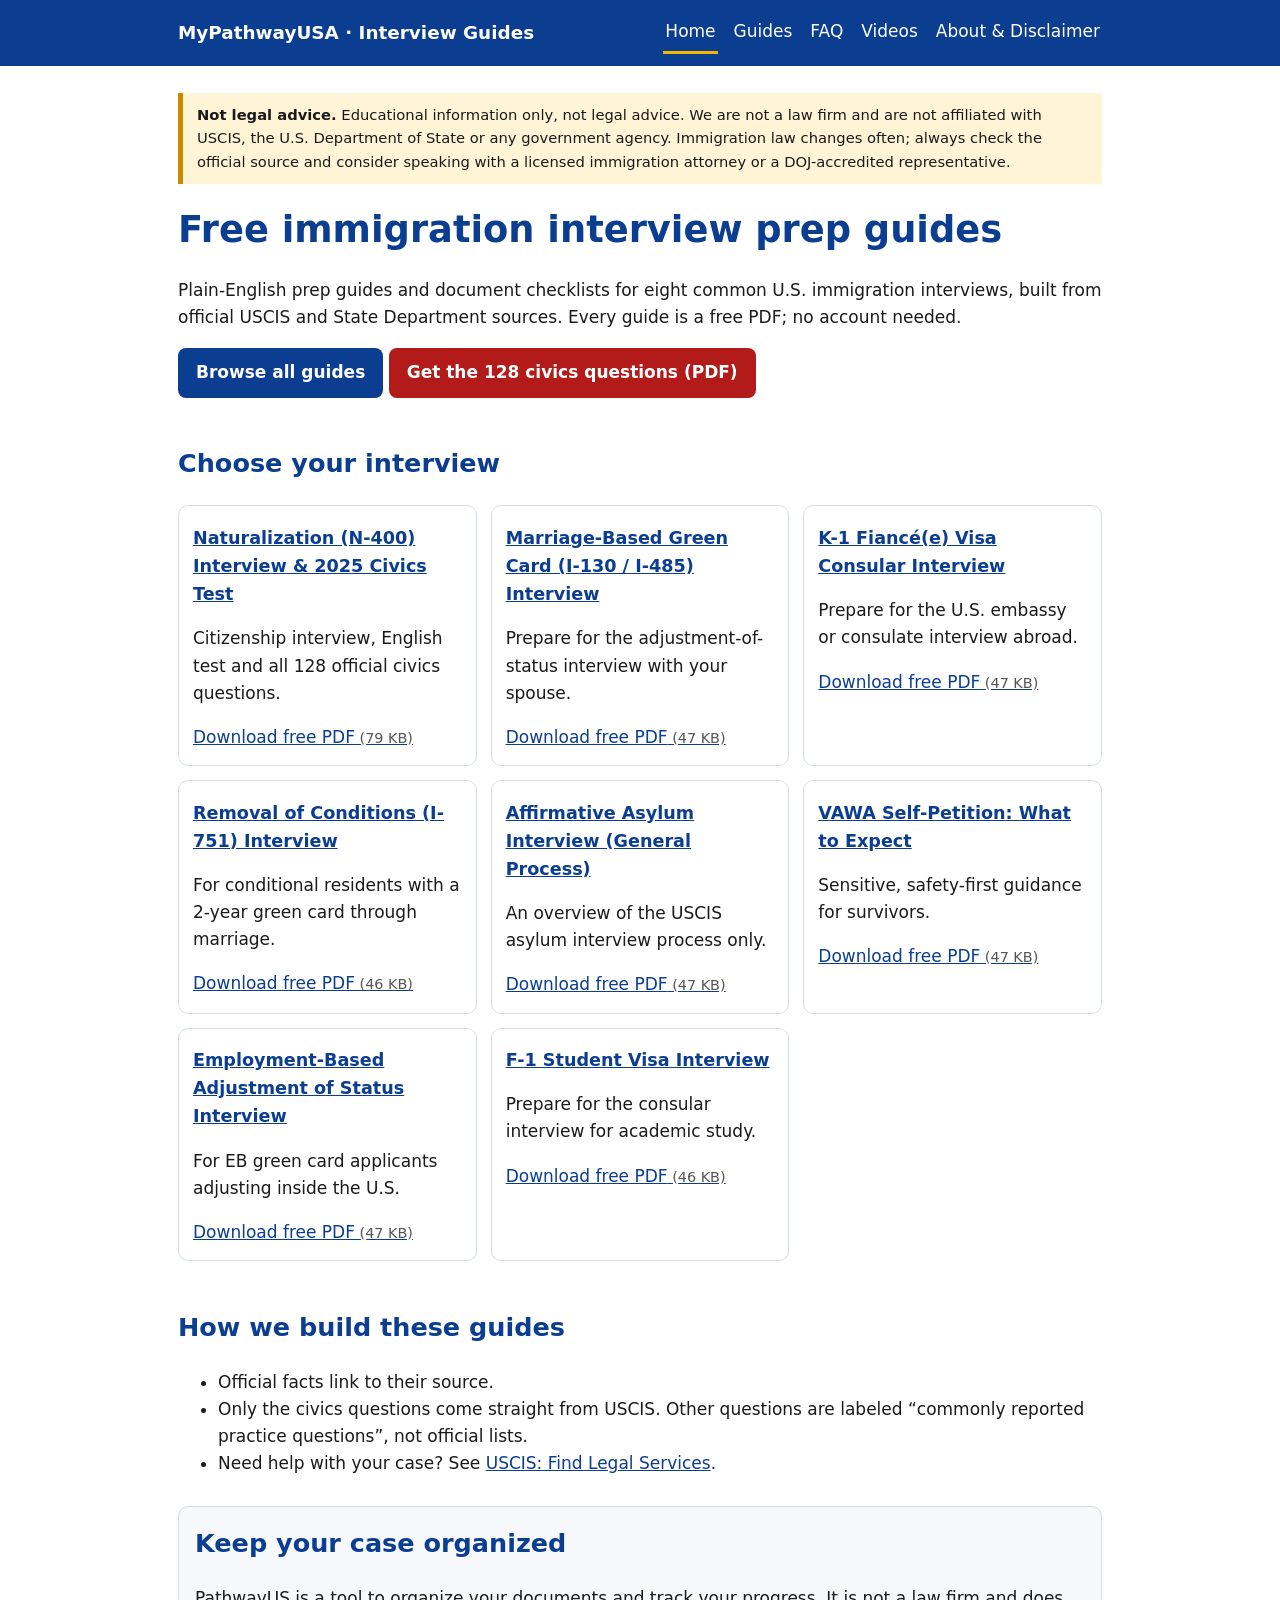
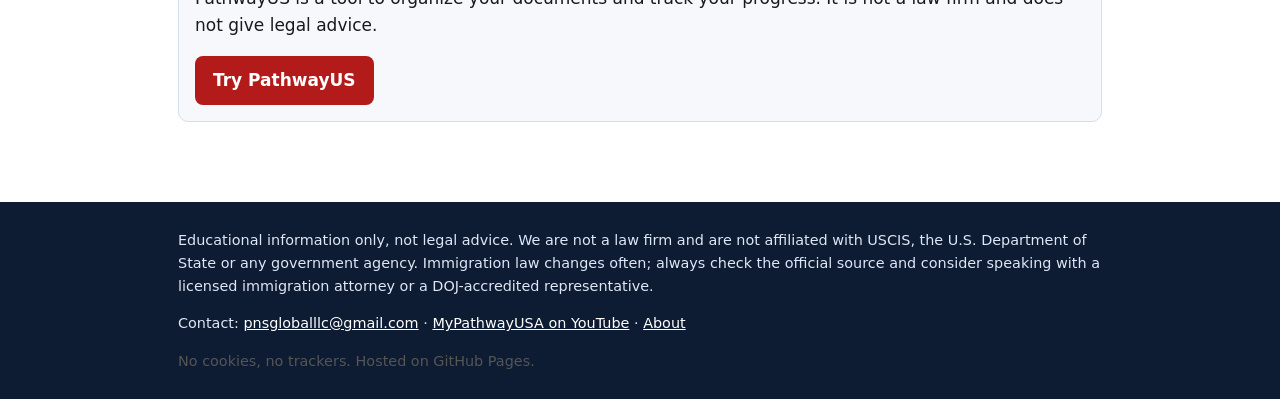
<file: index.html>
<!doctype html><html lang="en"><head><meta charset="utf-8"><meta name="viewport" content="width=device-width,initial-scale=1">
<title>Free Immigration Interview Prep Guides | Free Immigration Interview Guides</title><meta name="description" content="Free, source-cited PDF prep guides for U.S. immigration interviews: citizenship (128 civics questions), marriage green card, K-1, I-751, asylum, VAWA, employment and F-1."><link rel="canonical" href="https://yarosim.github.io/immigration-interview-guides/">
<meta property="og:type" content="website"><meta property="og:title" content="Free Immigration Interview Prep Guides"><meta property="og:description" content="Free, source-cited PDF prep guides for U.S. immigration interviews: citizenship (128 civics questions), marriage green card, K-1, I-751, asylum, VAWA, employment and F-1."><meta property="og:url" content="https://yarosim.github.io/immigration-interview-guides/"><meta name="twitter:card" content="summary">
<meta name="theme-color" content="#0b3d91"><link rel="stylesheet" href="assets/style.css"><script type="application/ld+json">{"@context": "https://schema.org", "@type": "WebPage", "name": "Free Immigration Interview Prep Guides", "description": "Free, source-cited PDF prep guides for U.S. immigration interviews: citizenship (128 civics questions), marriage green card, K-1, I-751, asylum, VAWA, employment and F-1.", "url": "https://yarosim.github.io/immigration-interview-guides/", "inLanguage": "en-US"}</script></head>
<body><a class="skip" href="#main">Skip to content</a><header><div class="w"><a class="logo" href="index.html">MyPathwayUSA · Interview Guides</a><nav aria-label="Main"><ul><li><a href="index.html" aria-current="page">Home</a></li><li><a href="guides/">Guides</a></li><li><a href="faq.html">FAQ</a></li><li><a href="videos.html">Videos</a></li><li><a href="about.html">About & Disclaimer</a></li></ul></nav></div></header>
<main id="main"><div class="w"><p class="disc" role="note"><strong>Not legal advice.</strong> Educational information only, not legal advice. We are not a law firm and are not affiliated with USCIS, the U.S. Department of State or any government agency. Immigration law changes often; always check the official source and consider speaking with a licensed immigration attorney or a DOJ-accredited representative.</p><h1>Free immigration interview prep guides</h1><p>Plain-English prep guides and document checklists for eight common U.S. immigration interviews, built from official USCIS and State Department sources. Every guide is a free PDF; no account needed.</p>
<p><a class="btn alt" href="guides/">Browse all guides</a> <a class="btn" href="downloads/naturalization-n400-guide.pdf" download>Get the 128 civics questions (PDF)</a></p><h2>Choose your interview</h2><ul class="grid"><li class="card"><h3><a href="guides/naturalization-n400.html">Naturalization (N-400) Interview &amp; 2025 Civics Test</a></h3><p>Citizenship interview, English test and all 128 official civics questions.</p><a href="downloads/naturalization-n400-guide.pdf" download>Download free PDF<span class="note"> (79 KB)</span></a></li><li class="card"><h3><a href="guides/marriage-green-card-i485.html">Marriage-Based Green Card (I-130 / I-485) Interview</a></h3><p>Prepare for the adjustment-of-status interview with your spouse.</p><a href="downloads/marriage-green-card-i485-guide.pdf" download>Download free PDF<span class="note"> (47 KB)</span></a></li><li class="card"><h3><a href="guides/k1-fiance-visa.html">K-1 Fiancé(e) Visa Consular Interview</a></h3><p>Prepare for the U.S. embassy or consulate interview abroad.</p><a href="downloads/k1-fiance-visa-guide.pdf" download>Download free PDF<span class="note"> (47 KB)</span></a></li><li class="card"><h3><a href="guides/removal-of-conditions-i751.html">Removal of Conditions (I-751) Interview</a></h3><p>For conditional residents with a 2-year green card through marriage.</p><a href="downloads/removal-of-conditions-i751-guide.pdf" download>Download free PDF<span class="note"> (46 KB)</span></a></li><li class="card"><h3><a href="guides/asylum-interview.html">Affirmative Asylum Interview (General Process)</a></h3><p>An overview of the USCIS asylum interview process only.</p><a href="downloads/asylum-interview-guide.pdf" download>Download free PDF<span class="note"> (47 KB)</span></a></li><li class="card"><h3><a href="guides/vawa-self-petition.html">VAWA Self-Petition: What to Expect</a></h3><p>Sensitive, safety-first guidance for survivors.</p><a href="downloads/vawa-self-petition-guide.pdf" download>Download free PDF<span class="note"> (47 KB)</span></a></li><li class="card"><h3><a href="guides/employment-based-adjustment.html">Employment-Based Adjustment of Status Interview</a></h3><p>For EB green card applicants adjusting inside the U.S.</p><a href="downloads/employment-based-adjustment-guide.pdf" download>Download free PDF<span class="note"> (47 KB)</span></a></li><li class="card"><h3><a href="guides/f1-student-visa.html">F-1 Student Visa Interview</a></h3><p>Prepare for the consular interview for academic study.</p><a href="downloads/f1-student-visa-guide.pdf" download>Download free PDF<span class="note"> (46 KB)</span></a></li></ul>
<h2>How we build these guides</h2><ul><li>Official facts link to their source.</li><li>Only the civics questions come straight from USCIS. Other questions are labeled “commonly reported practice questions”, not official lists.</li><li>Need help with your case? See <a href="https://www.uscis.gov/scams-fraud-and-misconduct/avoid-scams/find-legal-services">USCIS: Find Legal Services</a>.</li></ul>
<aside class="cta" aria-label="Organizing tool"><h2 style="margin-top:0">Keep your case organized</h2><p>PathwayUS is a tool to organize your documents and track your progress. It is not a law firm and does not give legal advice.</p><a class="btn" href="https://mypathwayusa.com/landing?utm_source=github&utm_medium=site&utm_campaign=interview-guides" rel="noopener">Try PathwayUS</a></aside></div></main>
<footer><div class="w"><p>Educational information only, not legal advice. We are not a law firm and are not affiliated with USCIS, the U.S. Department of State or any government agency. Immigration law changes often; always check the official source and consider speaking with a licensed immigration attorney or a DOJ-accredited representative.</p><p>Contact: <a href="mailto:pnsgloballlc@gmail.com">pnsgloballlc@gmail.com</a> · <a href="https://www.youtube.com/watch?v=2NgMzco5aYo">MyPathwayUSA on YouTube</a> · <a href="about.html">About</a></p><p class="note">No cookies, no trackers. Hosted on GitHub Pages.</p></div></footer></body></html>
</file>
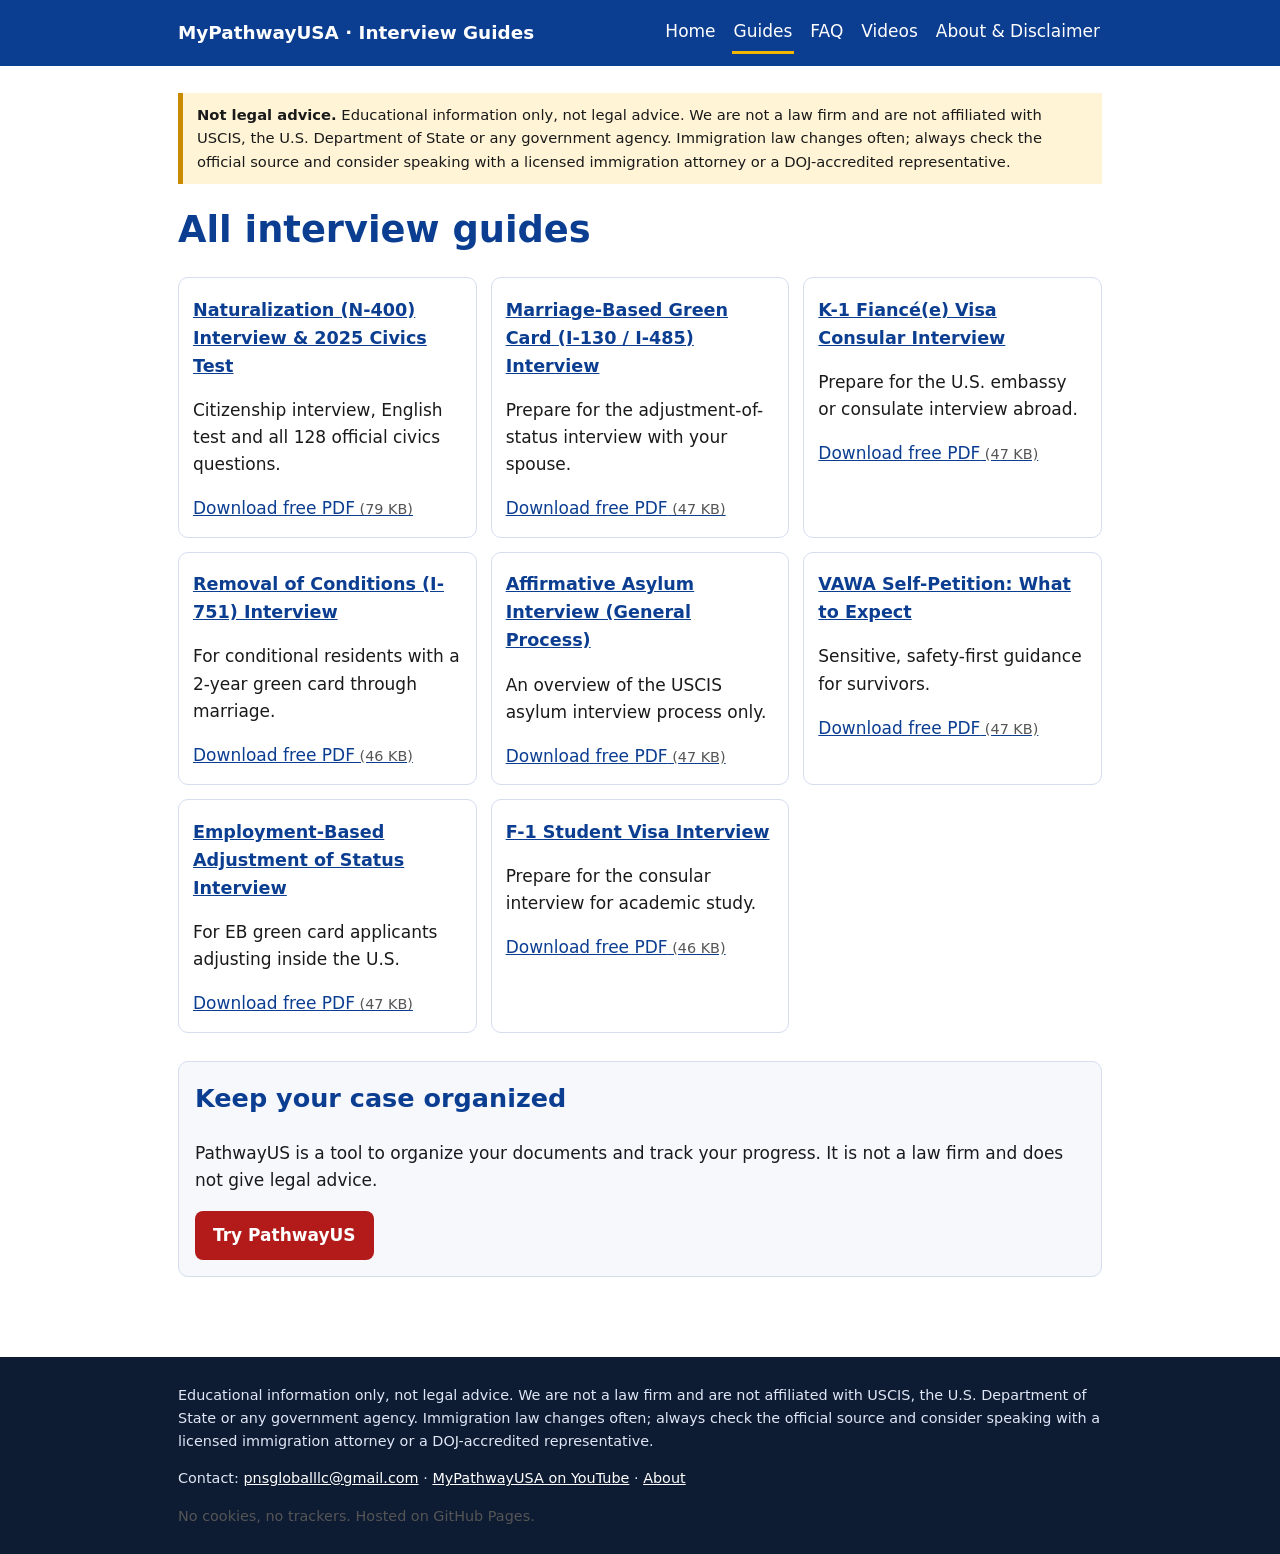
<file: guides/index.html>
<!doctype html><html lang="en"><head><meta charset="utf-8"><meta name="viewport" content="width=device-width,initial-scale=1">
<title>All Interview Guides | Free Immigration Interview Guides</title><meta name="description" content="Index of free immigration interview prep guides with downloadable PDFs."><link rel="canonical" href="https://yarosim.github.io/immigration-interview-guides/guides/">
<meta property="og:type" content="website"><meta property="og:title" content="All Interview Guides"><meta property="og:description" content="Index of free immigration interview prep guides with downloadable PDFs."><meta property="og:url" content="https://yarosim.github.io/immigration-interview-guides/guides/"><meta name="twitter:card" content="summary">
<meta name="theme-color" content="#0b3d91"><link rel="stylesheet" href="../assets/style.css"><script type="application/ld+json">{"@context": "https://schema.org", "@type": "WebPage", "name": "All Interview Guides", "description": "Index of free immigration interview prep guides with downloadable PDFs.", "url": "https://yarosim.github.io/immigration-interview-guides/guides/", "inLanguage": "en-US"}</script></head>
<body><a class="skip" href="#main">Skip to content</a><header><div class="w"><a class="logo" href="../index.html">MyPathwayUSA · Interview Guides</a><nav aria-label="Main"><ul><li><a href="../index.html">Home</a></li><li><a href="../guides/" aria-current="page">Guides</a></li><li><a href="../faq.html">FAQ</a></li><li><a href="../videos.html">Videos</a></li><li><a href="../about.html">About & Disclaimer</a></li></ul></nav></div></header>
<main id="main"><div class="w"><p class="disc" role="note"><strong>Not legal advice.</strong> Educational information only, not legal advice. We are not a law firm and are not affiliated with USCIS, the U.S. Department of State or any government agency. Immigration law changes often; always check the official source and consider speaking with a licensed immigration attorney or a DOJ-accredited representative.</p><h1>All interview guides</h1><ul class="grid"><li class="card"><h3><a href="../guides/naturalization-n400.html">Naturalization (N-400) Interview &amp; 2025 Civics Test</a></h3><p>Citizenship interview, English test and all 128 official civics questions.</p><a href="../downloads/naturalization-n400-guide.pdf" download>Download free PDF<span class="note"> (79 KB)</span></a></li><li class="card"><h3><a href="../guides/marriage-green-card-i485.html">Marriage-Based Green Card (I-130 / I-485) Interview</a></h3><p>Prepare for the adjustment-of-status interview with your spouse.</p><a href="../downloads/marriage-green-card-i485-guide.pdf" download>Download free PDF<span class="note"> (47 KB)</span></a></li><li class="card"><h3><a href="../guides/k1-fiance-visa.html">K-1 Fiancé(e) Visa Consular Interview</a></h3><p>Prepare for the U.S. embassy or consulate interview abroad.</p><a href="../downloads/k1-fiance-visa-guide.pdf" download>Download free PDF<span class="note"> (47 KB)</span></a></li><li class="card"><h3><a href="../guides/removal-of-conditions-i751.html">Removal of Conditions (I-751) Interview</a></h3><p>For conditional residents with a 2-year green card through marriage.</p><a href="../downloads/removal-of-conditions-i751-guide.pdf" download>Download free PDF<span class="note"> (46 KB)</span></a></li><li class="card"><h3><a href="../guides/asylum-interview.html">Affirmative Asylum Interview (General Process)</a></h3><p>An overview of the USCIS asylum interview process only.</p><a href="../downloads/asylum-interview-guide.pdf" download>Download free PDF<span class="note"> (47 KB)</span></a></li><li class="card"><h3><a href="../guides/vawa-self-petition.html">VAWA Self-Petition: What to Expect</a></h3><p>Sensitive, safety-first guidance for survivors.</p><a href="../downloads/vawa-self-petition-guide.pdf" download>Download free PDF<span class="note"> (47 KB)</span></a></li><li class="card"><h3><a href="../guides/employment-based-adjustment.html">Employment-Based Adjustment of Status Interview</a></h3><p>For EB green card applicants adjusting inside the U.S.</p><a href="../downloads/employment-based-adjustment-guide.pdf" download>Download free PDF<span class="note"> (47 KB)</span></a></li><li class="card"><h3><a href="../guides/f1-student-visa.html">F-1 Student Visa Interview</a></h3><p>Prepare for the consular interview for academic study.</p><a href="../downloads/f1-student-visa-guide.pdf" download>Download free PDF<span class="note"> (46 KB)</span></a></li></ul>
<aside class="cta" aria-label="Organizing tool"><h2 style="margin-top:0">Keep your case organized</h2><p>PathwayUS is a tool to organize your documents and track your progress. It is not a law firm and does not give legal advice.</p><a class="btn" href="https://mypathwayusa.com/landing?utm_source=github&utm_medium=site&utm_campaign=interview-guides" rel="noopener">Try PathwayUS</a></aside></div></main>
<footer><div class="w"><p>Educational information only, not legal advice. We are not a law firm and are not affiliated with USCIS, the U.S. Department of State or any government agency. Immigration law changes often; always check the official source and consider speaking with a licensed immigration attorney or a DOJ-accredited representative.</p><p>Contact: <a href="mailto:pnsgloballlc@gmail.com">pnsgloballlc@gmail.com</a> · <a href="https://www.youtube.com/watch?v=2NgMzco5aYo">MyPathwayUSA on YouTube</a> · <a href="../about.html">About</a></p><p class="note">No cookies, no trackers. Hosted on GitHub Pages.</p></div></footer></body></html>
</file>
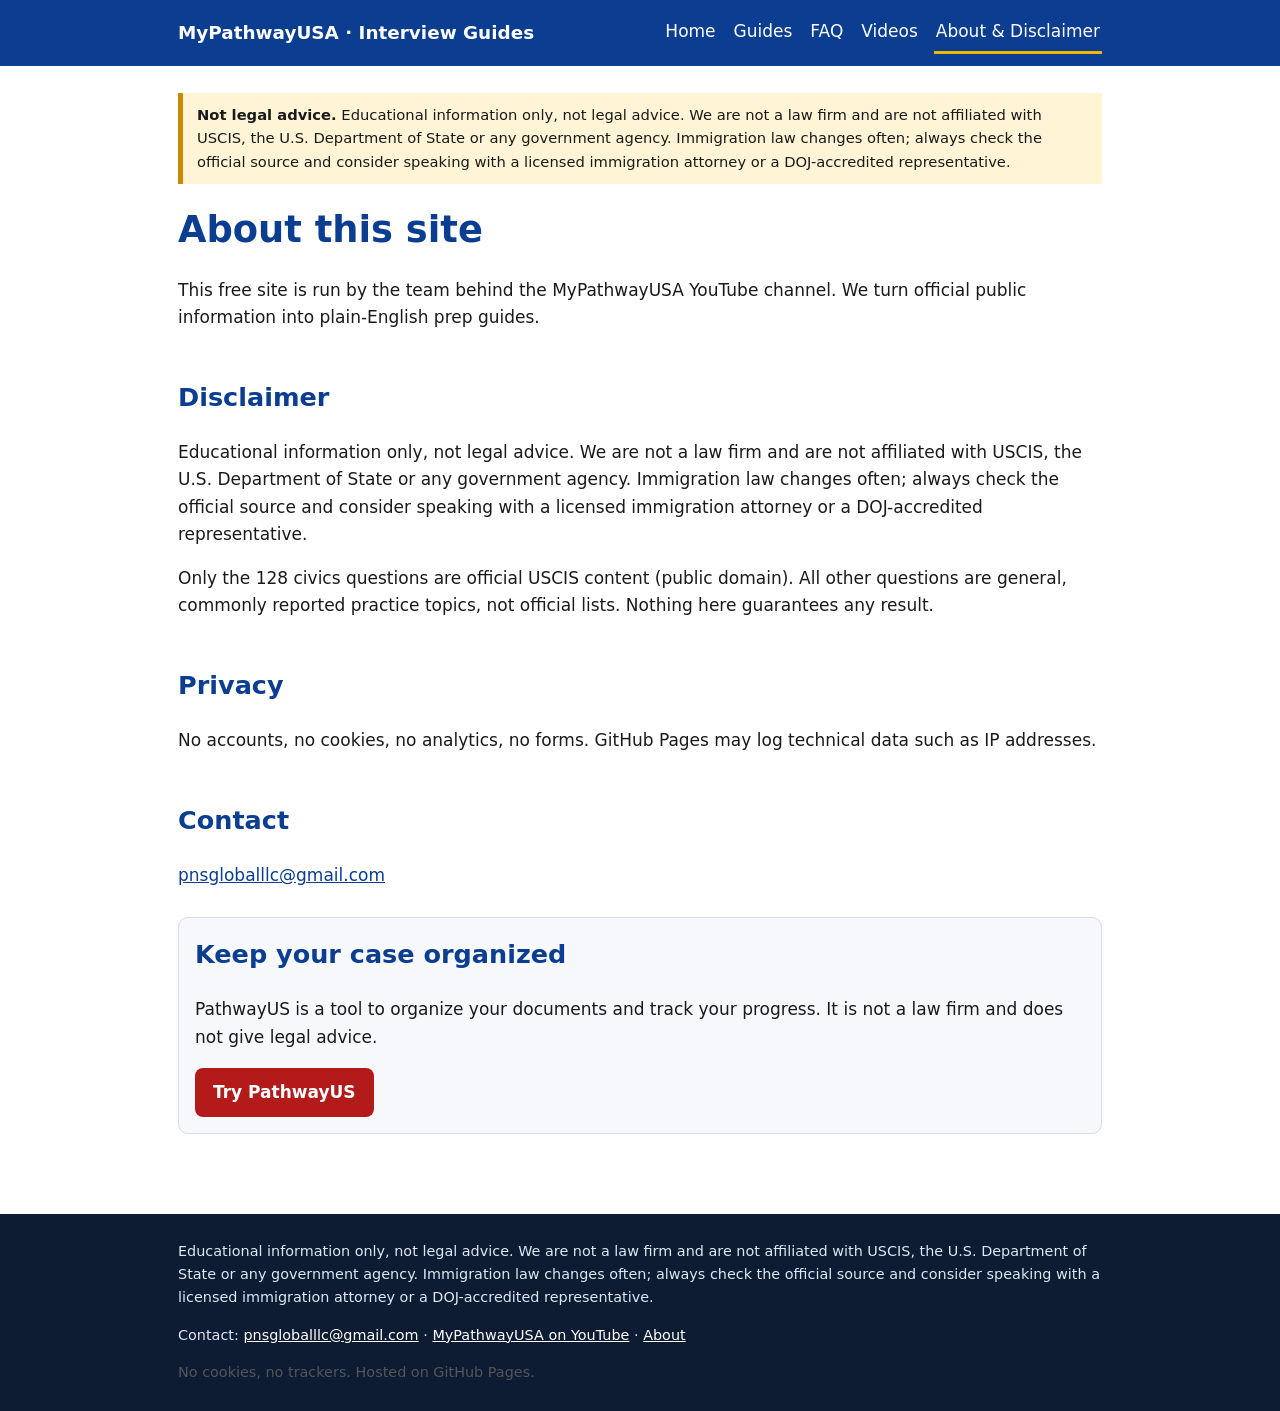
<file: about.html>
<!doctype html><html lang="en"><head><meta charset="utf-8"><meta name="viewport" content="width=device-width,initial-scale=1">
<title>About &amp; Disclaimer | Free Immigration Interview Guides</title><meta name="description" content="About this free educational site and full disclaimer."><link rel="canonical" href="https://yarosim.github.io/immigration-interview-guides/about.html">
<meta property="og:type" content="website"><meta property="og:title" content="About &amp; Disclaimer"><meta property="og:description" content="About this free educational site and full disclaimer."><meta property="og:url" content="https://yarosim.github.io/immigration-interview-guides/about.html"><meta name="twitter:card" content="summary">
<meta name="theme-color" content="#0b3d91"><link rel="stylesheet" href="assets/style.css"><script type="application/ld+json">{"@context": "https://schema.org", "@type": "WebPage", "name": "About & Disclaimer", "description": "About this free educational site and full disclaimer.", "url": "https://yarosim.github.io/immigration-interview-guides/about.html", "inLanguage": "en-US"}</script></head>
<body><a class="skip" href="#main">Skip to content</a><header><div class="w"><a class="logo" href="index.html">MyPathwayUSA · Interview Guides</a><nav aria-label="Main"><ul><li><a href="index.html">Home</a></li><li><a href="guides/">Guides</a></li><li><a href="faq.html">FAQ</a></li><li><a href="videos.html">Videos</a></li><li><a href="about.html" aria-current="page">About & Disclaimer</a></li></ul></nav></div></header>
<main id="main"><div class="w"><p class="disc" role="note"><strong>Not legal advice.</strong> Educational information only, not legal advice. We are not a law firm and are not affiliated with USCIS, the U.S. Department of State or any government agency. Immigration law changes often; always check the official source and consider speaking with a licensed immigration attorney or a DOJ-accredited representative.</p><h1>About this site</h1><p>This free site is run by the team behind the MyPathwayUSA YouTube channel. We turn official public information into plain-English prep guides.</p>
<h2>Disclaimer</h2><p>Educational information only, not legal advice. We are not a law firm and are not affiliated with USCIS, the U.S. Department of State or any government agency. Immigration law changes often; always check the official source and consider speaking with a licensed immigration attorney or a DOJ-accredited representative.</p><p>Only the 128 civics questions are official USCIS content (public domain). All other questions are general, commonly reported practice topics, not official lists. Nothing here guarantees any result.</p>
<h2>Privacy</h2><p>No accounts, no cookies, no analytics, no forms. GitHub Pages may log technical data such as IP addresses.</p><h2>Contact</h2><p><a href="mailto:pnsgloballlc@gmail.com">pnsgloballlc@gmail.com</a></p>
<aside class="cta" aria-label="Organizing tool"><h2 style="margin-top:0">Keep your case organized</h2><p>PathwayUS is a tool to organize your documents and track your progress. It is not a law firm and does not give legal advice.</p><a class="btn" href="https://mypathwayusa.com/landing?utm_source=github&utm_medium=site&utm_campaign=interview-guides" rel="noopener">Try PathwayUS</a></aside></div></main>
<footer><div class="w"><p>Educational information only, not legal advice. We are not a law firm and are not affiliated with USCIS, the U.S. Department of State or any government agency. Immigration law changes often; always check the official source and consider speaking with a licensed immigration attorney or a DOJ-accredited representative.</p><p>Contact: <a href="mailto:pnsgloballlc@gmail.com">pnsgloballlc@gmail.com</a> · <a href="https://www.youtube.com/watch?v=2NgMzco5aYo">MyPathwayUSA on YouTube</a> · <a href="about.html">About</a></p><p class="note">No cookies, no trackers. Hosted on GitHub Pages.</p></div></footer></body></html>
</file>
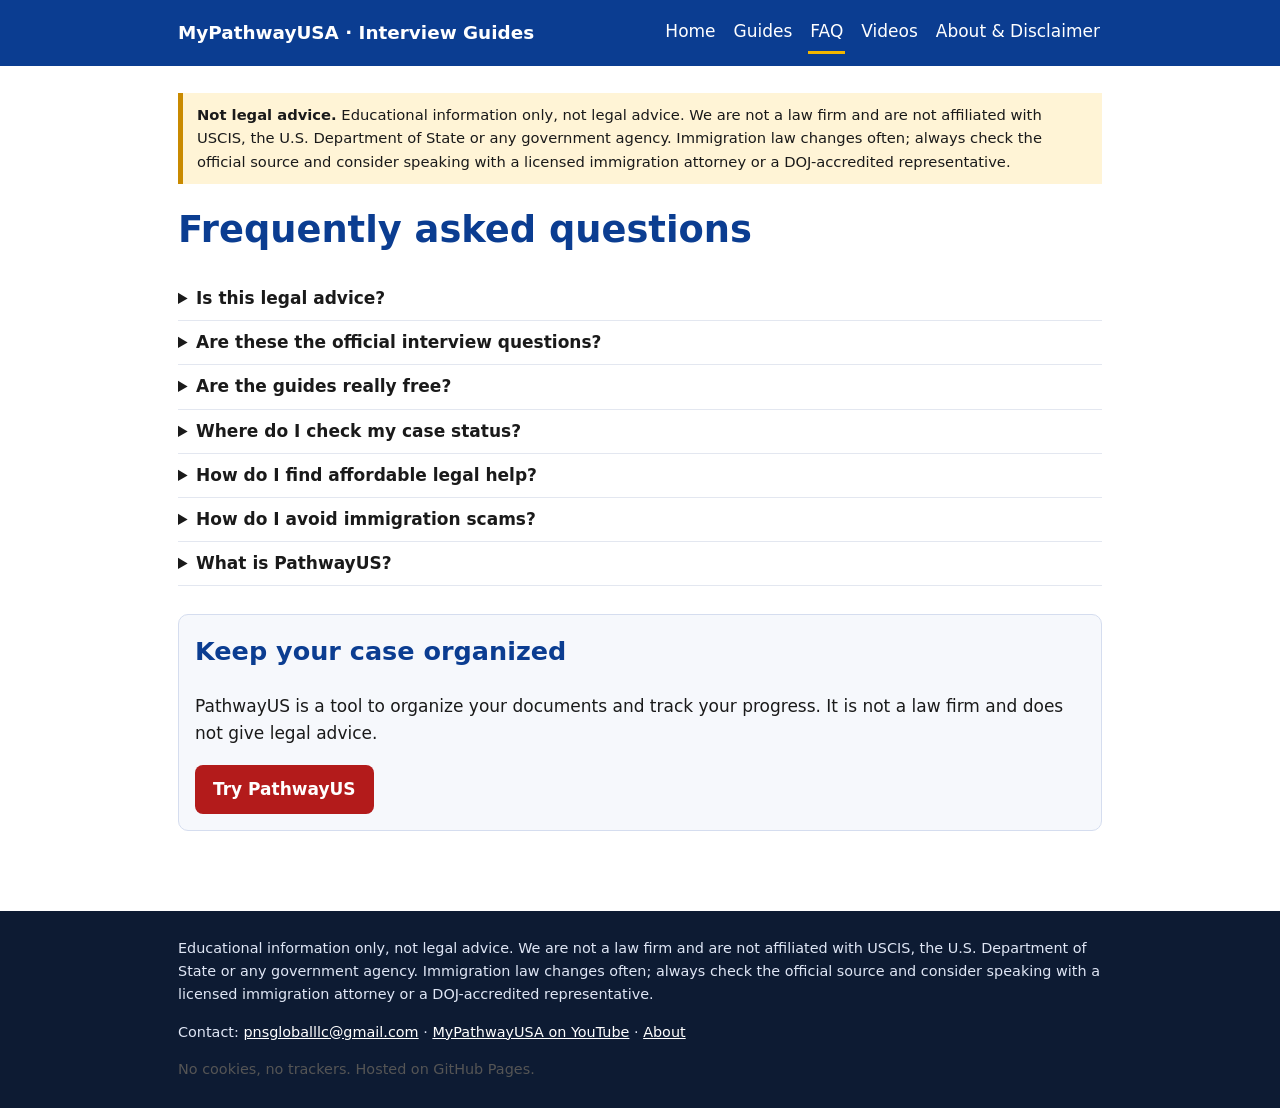
<file: faq.html>
<!doctype html><html lang="en"><head><meta charset="utf-8"><meta name="viewport" content="width=device-width,initial-scale=1">
<title>Frequently Asked Questions | Free Immigration Interview Guides</title><meta name="description" content="Common questions about our free immigration interview guides."><link rel="canonical" href="https://yarosim.github.io/immigration-interview-guides/faq.html">
<meta property="og:type" content="website"><meta property="og:title" content="Frequently Asked Questions"><meta property="og:description" content="Common questions about our free immigration interview guides."><meta property="og:url" content="https://yarosim.github.io/immigration-interview-guides/faq.html"><meta name="twitter:card" content="summary">
<meta name="theme-color" content="#0b3d91"><link rel="stylesheet" href="assets/style.css"><script type="application/ld+json">{"@context": "https://schema.org", "@type": "WebPage", "name": "Frequently Asked Questions", "description": "Common questions about our free immigration interview guides.", "url": "https://yarosim.github.io/immigration-interview-guides/faq.html", "inLanguage": "en-US"}</script></head>
<body><a class="skip" href="#main">Skip to content</a><header><div class="w"><a class="logo" href="index.html">MyPathwayUSA · Interview Guides</a><nav aria-label="Main"><ul><li><a href="index.html">Home</a></li><li><a href="guides/">Guides</a></li><li><a href="faq.html" aria-current="page">FAQ</a></li><li><a href="videos.html">Videos</a></li><li><a href="about.html">About & Disclaimer</a></li></ul></nav></div></header>
<main id="main"><div class="w"><p class="disc" role="note"><strong>Not legal advice.</strong> Educational information only, not legal advice. We are not a law firm and are not affiliated with USCIS, the U.S. Department of State or any government agency. Immigration law changes often; always check the official source and consider speaking with a licensed immigration attorney or a DOJ-accredited representative.</p><h1>Frequently asked questions</h1><details><summary>Is this legal advice?</summary><p>No. This site is educational only. For advice about your case, talk to a licensed immigration attorney or a DOJ-accredited representative.</p></details><details><summary>Are these the official interview questions?</summary><p>Only the 128 civics questions in the naturalization guide come directly from USCIS. Everything labeled &#x27;commonly reported practice questions&#x27; is general preparation and not an official list.</p></details><details><summary>Are the guides really free?</summary><p>Yes. All PDF guides on this site are free to download, with no account required.</p></details><details><summary>Where do I check my case status?</summary><p>Use the official USCIS case status tools at uscis.gov or my.uscis.gov.</p></details><details><summary>How do I find affordable legal help?</summary><p>USCIS keeps a page on finding legal services, including DOJ-accredited representatives at recognized nonprofits.</p></details><details><summary>How do I avoid immigration scams?</summary><p>Never pay anyone who promises guaranteed results. USCIS forms are free to download from uscis.gov. Report suspected fraud at uscis.gov/report-fraud.</p></details><details><summary>What is PathwayUS?</summary><p>PathwayUS is a tool you can use to organize your documents and track your progress. It is not a law firm and does not provide legal advice.</p></details><script type="application/ld+json">{"@context": "https://schema.org", "@type": "FAQPage", "mainEntity": [{"@type": "Question", "name": "Is this legal advice?", "acceptedAnswer": {"@type": "Answer", "text": "No. This site is educational only. For advice about your case, talk to a licensed immigration attorney or a DOJ-accredited representative."}}, {"@type": "Question", "name": "Are these the official interview questions?", "acceptedAnswer": {"@type": "Answer", "text": "Only the 128 civics questions in the naturalization guide come directly from USCIS. Everything labeled 'commonly reported practice questions' is general preparation and not an official list."}}, {"@type": "Question", "name": "Are the guides really free?", "acceptedAnswer": {"@type": "Answer", "text": "Yes. All PDF guides on this site are free to download, with no account required."}}, {"@type": "Question", "name": "Where do I check my case status?", "acceptedAnswer": {"@type": "Answer", "text": "Use the official USCIS case status tools at uscis.gov or my.uscis.gov."}}, {"@type": "Question", "name": "How do I find affordable legal help?", "acceptedAnswer": {"@type": "Answer", "text": "USCIS keeps a page on finding legal services, including DOJ-accredited representatives at recognized nonprofits."}}, {"@type": "Question", "name": "How do I avoid immigration scams?", "acceptedAnswer": {"@type": "Answer", "text": "Never pay anyone who promises guaranteed results. USCIS forms are free to download from uscis.gov. Report suspected fraud at uscis.gov/report-fraud."}}, {"@type": "Question", "name": "What is PathwayUS?", "acceptedAnswer": {"@type": "Answer", "text": "PathwayUS is a tool you can use to organize your documents and track your progress. It is not a law firm and does not provide legal advice."}}]}</script>
<aside class="cta" aria-label="Organizing tool"><h2 style="margin-top:0">Keep your case organized</h2><p>PathwayUS is a tool to organize your documents and track your progress. It is not a law firm and does not give legal advice.</p><a class="btn" href="https://mypathwayusa.com/landing?utm_source=github&utm_medium=site&utm_campaign=interview-guides" rel="noopener">Try PathwayUS</a></aside></div></main>
<footer><div class="w"><p>Educational information only, not legal advice. We are not a law firm and are not affiliated with USCIS, the U.S. Department of State or any government agency. Immigration law changes often; always check the official source and consider speaking with a licensed immigration attorney or a DOJ-accredited representative.</p><p>Contact: <a href="mailto:pnsgloballlc@gmail.com">pnsgloballlc@gmail.com</a> · <a href="https://www.youtube.com/watch?v=2NgMzco5aYo">MyPathwayUSA on YouTube</a> · <a href="about.html">About</a></p><p class="note">No cookies, no trackers. Hosted on GitHub Pages.</p></div></footer></body></html>
</file>
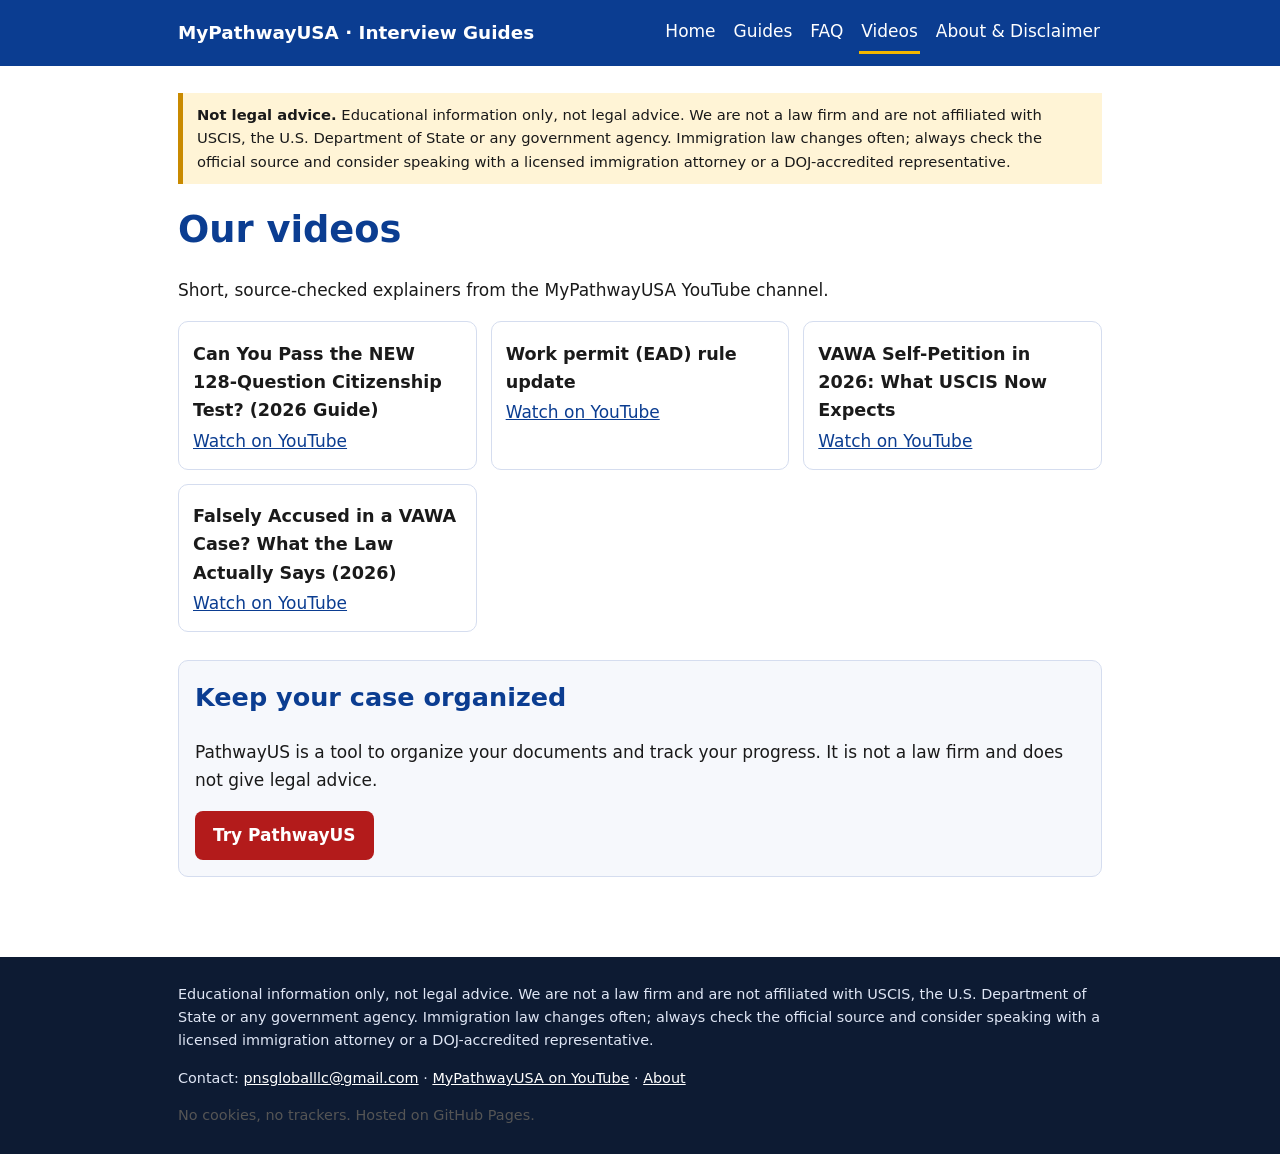
<file: videos.html>
<!doctype html><html lang="en"><head><meta charset="utf-8"><meta name="viewport" content="width=device-width,initial-scale=1">
<title>MyPathwayUSA Videos | Free Immigration Interview Guides</title><meta name="description" content="Watch MyPathwayUSA explainer videos on citizenship, work permits and VAWA."><link rel="canonical" href="https://yarosim.github.io/immigration-interview-guides/videos.html">
<meta property="og:type" content="website"><meta property="og:title" content="MyPathwayUSA Videos"><meta property="og:description" content="Watch MyPathwayUSA explainer videos on citizenship, work permits and VAWA."><meta property="og:url" content="https://yarosim.github.io/immigration-interview-guides/videos.html"><meta name="twitter:card" content="summary">
<meta name="theme-color" content="#0b3d91"><link rel="stylesheet" href="assets/style.css"><script type="application/ld+json">{"@context": "https://schema.org", "@type": "WebPage", "name": "MyPathwayUSA Videos", "description": "Watch MyPathwayUSA explainer videos on citizenship, work permits and VAWA.", "url": "https://yarosim.github.io/immigration-interview-guides/videos.html", "inLanguage": "en-US"}</script></head>
<body><a class="skip" href="#main">Skip to content</a><header><div class="w"><a class="logo" href="index.html">MyPathwayUSA · Interview Guides</a><nav aria-label="Main"><ul><li><a href="index.html">Home</a></li><li><a href="guides/">Guides</a></li><li><a href="faq.html">FAQ</a></li><li><a href="videos.html" aria-current="page">Videos</a></li><li><a href="about.html">About & Disclaimer</a></li></ul></nav></div></header>
<main id="main"><div class="w"><p class="disc" role="note"><strong>Not legal advice.</strong> Educational information only, not legal advice. We are not a law firm and are not affiliated with USCIS, the U.S. Department of State or any government agency. Immigration law changes often; always check the official source and consider speaking with a licensed immigration attorney or a DOJ-accredited representative.</p><h1>Our videos</h1><p>Short, source-checked explainers from the MyPathwayUSA YouTube channel.</p><ul class="grid"><li class="card"><h3>Can You Pass the NEW 128-Question Citizenship Test? (2026 Guide)</h3><a href="https://youtu.be/2NgMzco5aYo">Watch on YouTube</a></li><li class="card"><h3>Work permit (EAD) rule update</h3><a href="https://youtu.be/CjM-8kGTFx4">Watch on YouTube</a></li><li class="card"><h3>VAWA Self-Petition in 2026: What USCIS Now Expects</h3><a href="https://youtu.be/CGN6CAPIPos">Watch on YouTube</a></li><li class="card"><h3>Falsely Accused in a VAWA Case? What the Law Actually Says (2026)</h3><a href="https://youtu.be/BLdE0H_Ee_s">Watch on YouTube</a></li></ul>
<aside class="cta" aria-label="Organizing tool"><h2 style="margin-top:0">Keep your case organized</h2><p>PathwayUS is a tool to organize your documents and track your progress. It is not a law firm and does not give legal advice.</p><a class="btn" href="https://mypathwayusa.com/landing?utm_source=github&utm_medium=site&utm_campaign=interview-guides" rel="noopener">Try PathwayUS</a></aside></div></main>
<footer><div class="w"><p>Educational information only, not legal advice. We are not a law firm and are not affiliated with USCIS, the U.S. Department of State or any government agency. Immigration law changes often; always check the official source and consider speaking with a licensed immigration attorney or a DOJ-accredited representative.</p><p>Contact: <a href="mailto:pnsgloballlc@gmail.com">pnsgloballlc@gmail.com</a> · <a href="https://www.youtube.com/watch?v=2NgMzco5aYo">MyPathwayUSA on YouTube</a> · <a href="about.html">About</a></p><p class="note">No cookies, no trackers. Hosted on GitHub Pages.</p></div></footer></body></html>
</file>
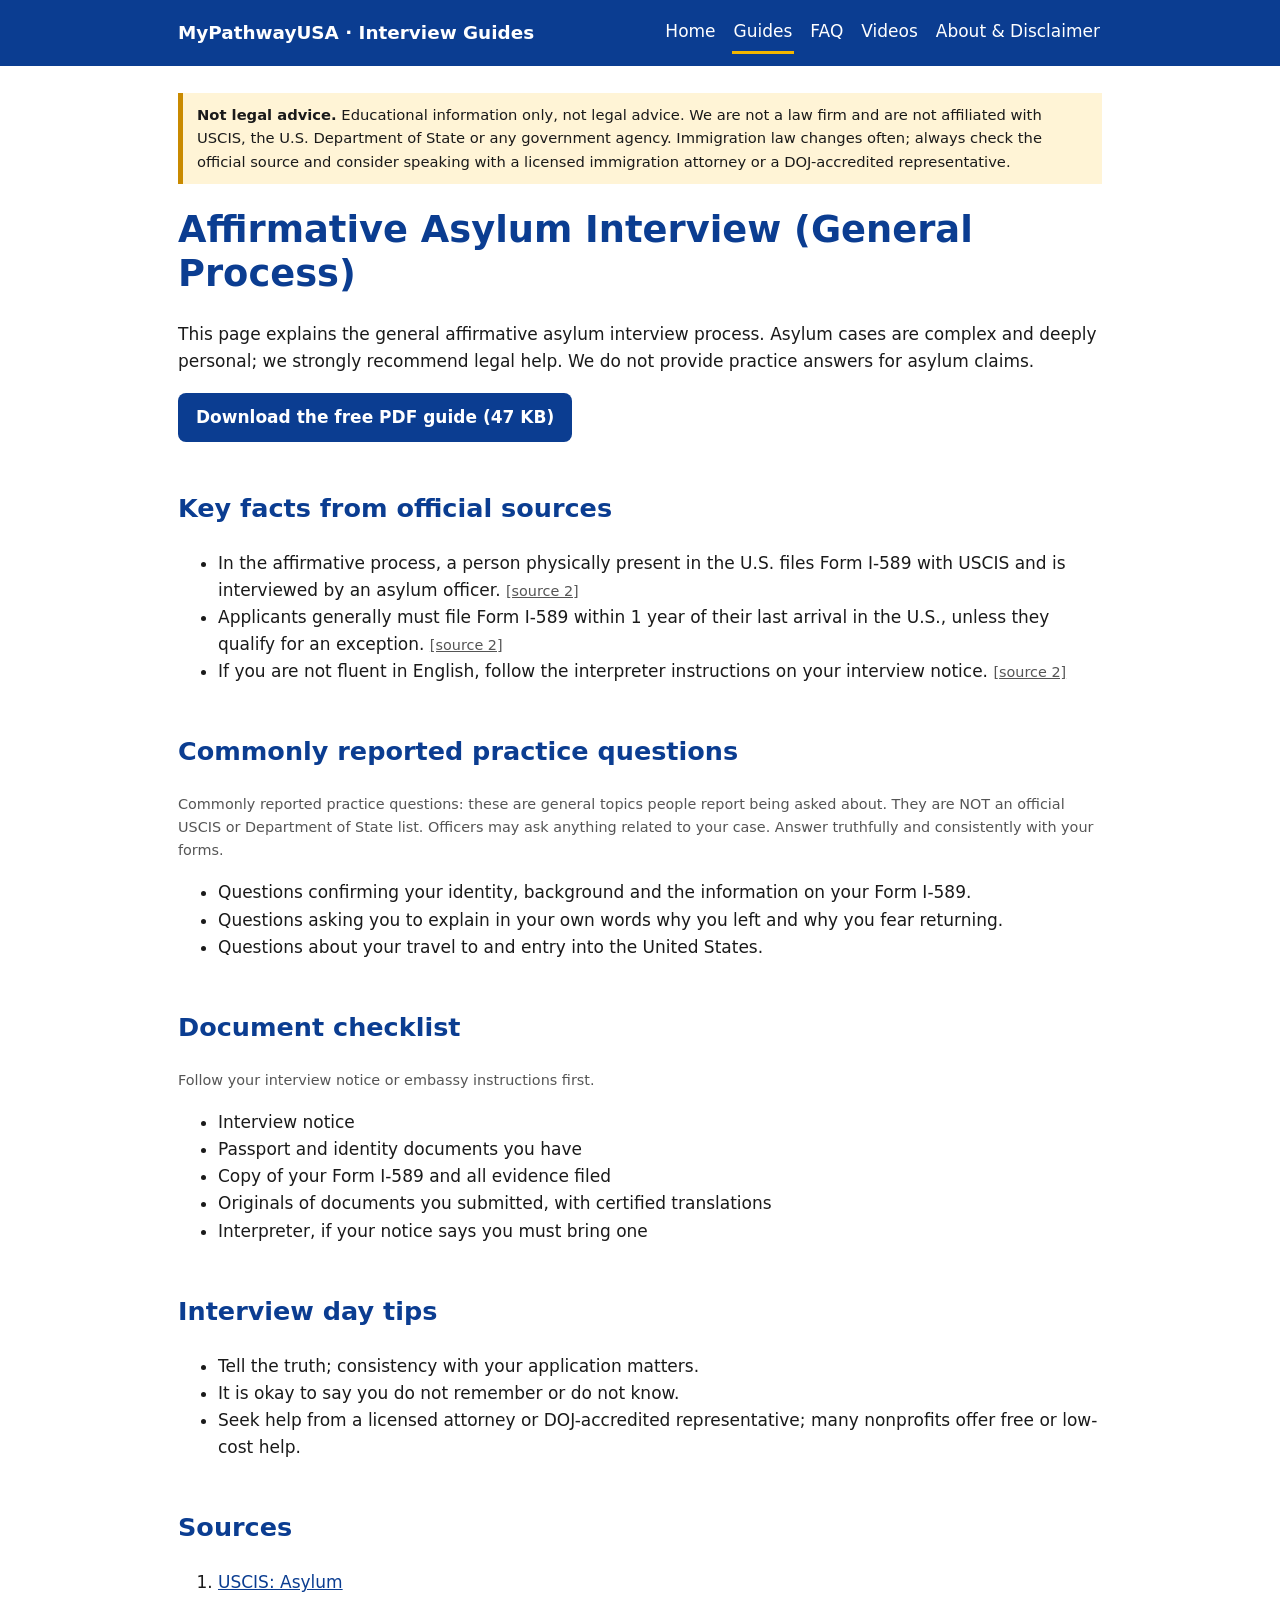
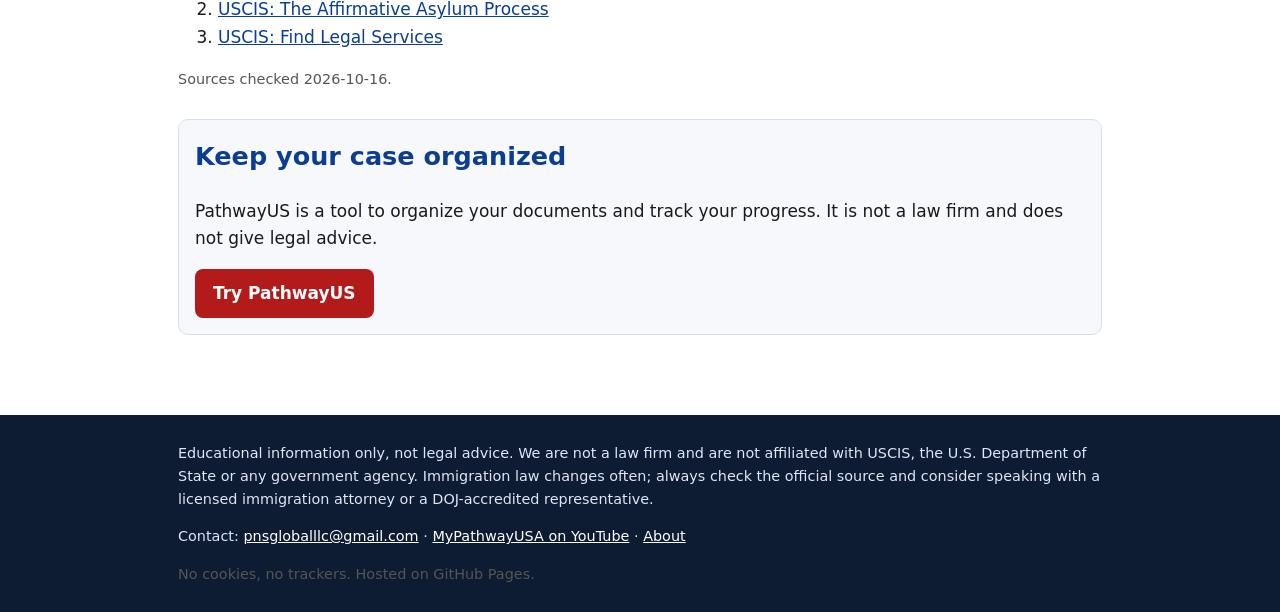
<file: guides/asylum-interview.html>
<!doctype html><html lang="en"><head><meta charset="utf-8"><meta name="viewport" content="width=device-width,initial-scale=1">
<title>Affirmative Asylum Interview (General Process) | Free Immigration Interview Guides</title><meta name="description" content="Free prep guide and PDF: An overview of the USCIS asylum interview process only. Source-cited, not legal advice."><link rel="canonical" href="https://yarosim.github.io/immigration-interview-guides/guides/asylum-interview.html">
<meta property="og:type" content="website"><meta property="og:title" content="Affirmative Asylum Interview (General Process)"><meta property="og:description" content="Free prep guide and PDF: An overview of the USCIS asylum interview process only. Source-cited, not legal advice."><meta property="og:url" content="https://yarosim.github.io/immigration-interview-guides/guides/asylum-interview.html"><meta name="twitter:card" content="summary">
<meta name="theme-color" content="#0b3d91"><link rel="stylesheet" href="../assets/style.css"><script type="application/ld+json">{"@context": "https://schema.org", "@type": "WebPage", "name": "Affirmative Asylum Interview (General Process)", "description": "Free prep guide and PDF: An overview of the USCIS asylum interview process only. Source-cited, not legal advice.", "url": "https://yarosim.github.io/immigration-interview-guides/guides/asylum-interview.html", "inLanguage": "en-US"}</script></head>
<body><a class="skip" href="#main">Skip to content</a><header><div class="w"><a class="logo" href="../index.html">MyPathwayUSA · Interview Guides</a><nav aria-label="Main"><ul><li><a href="../index.html">Home</a></li><li><a href="../guides/" aria-current="page">Guides</a></li><li><a href="../faq.html">FAQ</a></li><li><a href="../videos.html">Videos</a></li><li><a href="../about.html">About & Disclaimer</a></li></ul></nav></div></header>
<main id="main"><div class="w"><p class="disc" role="note"><strong>Not legal advice.</strong> Educational information only, not legal advice. We are not a law firm and are not affiliated with USCIS, the U.S. Department of State or any government agency. Immigration law changes often; always check the official source and consider speaking with a licensed immigration attorney or a DOJ-accredited representative.</p><h1>Affirmative Asylum Interview (General Process)</h1><p>This page explains the general affirmative asylum interview process. Asylum cases are complex and deeply personal; we strongly recommend legal help. We do not provide practice answers for asylum claims.</p><p><a class="btn alt" href="../downloads/asylum-interview-guide.pdf" download>Download the free PDF guide (47 KB)</a></p>
<h2>Key facts from official sources</h2><ul><li>In the affirmative process, a person physically present in the U.S. files Form I-589 with USCIS and is interviewed by an asylum officer. <a href="#src2" class="note">[source 2]</a></li><li>Applicants generally must file Form I-589 within 1 year of their last arrival in the U.S., unless they qualify for an exception. <a href="#src2" class="note">[source 2]</a></li><li>If you are not fluent in English, follow the interpreter instructions on your interview notice. <a href="#src2" class="note">[source 2]</a></li></ul>
<h2>Commonly reported practice questions</h2><p class="note">Commonly reported practice questions: these are general topics people report being asked about. They are NOT an official USCIS or Department of State list. Officers may ask anything related to your case. Answer truthfully and consistently with your forms.</p><ul><li>Questions confirming your identity, background and the information on your Form I-589.</li><li>Questions asking you to explain in your own words why you left and why you fear returning.</li><li>Questions about your travel to and entry into the United States.</li></ul>
<h2>Document checklist</h2><p class="note">Follow your interview notice or embassy instructions first.</p><ul><li>Interview notice</li><li>Passport and identity documents you have</li><li>Copy of your Form I-589 and all evidence filed</li><li>Originals of documents you submitted, with certified translations</li><li>Interpreter, if your notice says you must bring one</li></ul>
<h2>Interview day tips</h2><ul><li>Tell the truth; consistency with your application matters.</li><li>It is okay to say you do not remember or do not know.</li><li>Seek help from a licensed attorney or DOJ-accredited representative; many nonprofits offer free or low-cost help.</li></ul>
<h2>Sources</h2><ol><li id="src1"><a href="https://www.uscis.gov/humanitarian/refugees-and-asylum/asylum">USCIS: Asylum</a></li><li id="src2"><a href="https://www.uscis.gov/humanitarian/refugees-and-asylum/asylum/the-affirmative-asylum-process">USCIS: The Affirmative Asylum Process</a></li><li id="src3"><a href="https://www.uscis.gov/scams-fraud-and-misconduct/avoid-scams/find-legal-services">USCIS: Find Legal Services</a></li></ol><p class="note">Sources checked 2026-10-16.</p>
<aside class="cta" aria-label="Organizing tool"><h2 style="margin-top:0">Keep your case organized</h2><p>PathwayUS is a tool to organize your documents and track your progress. It is not a law firm and does not give legal advice.</p><a class="btn" href="https://mypathwayusa.com/landing?utm_source=github&utm_medium=site&utm_campaign=interview-guides" rel="noopener">Try PathwayUS</a></aside></div></main>
<footer><div class="w"><p>Educational information only, not legal advice. We are not a law firm and are not affiliated with USCIS, the U.S. Department of State or any government agency. Immigration law changes often; always check the official source and consider speaking with a licensed immigration attorney or a DOJ-accredited representative.</p><p>Contact: <a href="mailto:pnsgloballlc@gmail.com">pnsgloballlc@gmail.com</a> · <a href="https://www.youtube.com/watch?v=2NgMzco5aYo">MyPathwayUSA on YouTube</a> · <a href="../about.html">About</a></p><p class="note">No cookies, no trackers. Hosted on GitHub Pages.</p></div></footer></body></html>
</file>
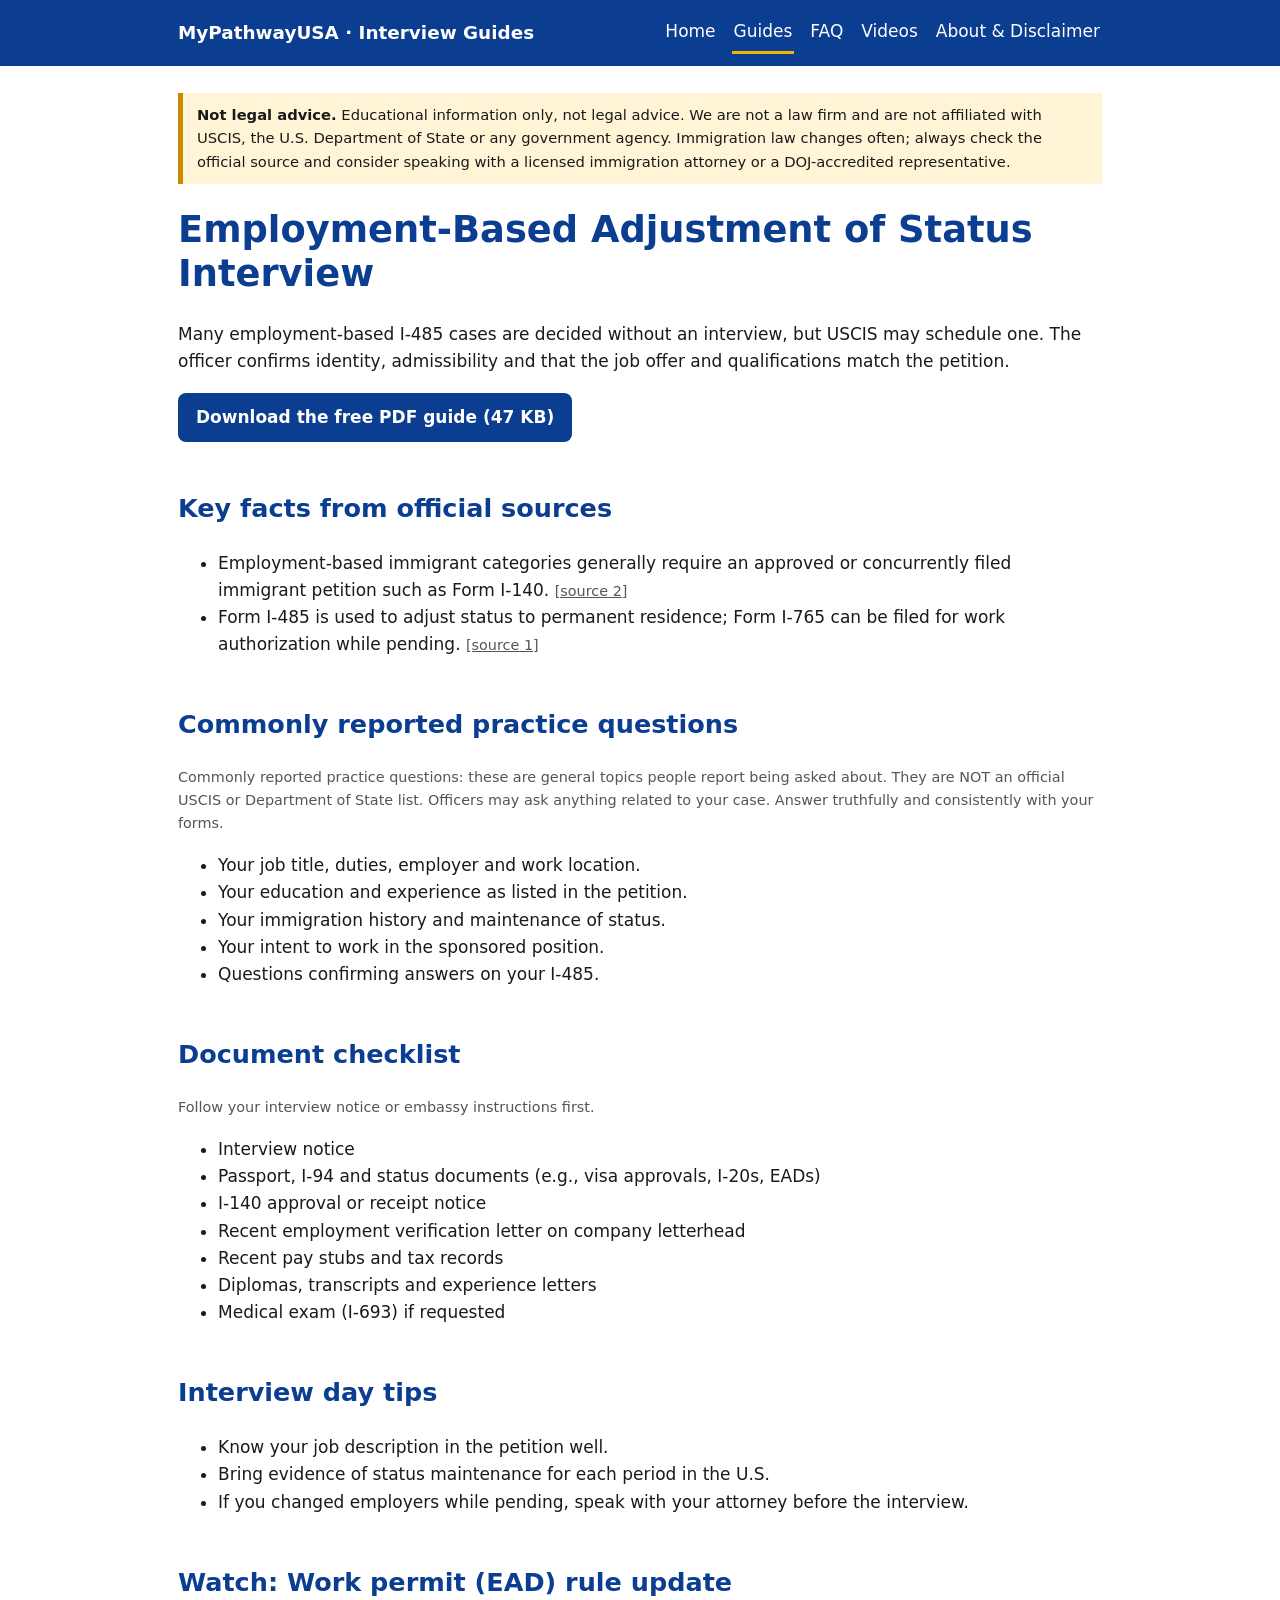
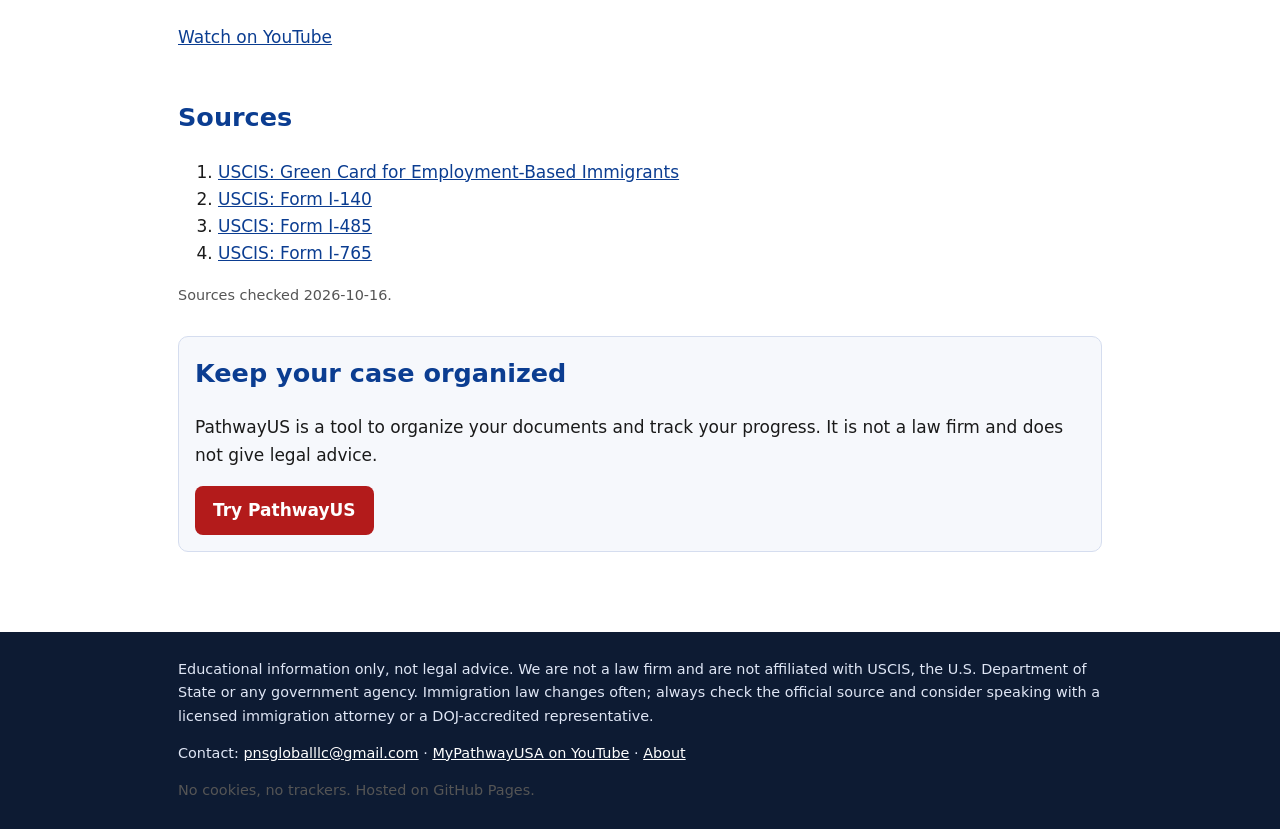
<file: guides/employment-based-adjustment.html>
<!doctype html><html lang="en"><head><meta charset="utf-8"><meta name="viewport" content="width=device-width,initial-scale=1">
<title>Employment-Based Adjustment of Status Interview | Free Immigration Interview Guides</title><meta name="description" content="Free prep guide and PDF: For EB green card applicants adjusting inside the U.S. Source-cited, not legal advice."><link rel="canonical" href="https://yarosim.github.io/immigration-interview-guides/guides/employment-based-adjustment.html">
<meta property="og:type" content="website"><meta property="og:title" content="Employment-Based Adjustment of Status Interview"><meta property="og:description" content="Free prep guide and PDF: For EB green card applicants adjusting inside the U.S. Source-cited, not legal advice."><meta property="og:url" content="https://yarosim.github.io/immigration-interview-guides/guides/employment-based-adjustment.html"><meta name="twitter:card" content="summary">
<meta name="theme-color" content="#0b3d91"><link rel="stylesheet" href="../assets/style.css"><script type="application/ld+json">{"@context": "https://schema.org", "@type": "WebPage", "name": "Employment-Based Adjustment of Status Interview", "description": "Free prep guide and PDF: For EB green card applicants adjusting inside the U.S. Source-cited, not legal advice.", "url": "https://yarosim.github.io/immigration-interview-guides/guides/employment-based-adjustment.html", "inLanguage": "en-US"}</script></head>
<body><a class="skip" href="#main">Skip to content</a><header><div class="w"><a class="logo" href="../index.html">MyPathwayUSA · Interview Guides</a><nav aria-label="Main"><ul><li><a href="../index.html">Home</a></li><li><a href="../guides/" aria-current="page">Guides</a></li><li><a href="../faq.html">FAQ</a></li><li><a href="../videos.html">Videos</a></li><li><a href="../about.html">About & Disclaimer</a></li></ul></nav></div></header>
<main id="main"><div class="w"><p class="disc" role="note"><strong>Not legal advice.</strong> Educational information only, not legal advice. We are not a law firm and are not affiliated with USCIS, the U.S. Department of State or any government agency. Immigration law changes often; always check the official source and consider speaking with a licensed immigration attorney or a DOJ-accredited representative.</p><h1>Employment-Based Adjustment of Status Interview</h1><p>Many employment-based I-485 cases are decided without an interview, but USCIS may schedule one. The officer confirms identity, admissibility and that the job offer and qualifications match the petition.</p><p><a class="btn alt" href="../downloads/employment-based-adjustment-guide.pdf" download>Download the free PDF guide (47 KB)</a></p>
<h2>Key facts from official sources</h2><ul><li>Employment-based immigrant categories generally require an approved or concurrently filed immigrant petition such as Form I-140. <a href="#src2" class="note">[source 2]</a></li><li>Form I-485 is used to adjust status to permanent residence; Form I-765 can be filed for work authorization while pending. <a href="#src1" class="note">[source 1]</a></li></ul>
<h2>Commonly reported practice questions</h2><p class="note">Commonly reported practice questions: these are general topics people report being asked about. They are NOT an official USCIS or Department of State list. Officers may ask anything related to your case. Answer truthfully and consistently with your forms.</p><ul><li>Your job title, duties, employer and work location.</li><li>Your education and experience as listed in the petition.</li><li>Your immigration history and maintenance of status.</li><li>Your intent to work in the sponsored position.</li><li>Questions confirming answers on your I-485.</li></ul>
<h2>Document checklist</h2><p class="note">Follow your interview notice or embassy instructions first.</p><ul><li>Interview notice</li><li>Passport, I-94 and status documents (e.g., visa approvals, I-20s, EADs)</li><li>I-140 approval or receipt notice</li><li>Recent employment verification letter on company letterhead</li><li>Recent pay stubs and tax records</li><li>Diplomas, transcripts and experience letters</li><li>Medical exam (I-693) if requested</li></ul>
<h2>Interview day tips</h2><ul><li>Know your job description in the petition well.</li><li>Bring evidence of status maintenance for each period in the U.S.</li><li>If you changed employers while pending, speak with your attorney before the interview.</li></ul><h2>Watch: Work permit (EAD) rule update</h2><p><a href="https://youtu.be/CjM-8kGTFx4">Watch on YouTube</a></p>
<h2>Sources</h2><ol><li id="src1"><a href="https://www.uscis.gov/green-card/green-card-eligibility/green-card-for-employment-based-immigrants">USCIS: Green Card for Employment-Based Immigrants</a></li><li id="src2"><a href="https://www.uscis.gov/i-140">USCIS: Form I-140</a></li><li id="src3"><a href="https://www.uscis.gov/i-485">USCIS: Form I-485</a></li><li id="src4"><a href="https://www.uscis.gov/i-765">USCIS: Form I-765</a></li></ol><p class="note">Sources checked 2026-10-16.</p>
<aside class="cta" aria-label="Organizing tool"><h2 style="margin-top:0">Keep your case organized</h2><p>PathwayUS is a tool to organize your documents and track your progress. It is not a law firm and does not give legal advice.</p><a class="btn" href="https://mypathwayusa.com/landing?utm_source=github&utm_medium=site&utm_campaign=interview-guides" rel="noopener">Try PathwayUS</a></aside></div></main>
<footer><div class="w"><p>Educational information only, not legal advice. We are not a law firm and are not affiliated with USCIS, the U.S. Department of State or any government agency. Immigration law changes often; always check the official source and consider speaking with a licensed immigration attorney or a DOJ-accredited representative.</p><p>Contact: <a href="mailto:pnsgloballlc@gmail.com">pnsgloballlc@gmail.com</a> · <a href="https://www.youtube.com/watch?v=2NgMzco5aYo">MyPathwayUSA on YouTube</a> · <a href="../about.html">About</a></p><p class="note">No cookies, no trackers. Hosted on GitHub Pages.</p></div></footer></body></html>
</file>
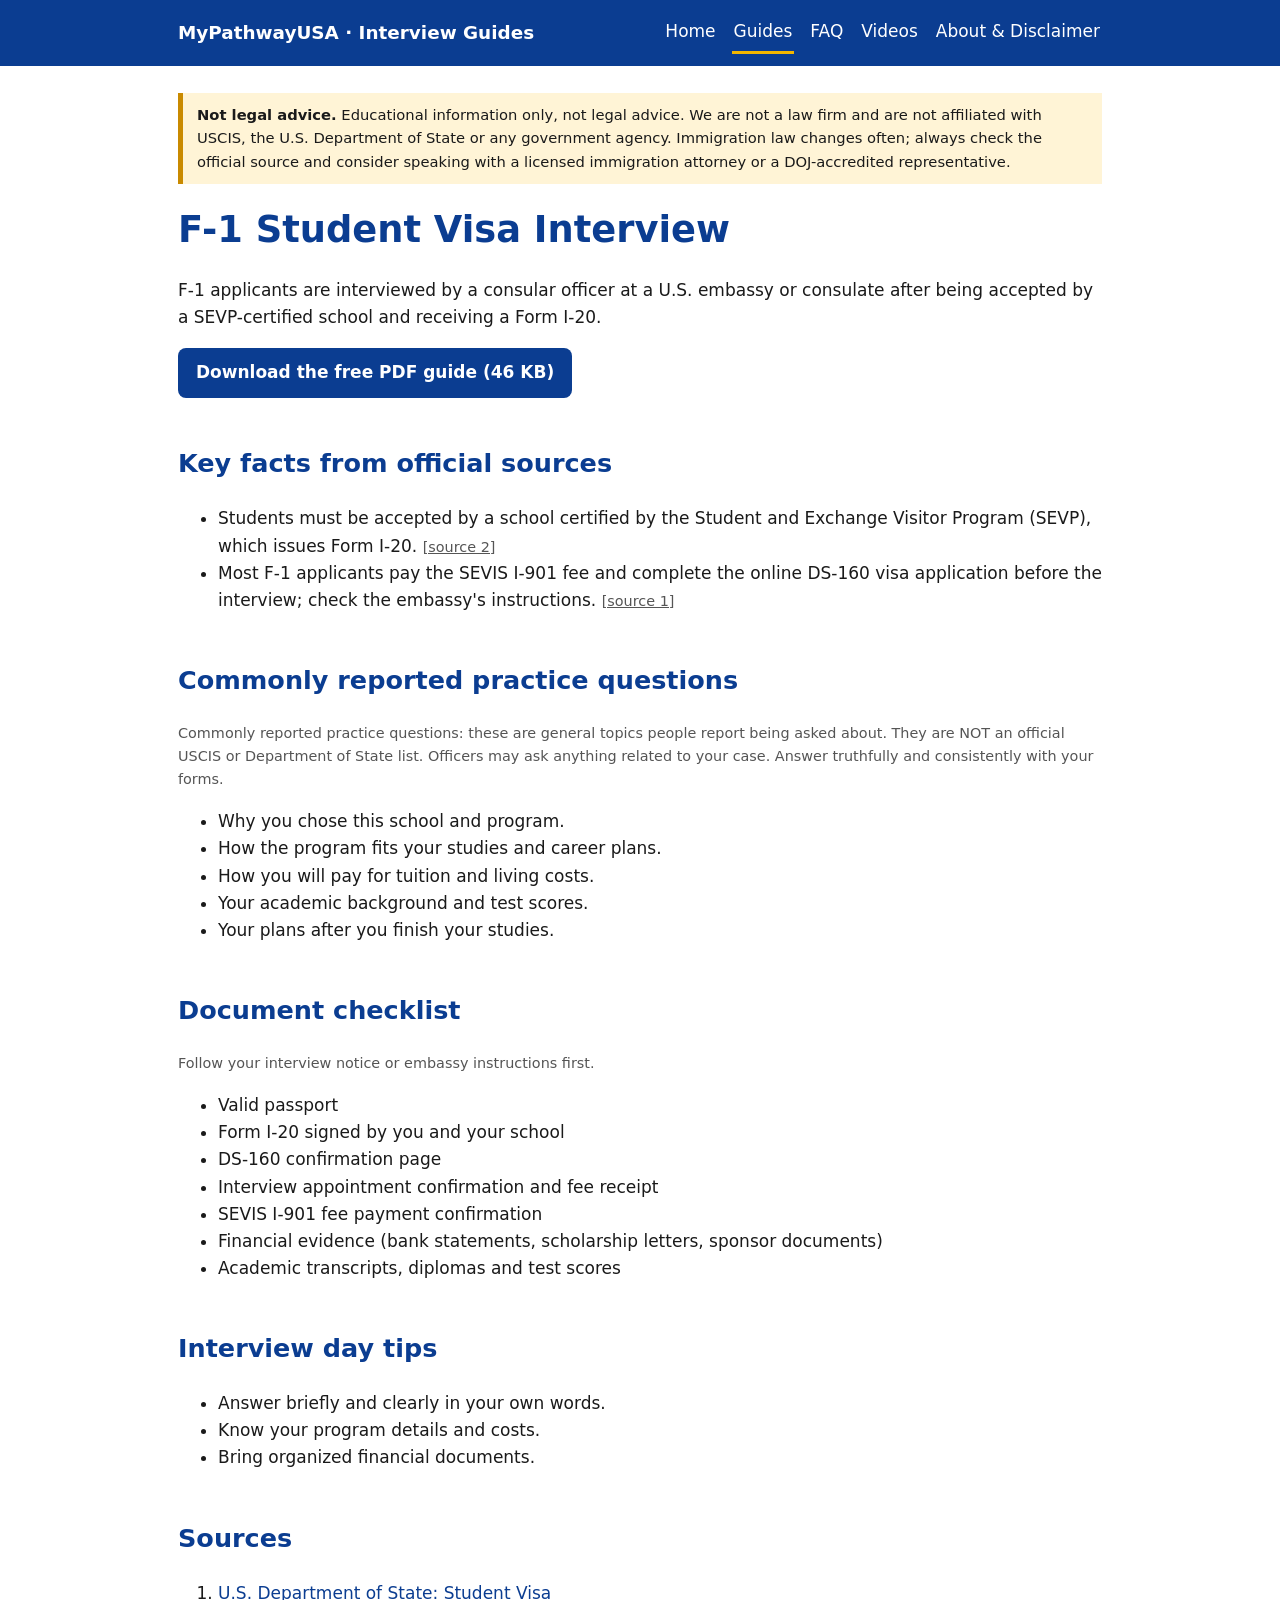
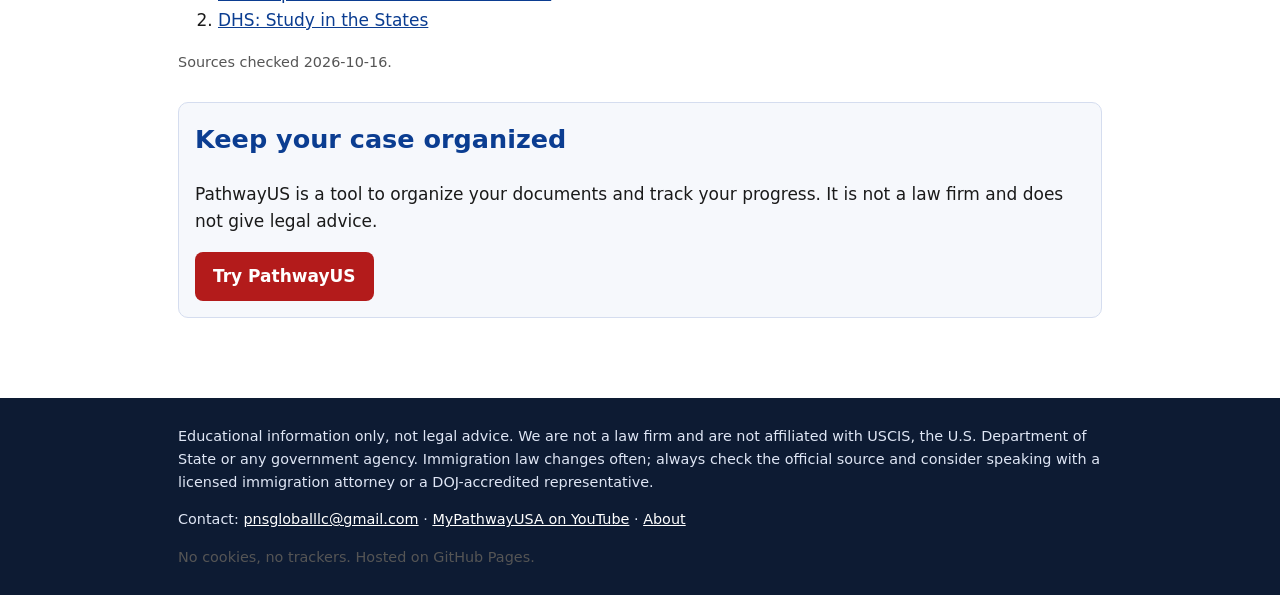
<file: guides/f1-student-visa.html>
<!doctype html><html lang="en"><head><meta charset="utf-8"><meta name="viewport" content="width=device-width,initial-scale=1">
<title>F-1 Student Visa Interview | Free Immigration Interview Guides</title><meta name="description" content="Free prep guide and PDF: Prepare for the consular interview for academic study. Source-cited, not legal advice."><link rel="canonical" href="https://yarosim.github.io/immigration-interview-guides/guides/f1-student-visa.html">
<meta property="og:type" content="website"><meta property="og:title" content="F-1 Student Visa Interview"><meta property="og:description" content="Free prep guide and PDF: Prepare for the consular interview for academic study. Source-cited, not legal advice."><meta property="og:url" content="https://yarosim.github.io/immigration-interview-guides/guides/f1-student-visa.html"><meta name="twitter:card" content="summary">
<meta name="theme-color" content="#0b3d91"><link rel="stylesheet" href="../assets/style.css"><script type="application/ld+json">{"@context": "https://schema.org", "@type": "WebPage", "name": "F-1 Student Visa Interview", "description": "Free prep guide and PDF: Prepare for the consular interview for academic study. Source-cited, not legal advice.", "url": "https://yarosim.github.io/immigration-interview-guides/guides/f1-student-visa.html", "inLanguage": "en-US"}</script></head>
<body><a class="skip" href="#main">Skip to content</a><header><div class="w"><a class="logo" href="../index.html">MyPathwayUSA · Interview Guides</a><nav aria-label="Main"><ul><li><a href="../index.html">Home</a></li><li><a href="../guides/" aria-current="page">Guides</a></li><li><a href="../faq.html">FAQ</a></li><li><a href="../videos.html">Videos</a></li><li><a href="../about.html">About & Disclaimer</a></li></ul></nav></div></header>
<main id="main"><div class="w"><p class="disc" role="note"><strong>Not legal advice.</strong> Educational information only, not legal advice. We are not a law firm and are not affiliated with USCIS, the U.S. Department of State or any government agency. Immigration law changes often; always check the official source and consider speaking with a licensed immigration attorney or a DOJ-accredited representative.</p><h1>F-1 Student Visa Interview</h1><p>F-1 applicants are interviewed by a consular officer at a U.S. embassy or consulate after being accepted by a SEVP-certified school and receiving a Form I-20.</p><p><a class="btn alt" href="../downloads/f1-student-visa-guide.pdf" download>Download the free PDF guide (46 KB)</a></p>
<h2>Key facts from official sources</h2><ul><li>Students must be accepted by a school certified by the Student and Exchange Visitor Program (SEVP), which issues Form I-20. <a href="#src2" class="note">[source 2]</a></li><li>Most F-1 applicants pay the SEVIS I-901 fee and complete the online DS-160 visa application before the interview; check the embassy&#x27;s instructions. <a href="#src1" class="note">[source 1]</a></li></ul>
<h2>Commonly reported practice questions</h2><p class="note">Commonly reported practice questions: these are general topics people report being asked about. They are NOT an official USCIS or Department of State list. Officers may ask anything related to your case. Answer truthfully and consistently with your forms.</p><ul><li>Why you chose this school and program.</li><li>How the program fits your studies and career plans.</li><li>How you will pay for tuition and living costs.</li><li>Your academic background and test scores.</li><li>Your plans after you finish your studies.</li></ul>
<h2>Document checklist</h2><p class="note">Follow your interview notice or embassy instructions first.</p><ul><li>Valid passport</li><li>Form I-20 signed by you and your school</li><li>DS-160 confirmation page</li><li>Interview appointment confirmation and fee receipt</li><li>SEVIS I-901 fee payment confirmation</li><li>Financial evidence (bank statements, scholarship letters, sponsor documents)</li><li>Academic transcripts, diplomas and test scores</li></ul>
<h2>Interview day tips</h2><ul><li>Answer briefly and clearly in your own words.</li><li>Know your program details and costs.</li><li>Bring organized financial documents.</li></ul>
<h2>Sources</h2><ol><li id="src1"><a href="https://travel.state.gov/content/travel/en/us-visas/study/student-visa.html">U.S. Department of State: Student Visa</a></li><li id="src2"><a href="https://studyinthestates.dhs.gov/">DHS: Study in the States</a></li></ol><p class="note">Sources checked 2026-10-16.</p>
<aside class="cta" aria-label="Organizing tool"><h2 style="margin-top:0">Keep your case organized</h2><p>PathwayUS is a tool to organize your documents and track your progress. It is not a law firm and does not give legal advice.</p><a class="btn" href="https://mypathwayusa.com/landing?utm_source=github&utm_medium=site&utm_campaign=interview-guides" rel="noopener">Try PathwayUS</a></aside></div></main>
<footer><div class="w"><p>Educational information only, not legal advice. We are not a law firm and are not affiliated with USCIS, the U.S. Department of State or any government agency. Immigration law changes often; always check the official source and consider speaking with a licensed immigration attorney or a DOJ-accredited representative.</p><p>Contact: <a href="mailto:pnsgloballlc@gmail.com">pnsgloballlc@gmail.com</a> · <a href="https://www.youtube.com/watch?v=2NgMzco5aYo">MyPathwayUSA on YouTube</a> · <a href="../about.html">About</a></p><p class="note">No cookies, no trackers. Hosted on GitHub Pages.</p></div></footer></body></html>
</file>
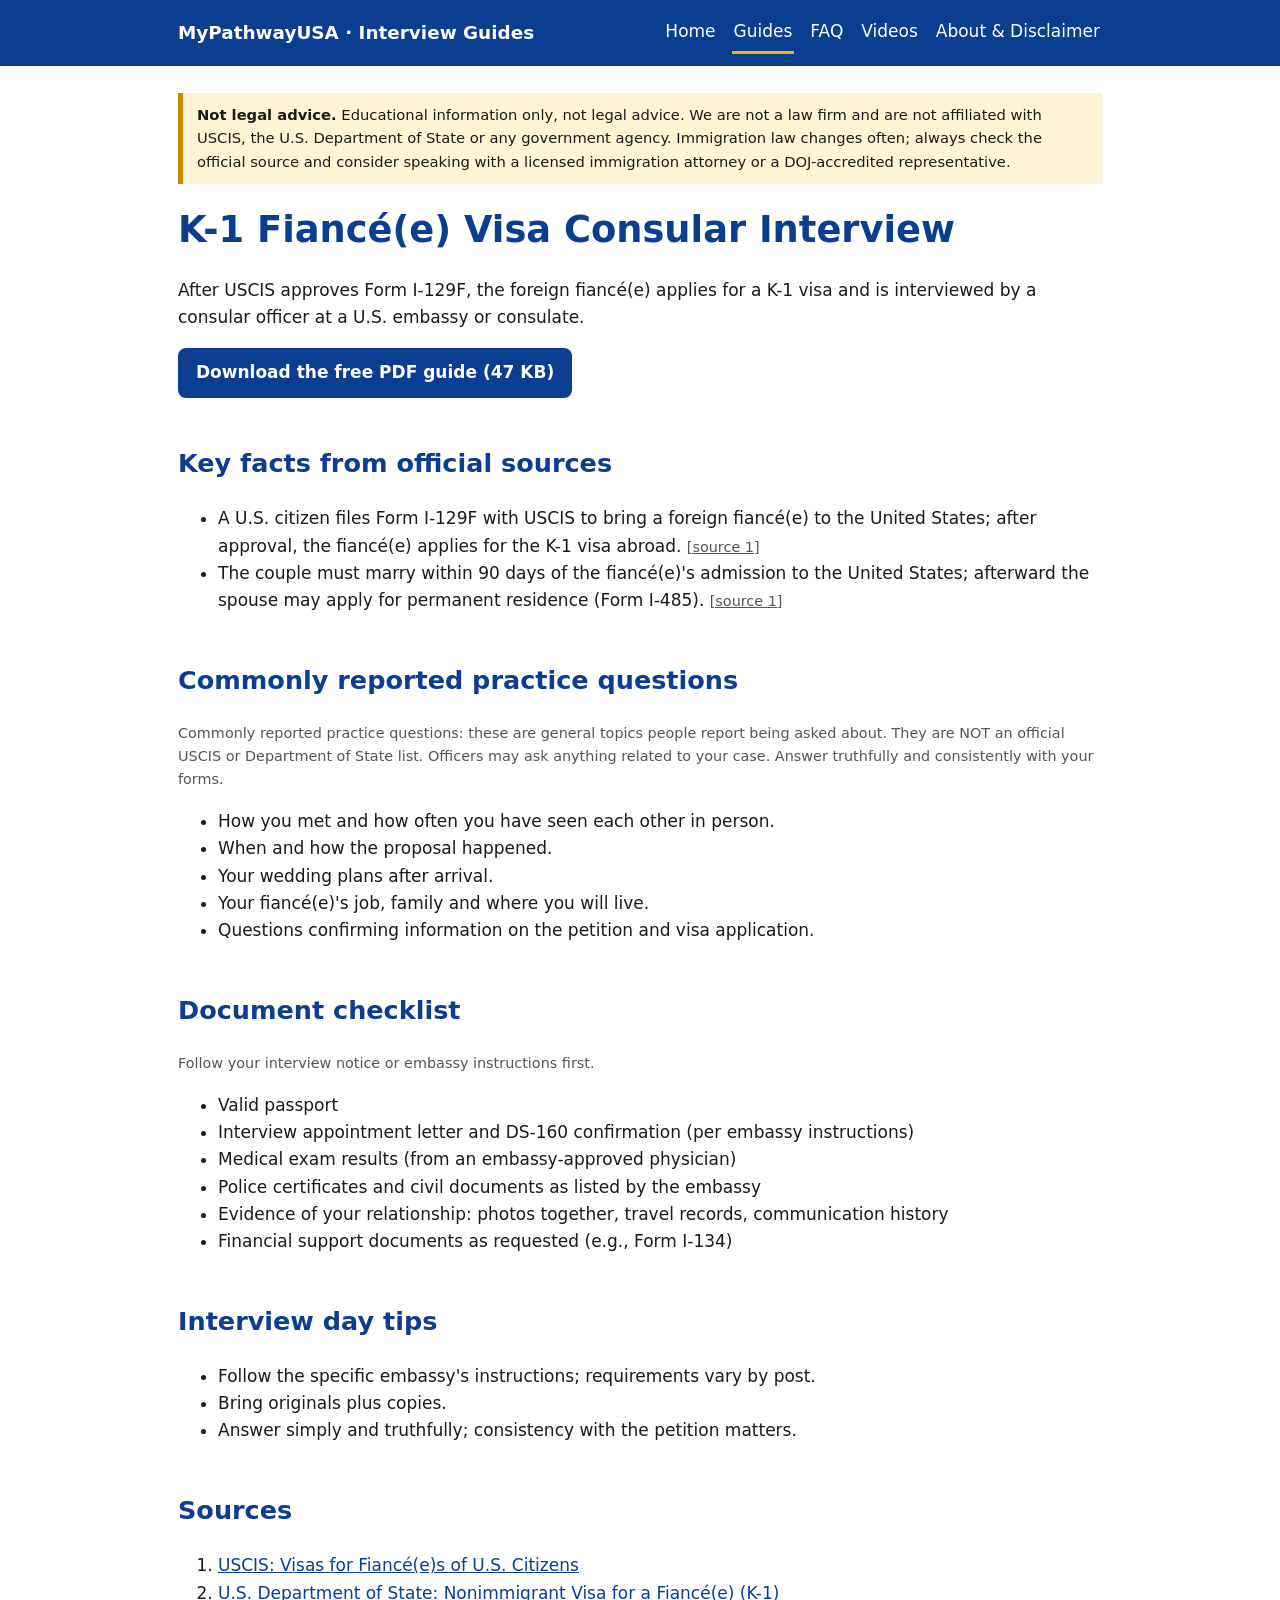
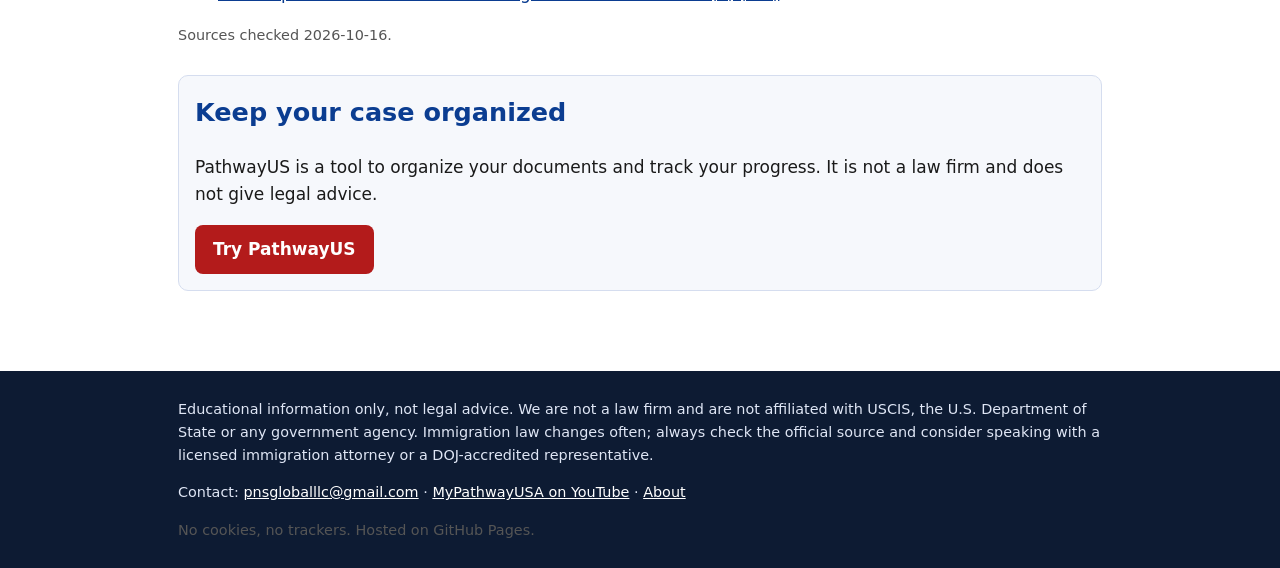
<file: guides/k1-fiance-visa.html>
<!doctype html><html lang="en"><head><meta charset="utf-8"><meta name="viewport" content="width=device-width,initial-scale=1">
<title>K-1 Fiancé(e) Visa Consular Interview | Free Immigration Interview Guides</title><meta name="description" content="Free prep guide and PDF: Prepare for the U.S. embassy or consulate interview abroad. Source-cited, not legal advice."><link rel="canonical" href="https://yarosim.github.io/immigration-interview-guides/guides/k1-fiance-visa.html">
<meta property="og:type" content="website"><meta property="og:title" content="K-1 Fiancé(e) Visa Consular Interview"><meta property="og:description" content="Free prep guide and PDF: Prepare for the U.S. embassy or consulate interview abroad. Source-cited, not legal advice."><meta property="og:url" content="https://yarosim.github.io/immigration-interview-guides/guides/k1-fiance-visa.html"><meta name="twitter:card" content="summary">
<meta name="theme-color" content="#0b3d91"><link rel="stylesheet" href="../assets/style.css"><script type="application/ld+json">{"@context": "https://schema.org", "@type": "WebPage", "name": "K-1 Fianc\u00e9(e) Visa Consular Interview", "description": "Free prep guide and PDF: Prepare for the U.S. embassy or consulate interview abroad. Source-cited, not legal advice.", "url": "https://yarosim.github.io/immigration-interview-guides/guides/k1-fiance-visa.html", "inLanguage": "en-US"}</script></head>
<body><a class="skip" href="#main">Skip to content</a><header><div class="w"><a class="logo" href="../index.html">MyPathwayUSA · Interview Guides</a><nav aria-label="Main"><ul><li><a href="../index.html">Home</a></li><li><a href="../guides/" aria-current="page">Guides</a></li><li><a href="../faq.html">FAQ</a></li><li><a href="../videos.html">Videos</a></li><li><a href="../about.html">About & Disclaimer</a></li></ul></nav></div></header>
<main id="main"><div class="w"><p class="disc" role="note"><strong>Not legal advice.</strong> Educational information only, not legal advice. We are not a law firm and are not affiliated with USCIS, the U.S. Department of State or any government agency. Immigration law changes often; always check the official source and consider speaking with a licensed immigration attorney or a DOJ-accredited representative.</p><h1>K-1 Fiancé(e) Visa Consular Interview</h1><p>After USCIS approves Form I-129F, the foreign fiancé(e) applies for a K-1 visa and is interviewed by a consular officer at a U.S. embassy or consulate.</p><p><a class="btn alt" href="../downloads/k1-fiance-visa-guide.pdf" download>Download the free PDF guide (47 KB)</a></p>
<h2>Key facts from official sources</h2><ul><li>A U.S. citizen files Form I-129F with USCIS to bring a foreign fiancé(e) to the United States; after approval, the fiancé(e) applies for the K-1 visa abroad. <a href="#src1" class="note">[source 1]</a></li><li>The couple must marry within 90 days of the fiancé(e)&#x27;s admission to the United States; afterward the spouse may apply for permanent residence (Form I-485). <a href="#src1" class="note">[source 1]</a></li></ul>
<h2>Commonly reported practice questions</h2><p class="note">Commonly reported practice questions: these are general topics people report being asked about. They are NOT an official USCIS or Department of State list. Officers may ask anything related to your case. Answer truthfully and consistently with your forms.</p><ul><li>How you met and how often you have seen each other in person.</li><li>When and how the proposal happened.</li><li>Your wedding plans after arrival.</li><li>Your fiancé(e)&#x27;s job, family and where you will live.</li><li>Questions confirming information on the petition and visa application.</li></ul>
<h2>Document checklist</h2><p class="note">Follow your interview notice or embassy instructions first.</p><ul><li>Valid passport</li><li>Interview appointment letter and DS-160 confirmation (per embassy instructions)</li><li>Medical exam results (from an embassy-approved physician)</li><li>Police certificates and civil documents as listed by the embassy</li><li>Evidence of your relationship: photos together, travel records, communication history</li><li>Financial support documents as requested (e.g., Form I-134)</li></ul>
<h2>Interview day tips</h2><ul><li>Follow the specific embassy&#x27;s instructions; requirements vary by post.</li><li>Bring originals plus copies.</li><li>Answer simply and truthfully; consistency with the petition matters.</li></ul>
<h2>Sources</h2><ol><li id="src1"><a href="https://www.uscis.gov/family/family-of-us-citizens/visas-for-fiancees-of-us-citizens">USCIS: Visas for Fiancé(e)s of U.S. Citizens</a></li><li id="src2"><a href="https://travel.state.gov/content/travel/en/us-visas/immigrate/family-immigration/nonimmigrant-visa-for-a-fiance-k-1.html">U.S. Department of State: Nonimmigrant Visa for a Fiancé(e) (K-1)</a></li></ol><p class="note">Sources checked 2026-10-16.</p>
<aside class="cta" aria-label="Organizing tool"><h2 style="margin-top:0">Keep your case organized</h2><p>PathwayUS is a tool to organize your documents and track your progress. It is not a law firm and does not give legal advice.</p><a class="btn" href="https://mypathwayusa.com/landing?utm_source=github&utm_medium=site&utm_campaign=interview-guides" rel="noopener">Try PathwayUS</a></aside></div></main>
<footer><div class="w"><p>Educational information only, not legal advice. We are not a law firm and are not affiliated with USCIS, the U.S. Department of State or any government agency. Immigration law changes often; always check the official source and consider speaking with a licensed immigration attorney or a DOJ-accredited representative.</p><p>Contact: <a href="mailto:pnsgloballlc@gmail.com">pnsgloballlc@gmail.com</a> · <a href="https://www.youtube.com/watch?v=2NgMzco5aYo">MyPathwayUSA on YouTube</a> · <a href="../about.html">About</a></p><p class="note">No cookies, no trackers. Hosted on GitHub Pages.</p></div></footer></body></html>
</file>
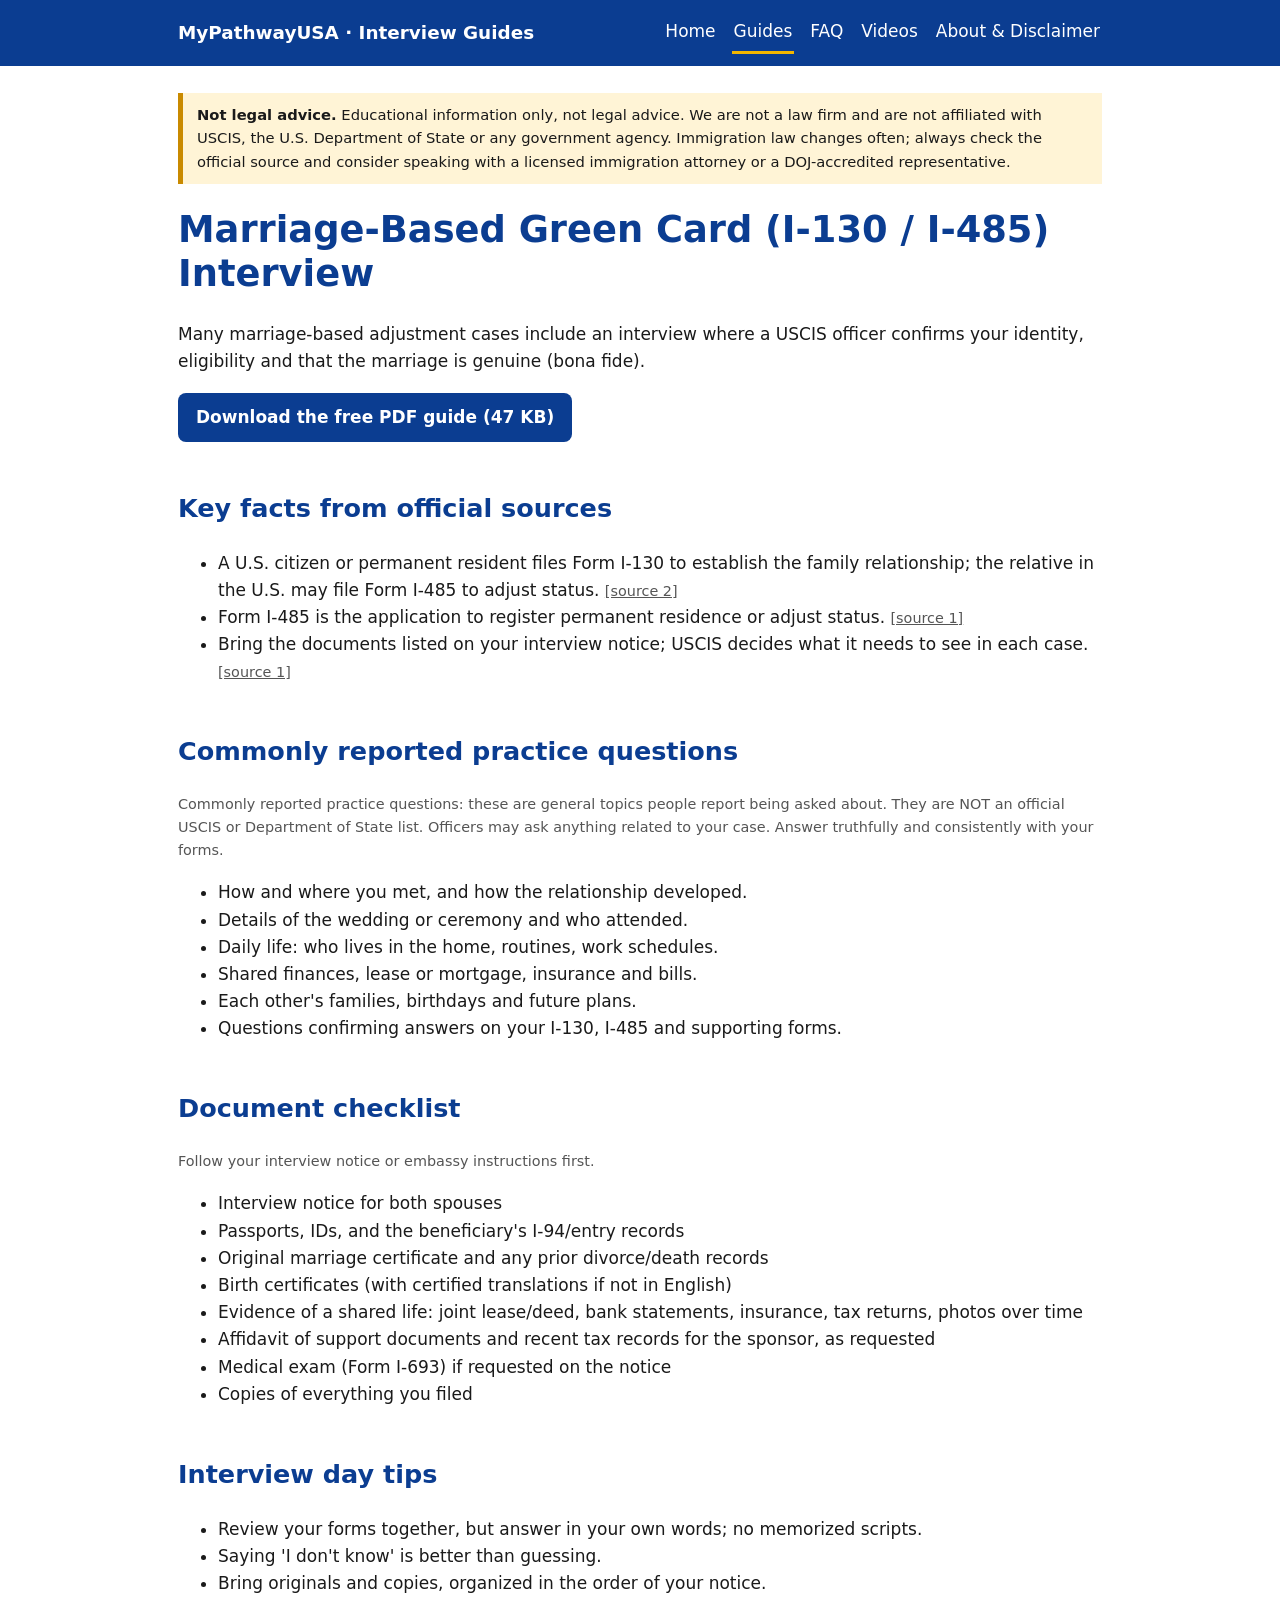
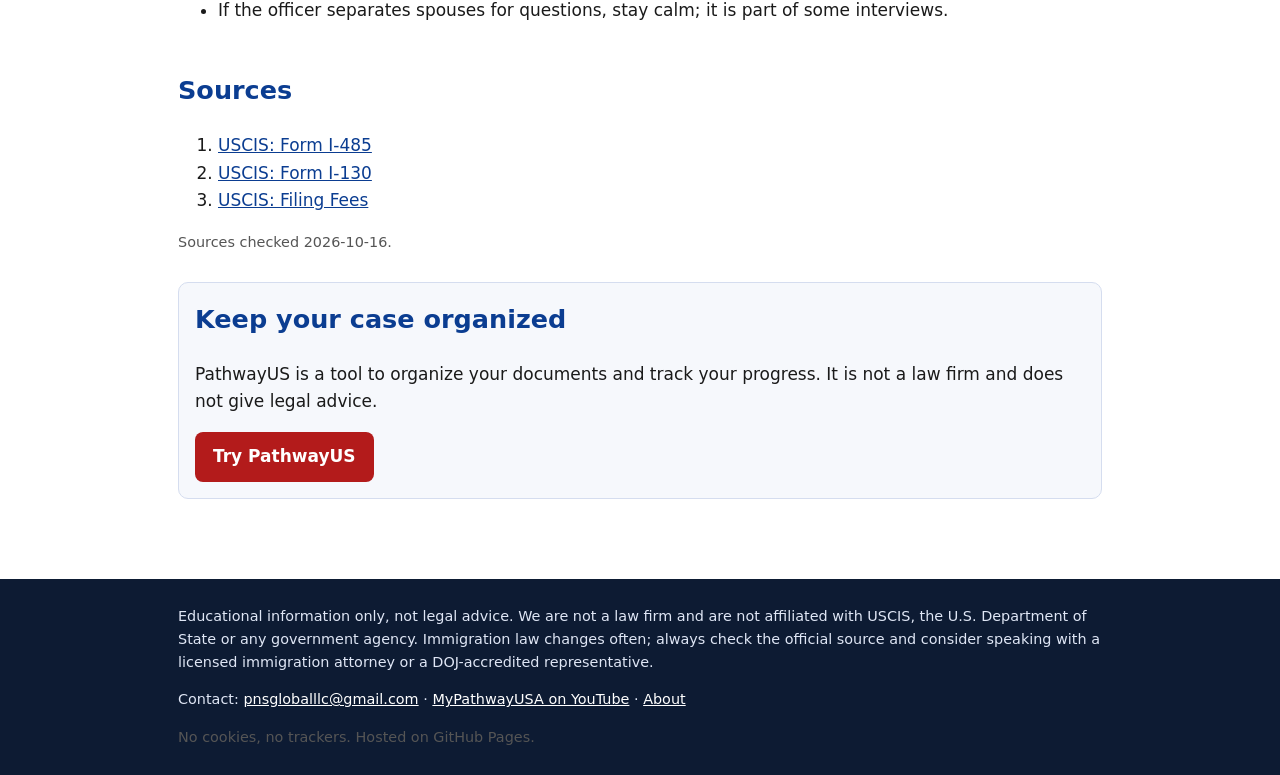
<file: guides/marriage-green-card-i485.html>
<!doctype html><html lang="en"><head><meta charset="utf-8"><meta name="viewport" content="width=device-width,initial-scale=1">
<title>Marriage-Based Green Card (I-130 / I-485) Interview | Free Immigration Interview Guides</title><meta name="description" content="Free prep guide and PDF: Prepare for the adjustment-of-status interview with your spouse. Source-cited, not legal advice."><link rel="canonical" href="https://yarosim.github.io/immigration-interview-guides/guides/marriage-green-card-i485.html">
<meta property="og:type" content="website"><meta property="og:title" content="Marriage-Based Green Card (I-130 / I-485) Interview"><meta property="og:description" content="Free prep guide and PDF: Prepare for the adjustment-of-status interview with your spouse. Source-cited, not legal advice."><meta property="og:url" content="https://yarosim.github.io/immigration-interview-guides/guides/marriage-green-card-i485.html"><meta name="twitter:card" content="summary">
<meta name="theme-color" content="#0b3d91"><link rel="stylesheet" href="../assets/style.css"><script type="application/ld+json">{"@context": "https://schema.org", "@type": "WebPage", "name": "Marriage-Based Green Card (I-130 / I-485) Interview", "description": "Free prep guide and PDF: Prepare for the adjustment-of-status interview with your spouse. Source-cited, not legal advice.", "url": "https://yarosim.github.io/immigration-interview-guides/guides/marriage-green-card-i485.html", "inLanguage": "en-US"}</script></head>
<body><a class="skip" href="#main">Skip to content</a><header><div class="w"><a class="logo" href="../index.html">MyPathwayUSA · Interview Guides</a><nav aria-label="Main"><ul><li><a href="../index.html">Home</a></li><li><a href="../guides/" aria-current="page">Guides</a></li><li><a href="../faq.html">FAQ</a></li><li><a href="../videos.html">Videos</a></li><li><a href="../about.html">About & Disclaimer</a></li></ul></nav></div></header>
<main id="main"><div class="w"><p class="disc" role="note"><strong>Not legal advice.</strong> Educational information only, not legal advice. We are not a law firm and are not affiliated with USCIS, the U.S. Department of State or any government agency. Immigration law changes often; always check the official source and consider speaking with a licensed immigration attorney or a DOJ-accredited representative.</p><h1>Marriage-Based Green Card (I-130 / I-485) Interview</h1><p>Many marriage-based adjustment cases include an interview where a USCIS officer confirms your identity, eligibility and that the marriage is genuine (bona fide).</p><p><a class="btn alt" href="../downloads/marriage-green-card-i485-guide.pdf" download>Download the free PDF guide (47 KB)</a></p>
<h2>Key facts from official sources</h2><ul><li>A U.S. citizen or permanent resident files Form I-130 to establish the family relationship; the relative in the U.S. may file Form I-485 to adjust status. <a href="#src2" class="note">[source 2]</a></li><li>Form I-485 is the application to register permanent residence or adjust status. <a href="#src1" class="note">[source 1]</a></li><li>Bring the documents listed on your interview notice; USCIS decides what it needs to see in each case. <a href="#src1" class="note">[source 1]</a></li></ul>
<h2>Commonly reported practice questions</h2><p class="note">Commonly reported practice questions: these are general topics people report being asked about. They are NOT an official USCIS or Department of State list. Officers may ask anything related to your case. Answer truthfully and consistently with your forms.</p><ul><li>How and where you met, and how the relationship developed.</li><li>Details of the wedding or ceremony and who attended.</li><li>Daily life: who lives in the home, routines, work schedules.</li><li>Shared finances, lease or mortgage, insurance and bills.</li><li>Each other&#x27;s families, birthdays and future plans.</li><li>Questions confirming answers on your I-130, I-485 and supporting forms.</li></ul>
<h2>Document checklist</h2><p class="note">Follow your interview notice or embassy instructions first.</p><ul><li>Interview notice for both spouses</li><li>Passports, IDs, and the beneficiary&#x27;s I-94/entry records</li><li>Original marriage certificate and any prior divorce/death records</li><li>Birth certificates (with certified translations if not in English)</li><li>Evidence of a shared life: joint lease/deed, bank statements, insurance, tax returns, photos over time</li><li>Affidavit of support documents and recent tax records for the sponsor, as requested</li><li>Medical exam (Form I-693) if requested on the notice</li><li>Copies of everything you filed</li></ul>
<h2>Interview day tips</h2><ul><li>Review your forms together, but answer in your own words; no memorized scripts.</li><li>Saying &#x27;I don&#x27;t know&#x27; is better than guessing.</li><li>Bring originals and copies, organized in the order of your notice.</li><li>If the officer separates spouses for questions, stay calm; it is part of some interviews.</li></ul>
<h2>Sources</h2><ol><li id="src1"><a href="https://www.uscis.gov/i-485">USCIS: Form I-485</a></li><li id="src2"><a href="https://www.uscis.gov/i-130">USCIS: Form I-130</a></li><li id="src3"><a href="https://www.uscis.gov/forms/filing-fees">USCIS: Filing Fees</a></li></ol><p class="note">Sources checked 2026-10-16.</p>
<aside class="cta" aria-label="Organizing tool"><h2 style="margin-top:0">Keep your case organized</h2><p>PathwayUS is a tool to organize your documents and track your progress. It is not a law firm and does not give legal advice.</p><a class="btn" href="https://mypathwayusa.com/landing?utm_source=github&utm_medium=site&utm_campaign=interview-guides" rel="noopener">Try PathwayUS</a></aside></div></main>
<footer><div class="w"><p>Educational information only, not legal advice. We are not a law firm and are not affiliated with USCIS, the U.S. Department of State or any government agency. Immigration law changes often; always check the official source and consider speaking with a licensed immigration attorney or a DOJ-accredited representative.</p><p>Contact: <a href="mailto:pnsgloballlc@gmail.com">pnsgloballlc@gmail.com</a> · <a href="https://www.youtube.com/watch?v=2NgMzco5aYo">MyPathwayUSA on YouTube</a> · <a href="../about.html">About</a></p><p class="note">No cookies, no trackers. Hosted on GitHub Pages.</p></div></footer></body></html>
</file>
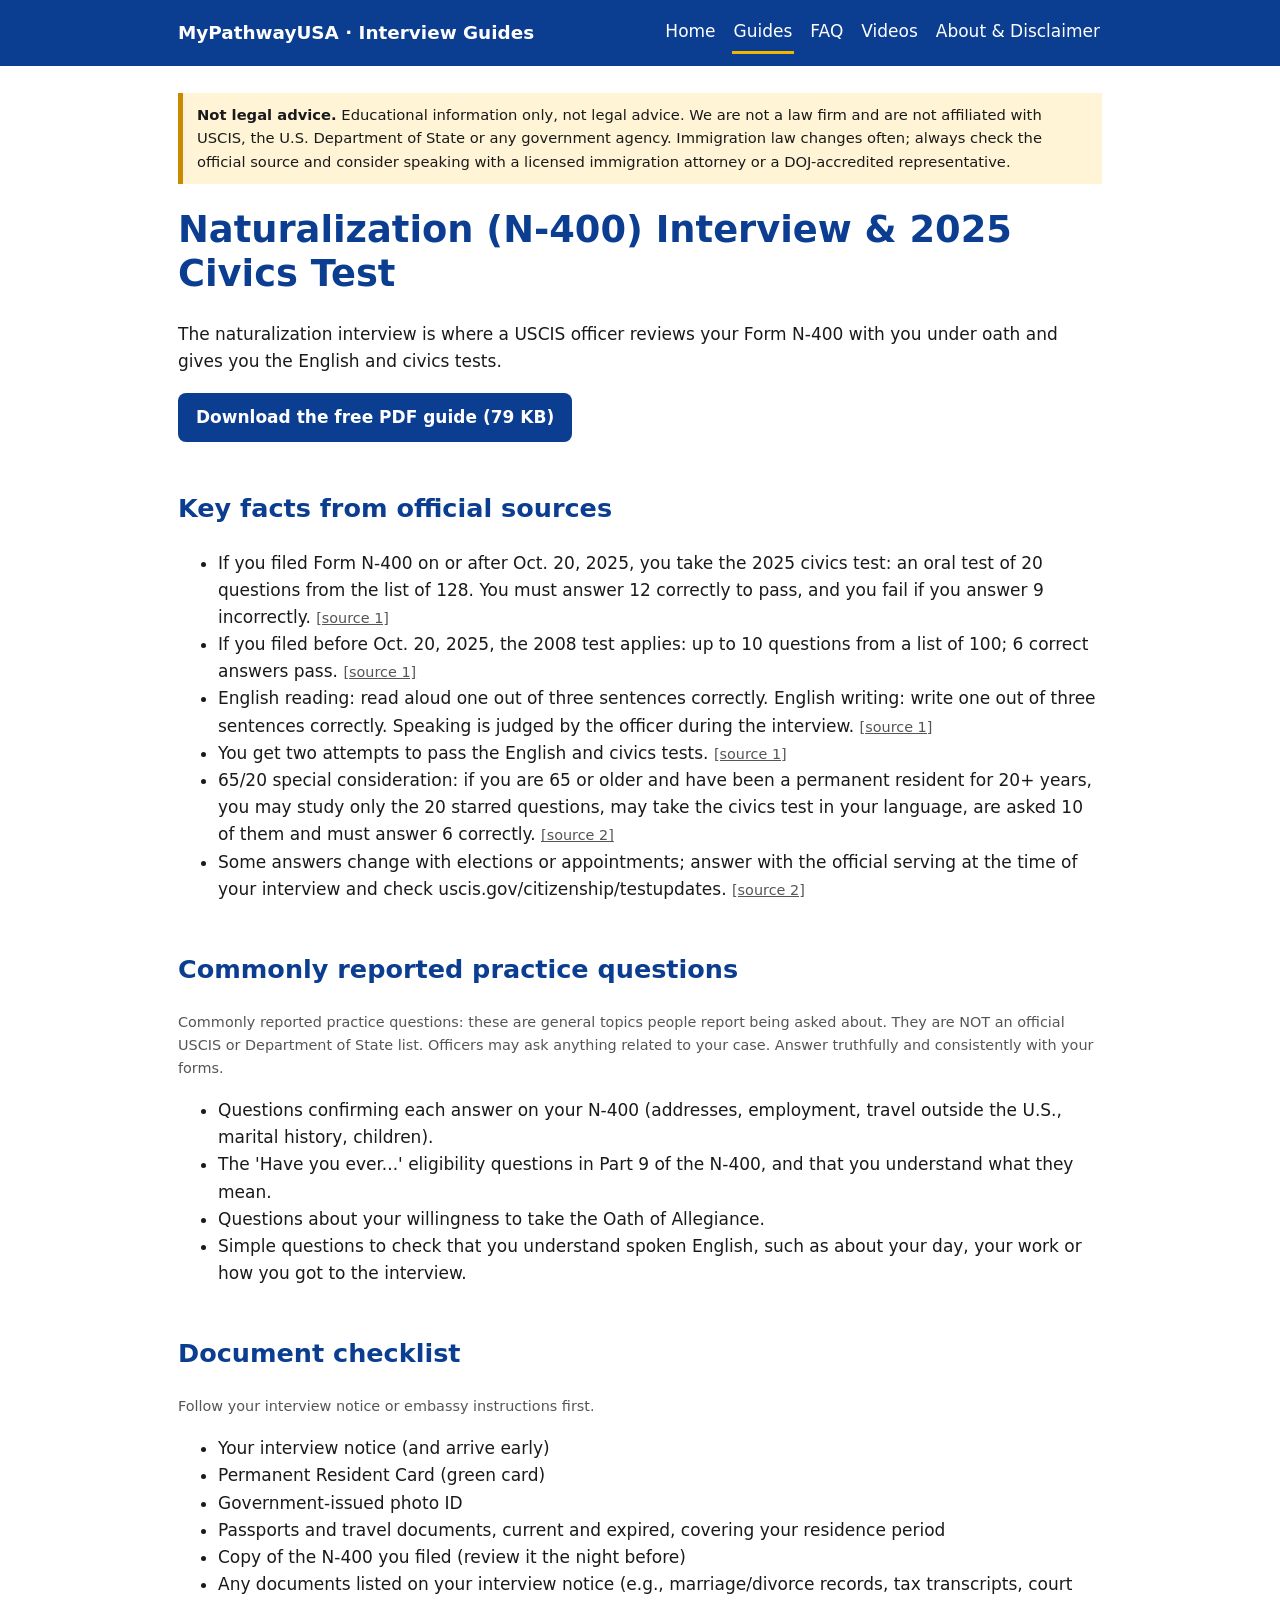
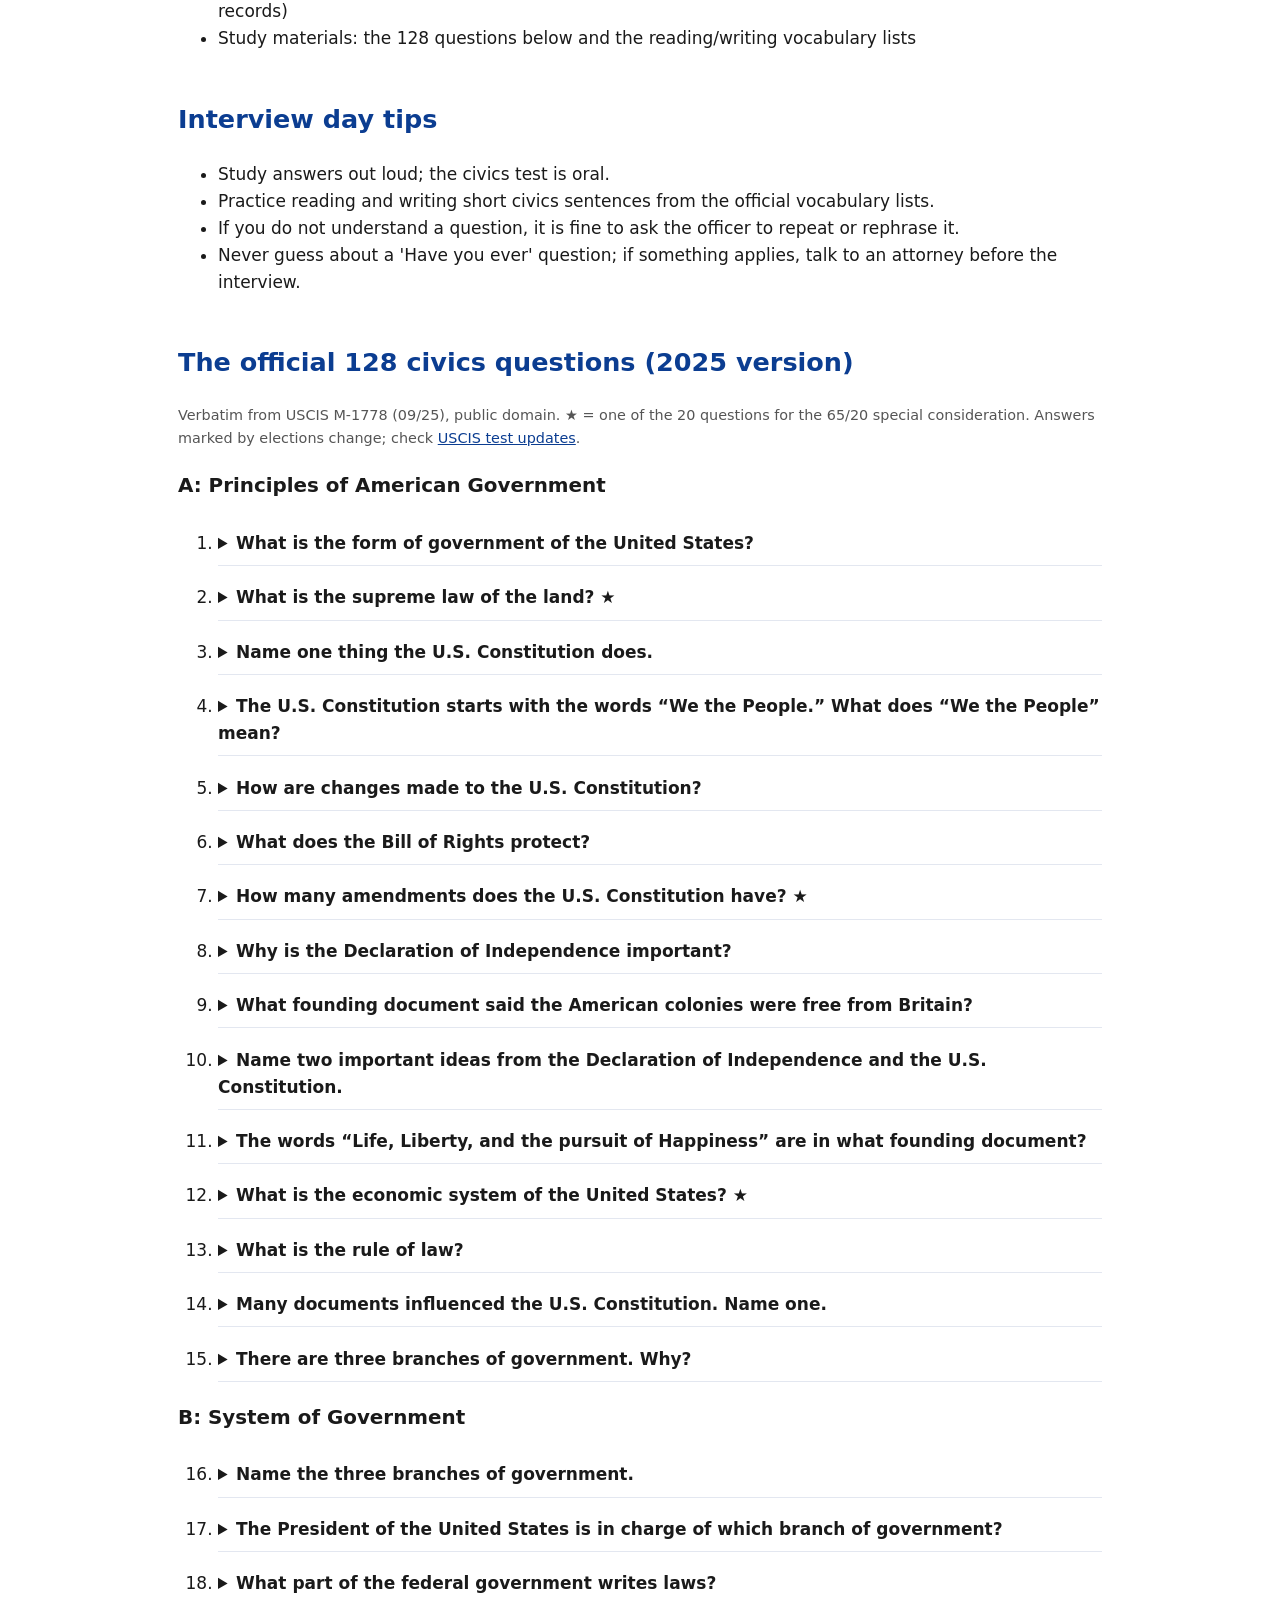
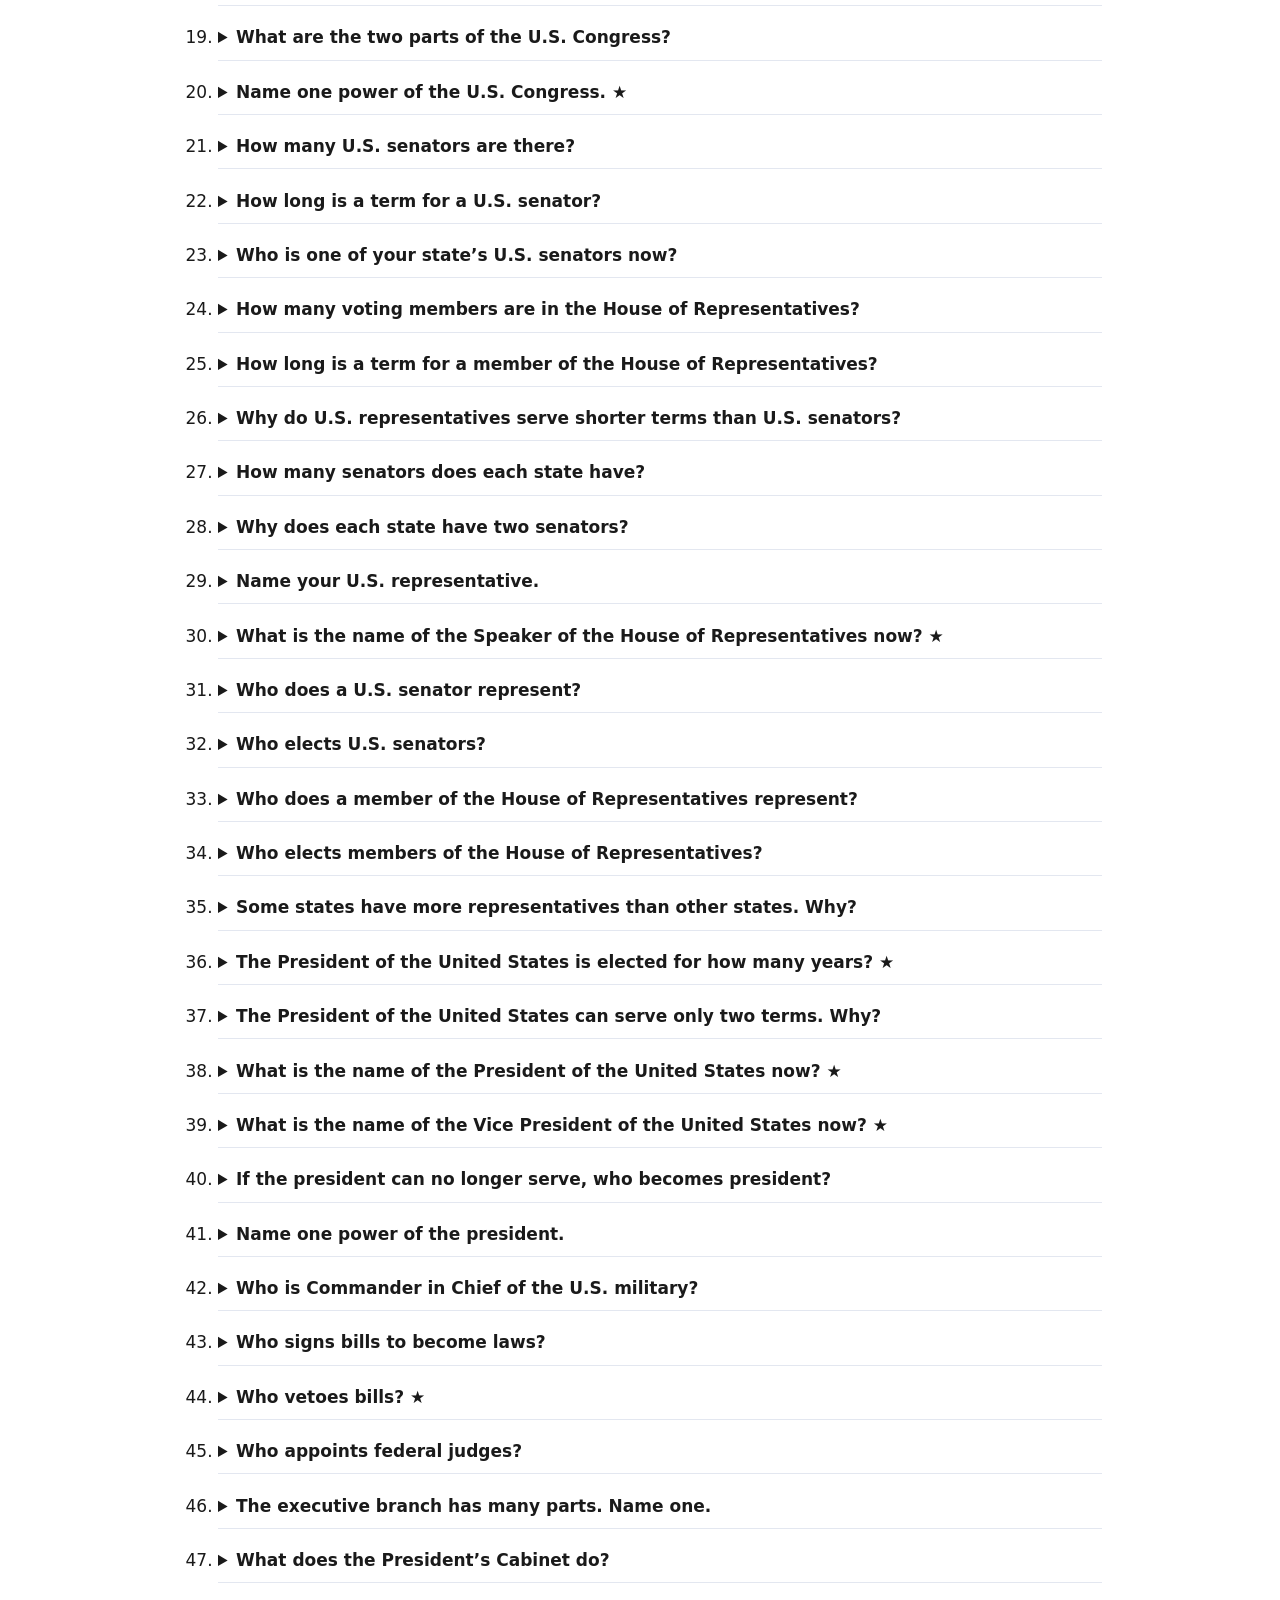
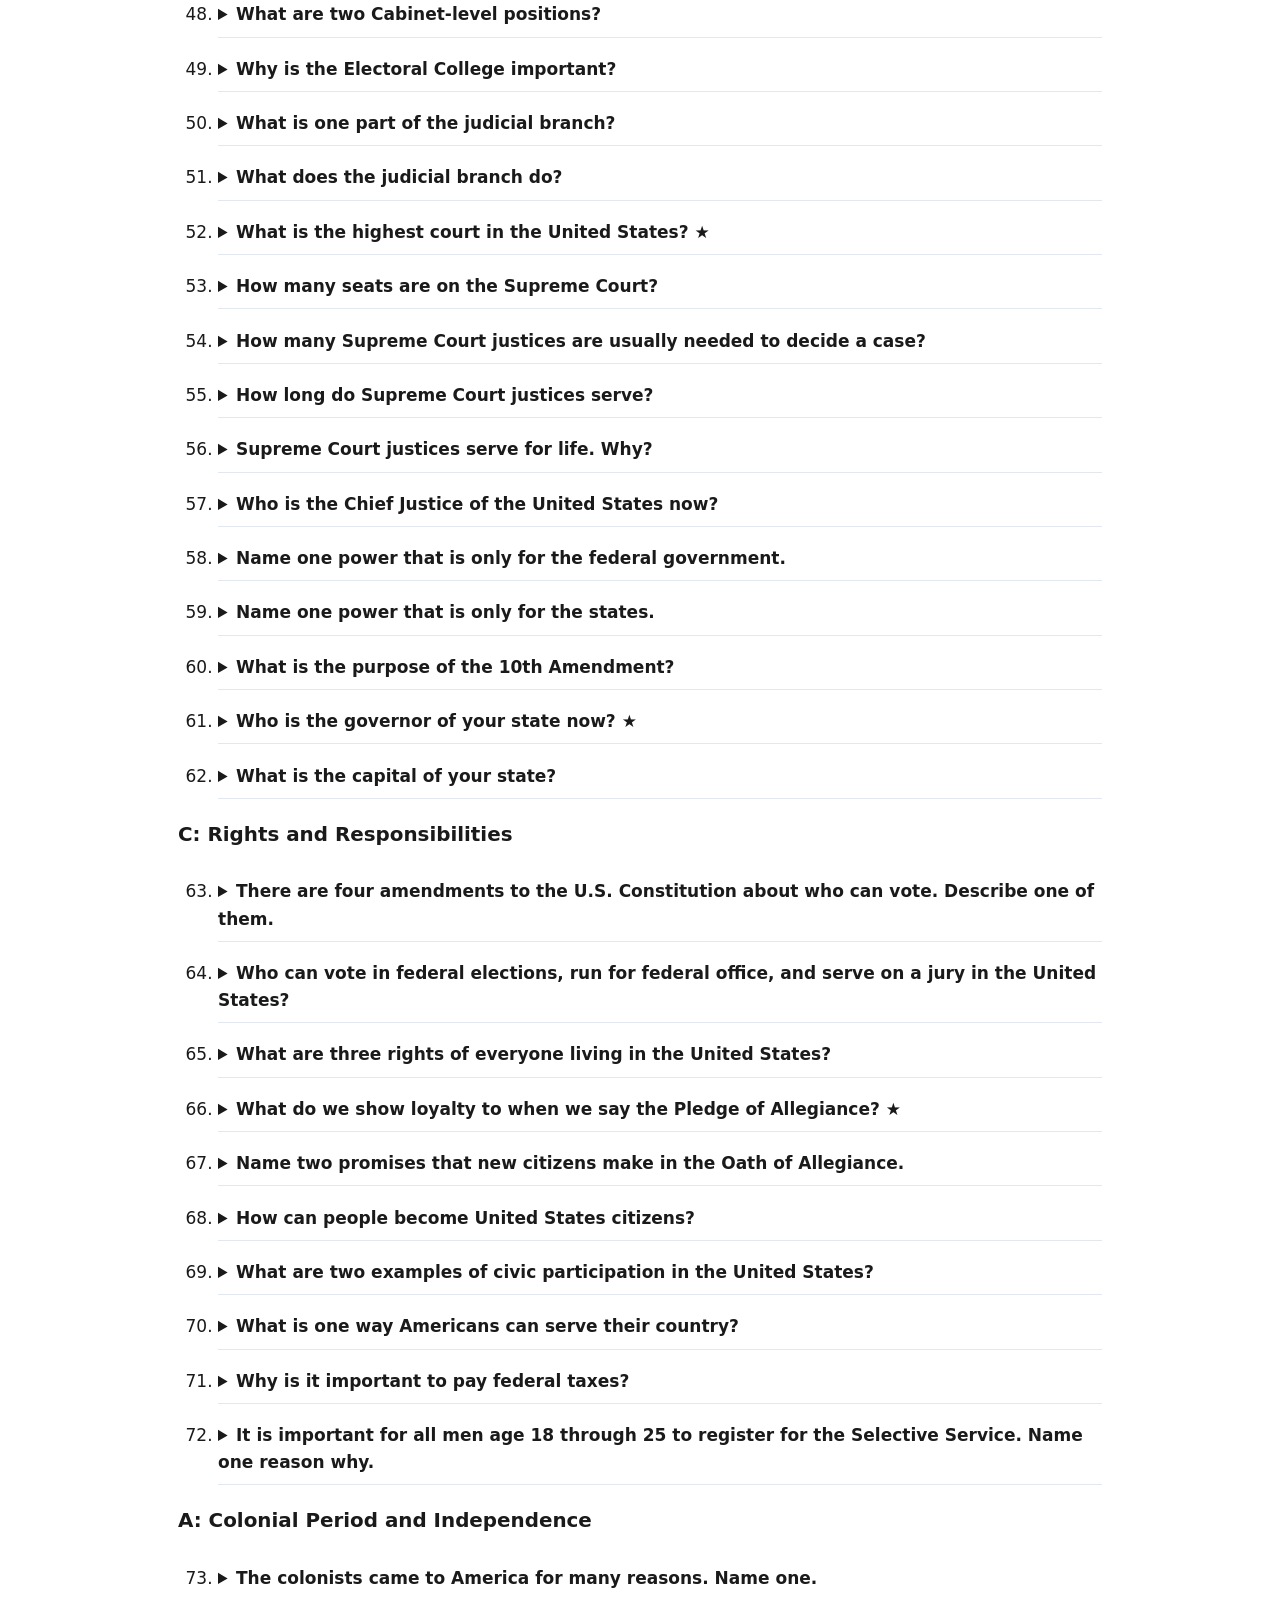
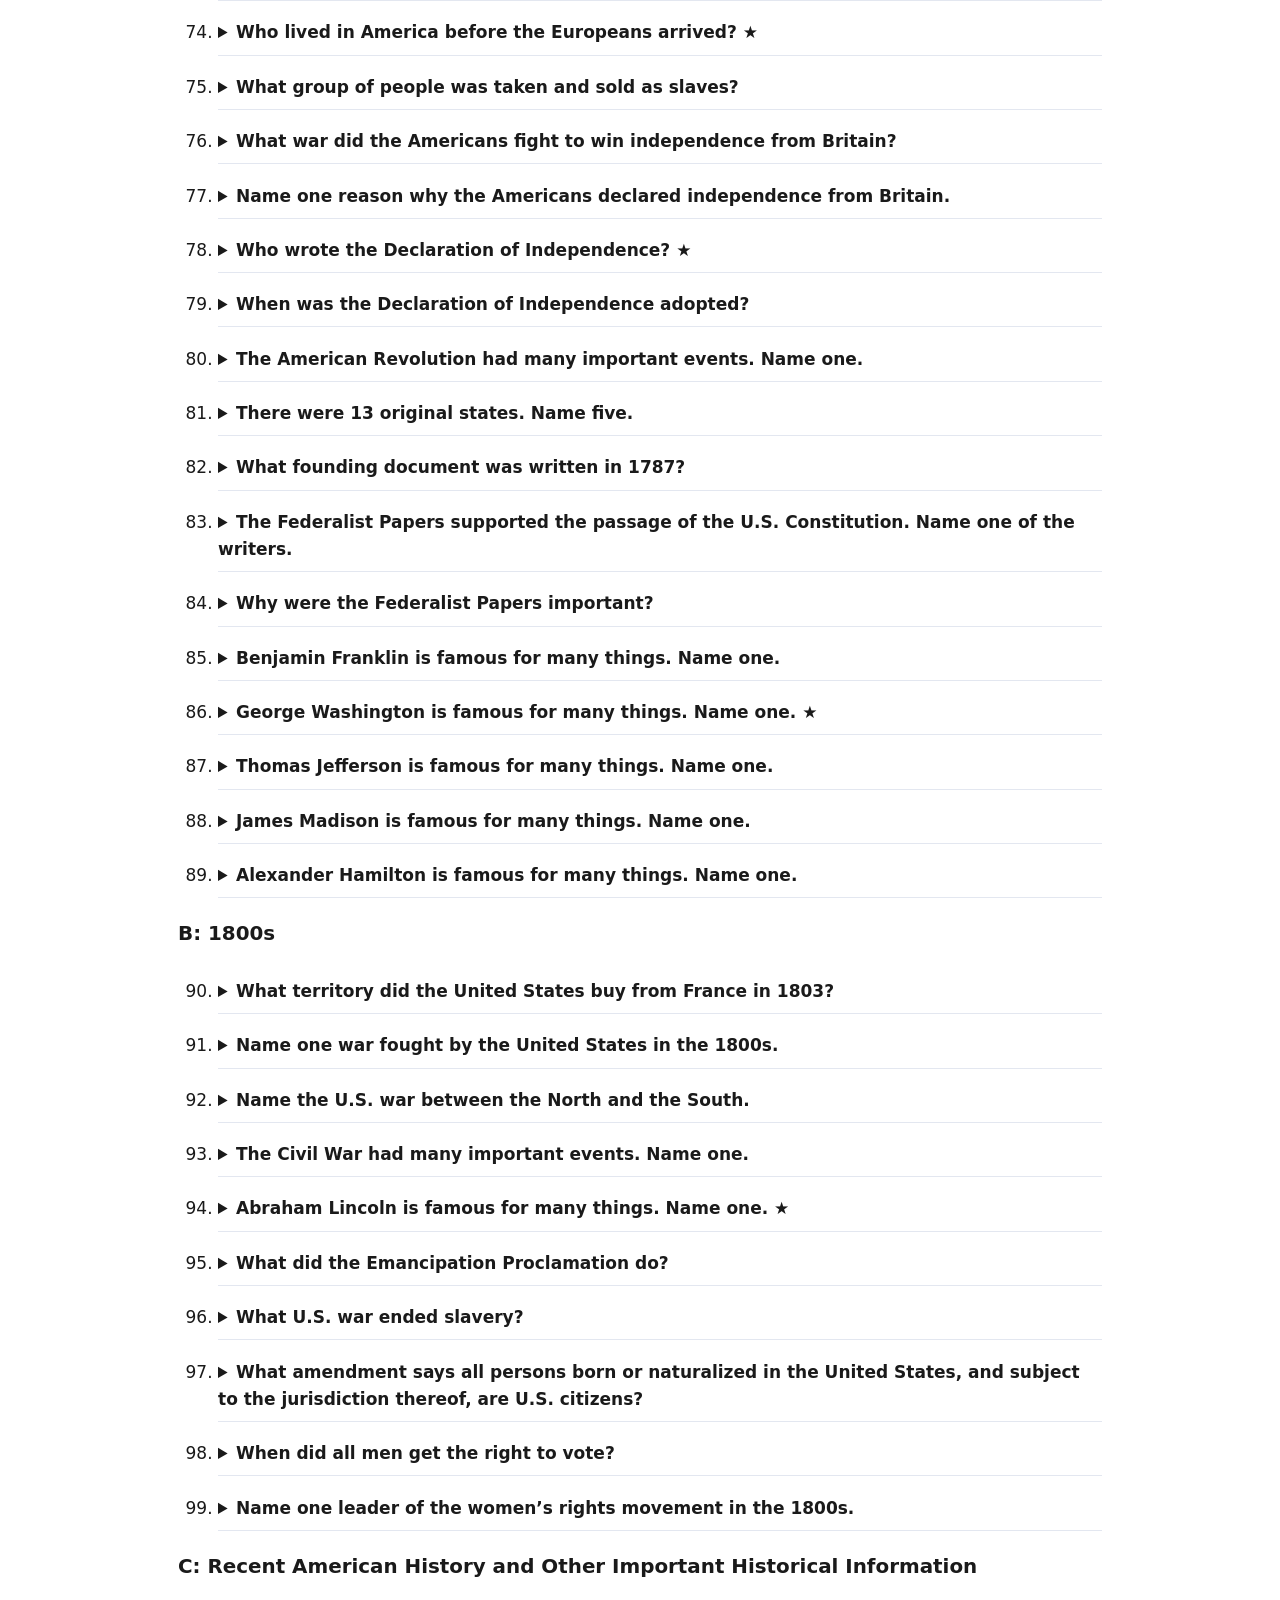
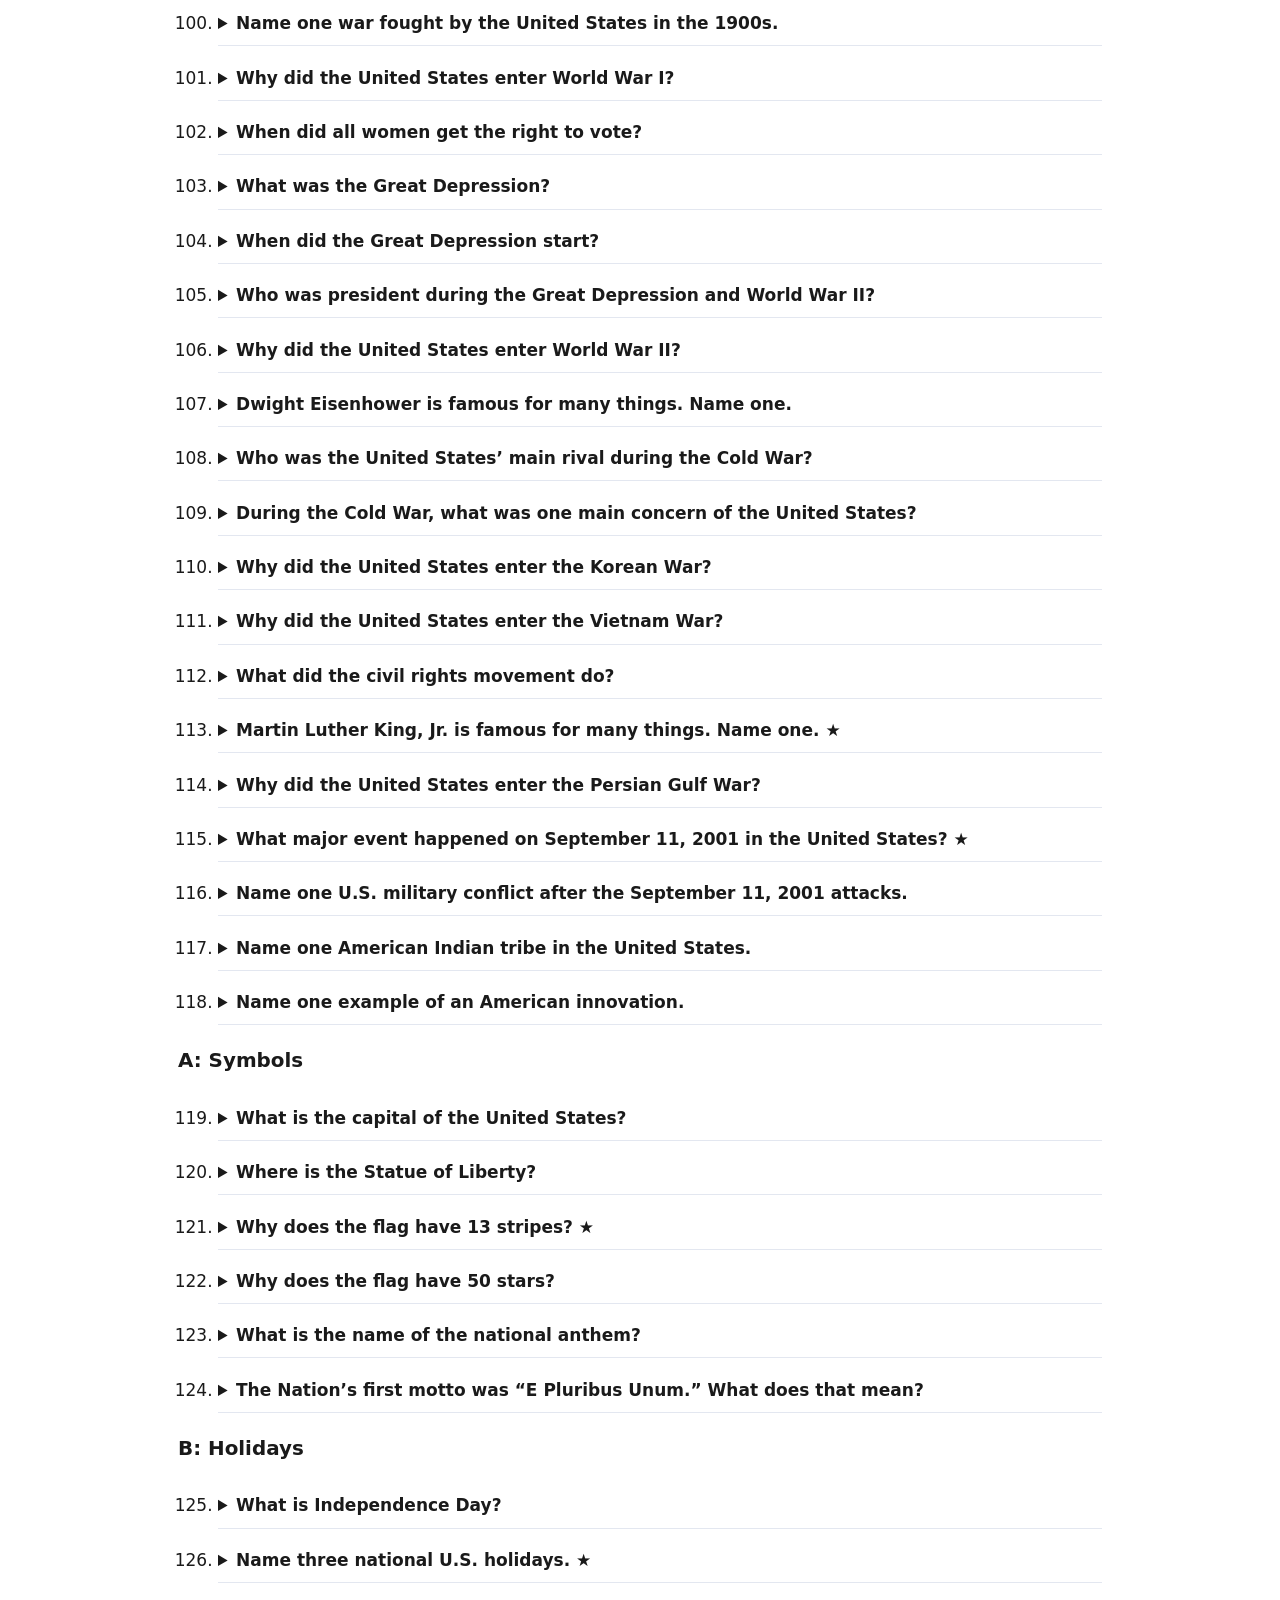
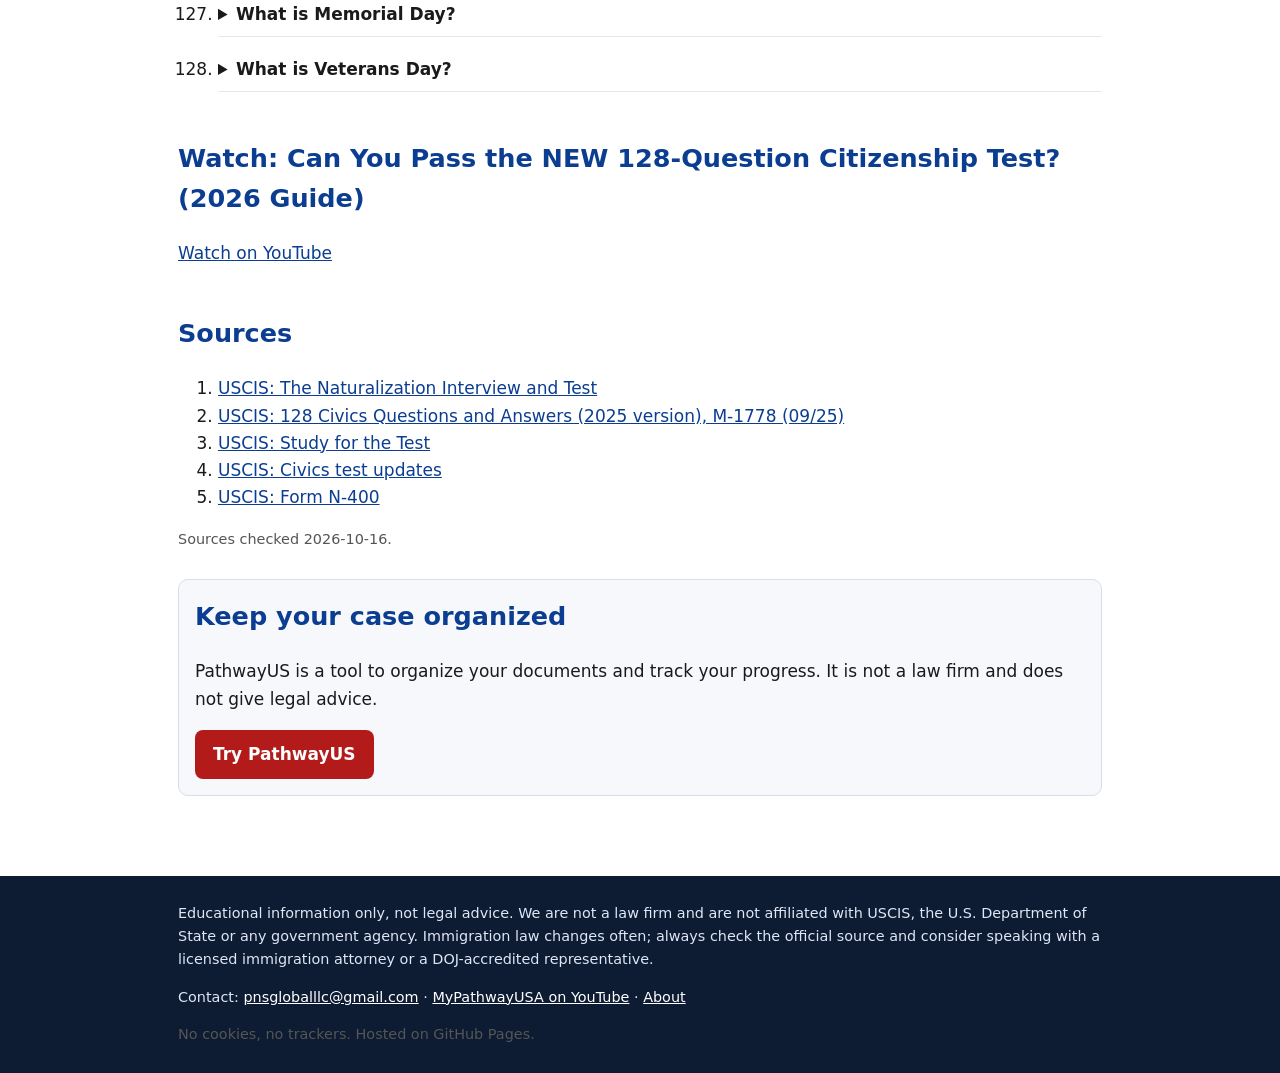
<file: guides/naturalization-n400.html>
<!doctype html><html lang="en"><head><meta charset="utf-8"><meta name="viewport" content="width=device-width,initial-scale=1">
<title>Naturalization (N-400) Interview &amp; 2025 Civics Test | Free Immigration Interview Guides</title><meta name="description" content="Free prep guide and PDF: Citizenship interview, English test and all 128 official civics questions. Source-cited, not legal advice."><link rel="canonical" href="https://yarosim.github.io/immigration-interview-guides/guides/naturalization-n400.html">
<meta property="og:type" content="website"><meta property="og:title" content="Naturalization (N-400) Interview &amp; 2025 Civics Test"><meta property="og:description" content="Free prep guide and PDF: Citizenship interview, English test and all 128 official civics questions. Source-cited, not legal advice."><meta property="og:url" content="https://yarosim.github.io/immigration-interview-guides/guides/naturalization-n400.html"><meta name="twitter:card" content="summary">
<meta name="theme-color" content="#0b3d91"><link rel="stylesheet" href="../assets/style.css"><script type="application/ld+json">{"@context": "https://schema.org", "@type": "WebPage", "name": "Naturalization (N-400) Interview & 2025 Civics Test", "description": "Free prep guide and PDF: Citizenship interview, English test and all 128 official civics questions. Source-cited, not legal advice.", "url": "https://yarosim.github.io/immigration-interview-guides/guides/naturalization-n400.html", "inLanguage": "en-US"}</script></head>
<body><a class="skip" href="#main">Skip to content</a><header><div class="w"><a class="logo" href="../index.html">MyPathwayUSA · Interview Guides</a><nav aria-label="Main"><ul><li><a href="../index.html">Home</a></li><li><a href="../guides/" aria-current="page">Guides</a></li><li><a href="../faq.html">FAQ</a></li><li><a href="../videos.html">Videos</a></li><li><a href="../about.html">About & Disclaimer</a></li></ul></nav></div></header>
<main id="main"><div class="w"><p class="disc" role="note"><strong>Not legal advice.</strong> Educational information only, not legal advice. We are not a law firm and are not affiliated with USCIS, the U.S. Department of State or any government agency. Immigration law changes often; always check the official source and consider speaking with a licensed immigration attorney or a DOJ-accredited representative.</p><h1>Naturalization (N-400) Interview &amp; 2025 Civics Test</h1><p>The naturalization interview is where a USCIS officer reviews your Form N-400 with you under oath and gives you the English and civics tests.</p><p><a class="btn alt" href="../downloads/naturalization-n400-guide.pdf" download>Download the free PDF guide (79 KB)</a></p>
<h2>Key facts from official sources</h2><ul><li>If you filed Form N-400 on or after Oct. 20, 2025, you take the 2025 civics test: an oral test of 20 questions from the list of 128. You must answer 12 correctly to pass, and you fail if you answer 9 incorrectly. <a href="#src1" class="note">[source 1]</a></li><li>If you filed before Oct. 20, 2025, the 2008 test applies: up to 10 questions from a list of 100; 6 correct answers pass. <a href="#src1" class="note">[source 1]</a></li><li>English reading: read aloud one out of three sentences correctly. English writing: write one out of three sentences correctly. Speaking is judged by the officer during the interview. <a href="#src1" class="note">[source 1]</a></li><li>You get two attempts to pass the English and civics tests. <a href="#src1" class="note">[source 1]</a></li><li>65/20 special consideration: if you are 65 or older and have been a permanent resident for 20+ years, you may study only the 20 starred questions, may take the civics test in your language, are asked 10 of them and must answer 6 correctly. <a href="#src2" class="note">[source 2]</a></li><li>Some answers change with elections or appointments; answer with the official serving at the time of your interview and check uscis.gov/citizenship/testupdates. <a href="#src2" class="note">[source 2]</a></li></ul>
<h2>Commonly reported practice questions</h2><p class="note">Commonly reported practice questions: these are general topics people report being asked about. They are NOT an official USCIS or Department of State list. Officers may ask anything related to your case. Answer truthfully and consistently with your forms.</p><ul><li>Questions confirming each answer on your N-400 (addresses, employment, travel outside the U.S., marital history, children).</li><li>The &#x27;Have you ever...&#x27; eligibility questions in Part 9 of the N-400, and that you understand what they mean.</li><li>Questions about your willingness to take the Oath of Allegiance.</li><li>Simple questions to check that you understand spoken English, such as about your day, your work or how you got to the interview.</li></ul>
<h2>Document checklist</h2><p class="note">Follow your interview notice or embassy instructions first.</p><ul><li>Your interview notice (and arrive early)</li><li>Permanent Resident Card (green card)</li><li>Government-issued photo ID</li><li>Passports and travel documents, current and expired, covering your residence period</li><li>Copy of the N-400 you filed (review it the night before)</li><li>Any documents listed on your interview notice (e.g., marriage/divorce records, tax transcripts, court records)</li><li>Study materials: the 128 questions below and the reading/writing vocabulary lists</li></ul>
<h2>Interview day tips</h2><ul><li>Study answers out loud; the civics test is oral.</li><li>Practice reading and writing short civics sentences from the official vocabulary lists.</li><li>If you do not understand a question, it is fine to ask the officer to repeat or rephrase it.</li><li>Never guess about a &#x27;Have you ever&#x27; question; if something applies, talk to an attorney before the interview.</li></ul><h2>The official 128 civics questions (2025 version)</h2><p class="note">Verbatim from USCIS M-1778 (09/25), public domain. ★ = one of the 20 questions for the 65/20 special consideration. Answers marked by elections change; check <a href="https://www.uscis.gov/citizenship/testupdates">USCIS test updates</a>.</p><h3>A: Principles of American Government</h3><ol class="civ" start="1"><li><details><summary>What is the form of government of the United States?</summary><ul><li>Republic</li><li>Constitution-based federal republic</li><li>Representative democracy</li></ul></details></li><li><details><summary>What is the supreme law of the land? <span aria-label="65/20 question">★</span></summary><ul><li>(U.S.) Constitution</li></ul></details></li><li><details><summary>Name one thing the U.S. Constitution does.</summary><ul><li>Forms the government</li><li>Defines powers of government</li><li>Defines the parts of government</li><li>Protects the rights of the people</li></ul></details></li><li><details><summary>The U.S. Constitution starts with the words “We the People.” What does “We the People” mean?</summary><ul><li>Self-government</li><li>Popular sovereignty</li><li>Consent of the governed</li><li>People should govern themselves</li><li>(Example of) social contract</li></ul></details></li><li><details><summary>How are changes made to the U.S. Constitution?</summary><ul><li>Amendments</li><li>The amendment process</li></ul></details></li><li><details><summary>What does the Bill of Rights protect?</summary><ul><li>(The basic) rights of Americans</li><li>(The basic) rights of people living in the United States</li></ul></details></li><li><details><summary>How many amendments does the U.S. Constitution have? <span aria-label="65/20 question">★</span></summary><ul><li>Twenty-seven (27)</li></ul></details></li><li><details><summary>Why is the Declaration of Independence important?</summary><ul><li>It says America is free from British control.</li><li>It says all people are created equal.</li><li>It identifies inherent rights.</li><li>It identifies individual freedoms.</li></ul></details></li><li><details><summary>What founding document said the American colonies were free from Britain?</summary><ul><li>Declaration of Independence</li></ul></details></li><li><details><summary>Name two important ideas from the Declaration of Independence and the U.S. Constitution.</summary><ul><li>Equality</li><li>Liberty</li><li>Social contract</li><li>Natural rights</li><li>Limited government</li><li>Self-government</li></ul></details></li><li><details><summary>The words “Life, Liberty, and the pursuit of Happiness” are in what founding document?</summary><ul><li>Declaration of Independence</li></ul></details></li><li><details><summary>What is the economic system of the United States? <span aria-label="65/20 question">★</span></summary><ul><li>Capitalism</li><li>Free market economy</li></ul></details></li><li><details><summary>What is the rule of law?</summary><ul><li>Everyone must follow the law.</li><li>Leaders must obey the law.</li><li>Government must obey the law.</li><li>No one is above the law.</li></ul></details></li><li><details><summary>Many documents influenced the U.S. Constitution. Name one.</summary><ul><li>Declaration of Independence</li><li>Articles of Confederation</li><li>Federalist Papers</li><li>Anti-Federalist Papers</li><li>Virginia Declaration of Rights</li><li>Fundamental Orders of Connecticut</li><li>Mayflower Compact</li><li>Iroquois Great Law of Peace</li></ul></details></li><li><details><summary>There are three branches of government. Why?</summary><ul><li>So one part does not become too powerful</li><li>Checks and balances</li><li>Separation of powers</li></ul></details></li></ol><h3>B: System of Government</h3><ol class="civ" start="16"><li><details><summary>Name the three branches of government.</summary><ul><li>Legislative, executive, and judicial</li><li>Congress, president, and the courts</li></ul></details></li><li><details><summary>The President of the United States is in charge of which branch of government?</summary><ul><li>Executive branch</li></ul></details></li><li><details><summary>What part of the federal government writes laws?</summary><ul><li>(U.S.) Congress</li><li>(U.S. or national) legislature</li><li>Legislative branch</li></ul></details></li><li><details><summary>What are the two parts of the U.S. Congress?</summary><ul><li>Senate and House (of Representatives)</li></ul></details></li><li><details><summary>Name one power of the U.S. Congress. <span aria-label="65/20 question">★</span></summary><ul><li>Writes laws</li><li>Declares war</li><li>Makes the federal budget</li></ul></details></li><li><details><summary>How many U.S. senators are there?</summary><ul><li>One hundred (100)</li></ul></details></li><li><details><summary>How long is a term for a U.S. senator?</summary><ul><li>Six (6) years</li></ul></details></li><li><details><summary>Who is one of your state’s U.S. senators now?</summary><ul><li>Answers will vary. [District of Columbia residents and residents of U.S. territories should answer that D.C. (or the territory where the applicant lives) has no U.S. senators.]</li></ul></details></li><li><details><summary>How many voting members are in the House of Representatives?</summary><ul><li>Four hundred thirty-five (435)</li></ul></details></li><li><details><summary>How long is a term for a member of the House of Representatives?</summary><ul><li>Two (2) years</li></ul></details></li><li><details><summary>Why do U.S. representatives serve shorter terms than U.S. senators?</summary><ul><li>To more closely follow public opinion</li></ul></details></li><li><details><summary>How many senators does each state have?</summary><ul><li>Two (2)</li></ul></details></li><li><details><summary>Why does each state have two senators?</summary><ul><li>Equal representation (for small states)</li><li>The Great Compromise (Connecticut Compromise)</li></ul></details></li><li><details><summary>Name your U.S. representative.</summary><ul><li>Answers will vary. [Residents of territories with nonvoting Delegates or Resident Commissioners may provide the name of that Delegate or Commissioner. Also acceptable is any statement that the territory has no (voting) representatives in Congress.]</li></ul></details></li><li><details><summary>What is the name of the Speaker of the House of Representatives now? <span aria-label="65/20 question">★</span></summary><ul><li>Visit uscis.gov/citizenship/testupdates for the name of the Speaker of the House of Representatives.</li></ul></details></li><li><details><summary>Who does a U.S. senator represent?</summary><ul><li>Citizens of their state</li><li>People of their state</li></ul></details></li><li><details><summary>Who elects U.S. senators?</summary><ul><li>Citizens from their state</li></ul></details></li><li><details><summary>Who does a member of the House of Representatives represent?</summary><ul><li>Citizens in their (congressional) district</li><li>Citizens in their district</li><li>People from their (congressional) district</li><li>People in their district</li></ul></details></li><li><details><summary>Who elects members of the House of Representatives?</summary><ul><li>Citizens from their (congressional) district</li></ul></details></li><li><details><summary>Some states have more representatives than other states. Why?</summary><ul><li>(Because of) the state’s population</li><li>(Because) they have more people</li><li>(Because) some states have more people</li></ul></details></li><li><details><summary>The President of the United States is elected for how many years? <span aria-label="65/20 question">★</span></summary><ul><li>Four (4) years</li></ul></details></li><li><details><summary>The President of the United States can serve only two terms. Why?</summary><ul><li>(Because of) the 22nd Amendment</li><li>To keep the president from becoming too powerful</li></ul></details></li><li><details><summary>What is the name of the President of the United States now? <span aria-label="65/20 question">★</span></summary><ul><li>Visit uscis.gov/citizenship/testupdates for the name of the President of the United States.</li></ul></details></li><li><details><summary>What is the name of the Vice President of the United States now? <span aria-label="65/20 question">★</span></summary><ul><li>Visit uscis.gov/citizenship/testupdates for the name of the Vice President of the United States.</li></ul></details></li><li><details><summary>If the president can no longer serve, who becomes president?</summary><ul><li>The Vice President (of the United States)</li></ul></details></li><li><details><summary>Name one power of the president.</summary><ul><li>Signs bills into law</li><li>Vetoes bills</li><li>Enforces laws</li><li>Commander in Chief (of the military)</li><li>Chief diplomat</li><li>Appoints federal judges</li></ul></details></li><li><details><summary>Who is Commander in Chief of the U.S. military?</summary><ul><li>The President (of the United States)</li></ul></details></li><li><details><summary>Who signs bills to become laws?</summary><ul><li>The President (of the United States)</li></ul></details></li><li><details><summary>Who vetoes bills? <span aria-label="65/20 question">★</span></summary><ul><li>The President (of the United States)</li></ul></details></li><li><details><summary>Who appoints federal judges?</summary><ul><li>The President (of the United States)</li></ul></details></li><li><details><summary>The executive branch has many parts. Name one.</summary><ul><li>President (of the United States)</li><li>Cabinet</li><li>Federal departments and agencies</li></ul></details></li><li><details><summary>What does the President’s Cabinet do?</summary><ul><li>Advises the President (of the United States)</li></ul></details></li><li><details><summary>What are two Cabinet-level positions?</summary><ul><li>Attorney General</li><li>Secretary of Agriculture</li><li>Secretary of Commerce</li><li>Secretary of Education</li><li>Secretary of Energy</li><li>Secretary of Health and Human Services</li><li>Secretary of Homeland Security</li><li>Secretary of Housing and Urban Development</li><li>Secretary of the Interior</li><li>Secretary of Labor</li><li>Secretary of State</li><li>Secretary of Transportation</li><li>Secretary of the Treasury</li><li>Secretary of Veterans Affairs</li><li>Secretary of War (Defense)</li><li>Vice-President</li><li>Administrator of the Environmental Protection Agency</li><li>Administrator of the Small Business Administration</li><li>Director of the Central Intelligence Agency</li><li>Director of the Office of Management and Budget</li><li>Director of National Intelligence</li><li>United States Trade Representative</li></ul></details></li><li><details><summary>Why is the Electoral College important?</summary><ul><li>It decides who is elected president.</li><li>It provides a compromise between the popular election of the president and congressional selection.</li></ul></details></li><li><details><summary>What is one part of the judicial branch?</summary><ul><li>Supreme Court</li><li>Federal Courts</li></ul></details></li><li><details><summary>What does the judicial branch do?</summary><ul><li>Reviews laws</li><li>Explains laws</li><li>Resolves disputes (disagreements) about the law</li><li>Decides if a law goes against the (U.S.) Constitution</li></ul></details></li><li><details><summary>What is the highest court in the United States? <span aria-label="65/20 question">★</span></summary><ul><li>Supreme Court</li></ul></details></li><li><details><summary>How many seats are on the Supreme Court?</summary><ul><li>Nine (9)</li></ul></details></li><li><details><summary>How many Supreme Court justices are usually needed to decide a case?</summary><ul><li>Five (5)</li></ul></details></li><li><details><summary>How long do Supreme Court justices serve?</summary><ul><li>(For) life</li><li>Lifetime appointment</li><li>(Until) retirement</li></ul></details></li><li><details><summary>Supreme Court justices serve for life. Why?</summary><ul><li>To be independent (of politics)</li><li>To limit outside (political) influence</li></ul></details></li><li><details><summary>Who is the Chief Justice of the United States now?</summary><ul><li>Visit uscis.gov/citizenship/testupdates for the name of the Chief Justice of the United States.</li></ul></details></li><li><details><summary>Name one power that is only for the federal government.</summary><ul><li>Print paper money</li><li>Mint coins</li><li>Declare war</li><li>Create an army</li><li>Make treaties</li><li>Set foreign policy</li></ul></details></li><li><details><summary>Name one power that is only for the states.</summary><ul><li>Provide schooling and education</li><li>Provide protection (police)</li><li>Provide safety (fire departments)</li><li>Give a driver’s license</li><li>Approve zoning and land use</li></ul></details></li><li><details><summary>What is the purpose of the 10th Amendment?</summary><ul><li>(It states that the) powers not given to the federal government belong to the states or to the people.</li></ul></details></li><li><details><summary>Who is the governor of your state now? <span aria-label="65/20 question">★</span></summary><ul><li>Answers will vary. [District of Columbia residents should answer that D.C. does not have a governor.]</li></ul></details></li><li><details><summary>What is the capital of your state?</summary><ul><li>Answers will vary. [District of Columbia residents should answer that D.C. is not a state and does not have a capital. Residents of U.S. territories should name the capital of the territory.]</li></ul></details></li></ol><h3>C: Rights and Responsibilities</h3><ol class="civ" start="63"><li><details><summary>There are four amendments to the U.S. Constitution about who can vote. Describe one of them.</summary><ul><li>Citizens eighteen (18) and older (can vote).</li><li>You don’t have to pay (a poll tax) to vote.</li><li>Any citizen can vote. (Women and men can vote.)</li><li>A male citizen of any race (can vote).</li></ul></details></li><li><details><summary>Who can vote in federal elections, run for federal office, and serve on a jury in the United States?</summary><ul><li>Citizens</li><li>Citizens of the United States</li><li>U.S. citizens</li></ul></details></li><li><details><summary>What are three rights of everyone living in the United States?</summary><ul><li>Freedom of expression</li><li>Freedom of speech</li><li>Freedom of assembly</li><li>Freedom to petition the government</li><li>Freedom of religion</li><li>The right to bear arms</li></ul></details></li><li><details><summary>What do we show loyalty to when we say the Pledge of Allegiance? <span aria-label="65/20 question">★</span></summary><ul><li>The United States</li><li>The flag</li></ul></details></li><li><details><summary>Name two promises that new citizens make in the Oath of Allegiance.</summary><ul><li>Give up loyalty to other countries</li><li>Defend the (U.S.) Constitution</li><li>Obey the laws of the United States</li><li>Serve in the military (if needed)</li><li>Serve (help, do important work for) the nation (if needed)</li><li>Be loyal to the United States</li></ul></details></li><li><details><summary>How can people become United States citizens?</summary><ul><li>Be born in the United States, under the conditions set by the 14th Amendment</li><li>Naturalize</li><li>Derive citizenship (under conditions set by Congress)</li></ul></details></li><li><details><summary>What are two examples of civic participation in the United States?</summary><ul><li>Vote</li><li>Run for office</li><li>Join a political party</li><li>Help with a campaign</li><li>Join a civic group</li><li>Join a community group</li><li>Give an elected official your opinion (on an issue)</li><li>Contact elected officials</li><li>Support or oppose an issue or policy</li><li>Write to a newspaper</li></ul></details></li><li><details><summary>What is one way Americans can serve their country?</summary><ul><li>Vote</li><li>Pay taxes</li><li>Obey the law</li><li>Serve in the military</li><li>Run for office</li><li>Work for local, state, or federal government</li></ul></details></li><li><details><summary>Why is it important to pay federal taxes?</summary><ul><li>Required by law</li><li>All people pay to fund the federal government</li><li>Required by the (U.S.) Constitution (16th Amendment)</li><li>Civic duty</li></ul></details></li><li><details><summary>It is important for all men age 18 through 25 to register for the Selective Service. Name one reason why.</summary><ul><li>Required by law</li><li>Civic duty</li><li>Makes the draft fair, if needed</li></ul></details></li></ol><h3>A: Colonial Period and Independence</h3><ol class="civ" start="73"><li><details><summary>The colonists came to America for many reasons. Name one.</summary><ul><li>Freedom</li><li>Political liberty</li><li>Religious freedom</li><li>Economic opportunity</li><li>Escape persecution</li></ul></details></li><li><details><summary>Who lived in America before the Europeans arrived? <span aria-label="65/20 question">★</span></summary><ul><li>American Indians</li><li>Native Americans</li></ul></details></li><li><details><summary>What group of people was taken and sold as slaves?</summary><ul><li>Africans</li><li>People from Africa</li></ul></details></li><li><details><summary>What war did the Americans fight to win independence from Britain?</summary><ul><li>American Revolution</li><li>The (American) Revolutionary War</li><li>War for (American) Independence</li></ul></details></li><li><details><summary>Name one reason why the Americans declared independence from Britain.</summary><ul><li>High taxes</li><li>Taxation without representation</li><li>British soldiers stayed in Americans’ houses (boarding, quartering)</li><li>They did not have self-government</li><li>Boston Massacre</li><li>Boston Tea Party (Tea Act)</li><li>Stamp Act</li><li>Sugar Act</li><li>Townshend Acts</li><li>Intolerable (Coercive) Acts</li></ul></details></li><li><details><summary>Who wrote the Declaration of Independence? <span aria-label="65/20 question">★</span></summary><ul><li>(Thomas) Jefferson</li></ul></details></li><li><details><summary>When was the Declaration of Independence adopted?</summary><ul><li>July 4, 1776</li></ul></details></li><li><details><summary>The American Revolution had many important events. Name one.</summary><ul><li>(Battle of) Bunker Hill</li><li>Declaration of Independence</li><li>Washington Crossing the Delaware (Battle of Trenton)</li><li>(Battle of) Saratoga</li><li>Valley Forge (Encampment)</li><li>(Battle of) Yorktown (British surrender at Yorktown)</li></ul></details></li><li><details><summary>There were 13 original states. Name five.</summary><ul><li>New Hampshire</li><li>Massachusetts</li><li>Rhode Island</li><li>Connecticut</li><li>New York</li><li>New Jersey</li><li>Pennsylvania</li><li>Delaware</li><li>Maryland</li><li>Virginia</li><li>North Carolina</li><li>South Carolina</li><li>Georgia</li></ul></details></li><li><details><summary>What founding document was written in 1787?</summary><ul><li>(U.S.) Constitution</li></ul></details></li><li><details><summary>The Federalist Papers supported the passage of the U.S. Constitution. Name one of the writers.</summary><ul><li>(James) Madison</li><li>(Alexander) Hamilton</li><li>(John) Jay</li><li>Publius</li></ul></details></li><li><details><summary>Why were the Federalist Papers important?</summary><ul><li>They helped people understand the (U.S.) Constitution.</li><li>They supported passing the (U.S.) Constitution.</li></ul></details></li><li><details><summary>Benjamin Franklin is famous for many things. Name one.</summary><ul><li>Founded the first free public libraries</li><li>First Postmaster General of the United States</li><li>Helped write the Declaration of Independence</li><li>Inventor</li><li>U.S. diplomat</li></ul></details></li><li><details><summary>George Washington is famous for many things. Name one. <span aria-label="65/20 question">★</span></summary><ul><li>“Father of Our Country”</li><li>First president of the United States</li><li>General of the Continental Army</li><li>President of the Constitutional Convention</li></ul></details></li><li><details><summary>Thomas Jefferson is famous for many things. Name one.</summary><ul><li>Writer of the Declaration of Independence</li><li>Third president of the United States</li><li>Doubled the size of the United States (Louisiana Purchase)</li><li>First Secretary of State</li><li>Founded the University of Virginia</li><li>Writer of the Virginia Statute on Religious Freedom</li></ul></details></li><li><details><summary>James Madison is famous for many things. Name one.</summary><ul><li>“Father of the Constitution”</li><li>Fourth president of the United States</li><li>President during the War of 1812</li><li>One of the writers of the Federalist Papers</li></ul></details></li><li><details><summary>Alexander Hamilton is famous for many things. Name one.</summary><ul><li>First Secretary of the Treasury</li><li>One of the writers of the Federalist Papers</li><li>Helped establish the First Bank of the United States</li><li>Aide to General George Washington</li><li>Member of the Continental Congress</li></ul></details></li></ol><h3>B: 1800s</h3><ol class="civ" start="90"><li><details><summary>What territory did the United States buy from France in 1803?</summary><ul><li>Louisiana Territory</li><li>Louisiana</li></ul></details></li><li><details><summary>Name one war fought by the United States in the 1800s.</summary><ul><li>War of 1812</li><li>Mexican-American War</li><li>Civil War</li><li>Spanish-American War</li></ul></details></li><li><details><summary>Name the U.S. war between the North and the South.</summary><ul><li>The Civil War</li></ul></details></li><li><details><summary>The Civil War had many important events. Name one.</summary><ul><li>(Battle of) Fort Sumter</li><li>Emancipation Proclamation</li><li>(Battle of) Vicksburg</li><li>(Battle of) Gettysburg</li><li>Sherman’s March</li><li>(Surrender at) Appomattox</li><li>(Battle of) Antietam/Sharpsburg</li><li>Lincoln was assassinated.</li></ul></details></li><li><details><summary>Abraham Lincoln is famous for many things. Name one. <span aria-label="65/20 question">★</span></summary><ul><li>Freed the slaves (Emancipation Proclamation)</li><li>Saved (or preserved) the Union</li><li>Led the United States during the Civil War</li><li>16th president of the United States</li><li>Delivered the Gettysburg Address</li></ul></details></li><li><details><summary>What did the Emancipation Proclamation do?</summary><ul><li>Freed the slaves</li><li>Freed slaves in the Confederacy</li><li>Freed slaves in the Confederate states</li><li>Freed slaves in most Southern states</li></ul></details></li><li><details><summary>What U.S. war ended slavery?</summary><ul><li>The Civil War</li></ul></details></li><li><details><summary>What amendment says all persons born or naturalized in the United States, and subject to the jurisdiction thereof, are U.S. citizens?</summary><ul><li>14th Amendment</li></ul></details></li><li><details><summary>When did all men get the right to vote?</summary><ul><li>After the Civil War</li><li>During Reconstruction</li><li>(With the) 15th Amendment</li><li>1870</li></ul></details></li><li><details><summary>Name one leader of the women’s rights movement in the 1800s.</summary><ul><li>Susan B. Anthony</li><li>Elizabeth Cady Stanton</li><li>Sojourner Truth</li><li>Harriet Tubman</li><li>Lucretia Mott</li><li>Lucy Stone</li></ul></details></li></ol><h3>C: Recent American History and Other Important Historical Information</h3><ol class="civ" start="100"><li><details><summary>Name one war fought by the United States in the 1900s.</summary><ul><li>World War I</li><li>World War II</li><li>Korean War</li><li>Vietnam War</li><li>(Persian) Gulf War</li></ul></details></li><li><details><summary>Why did the United States enter World War I?</summary><ul><li>Because Germany attacked U.S. (civilian) ships</li><li>To support the Allied Powers (England, France, Italy, and Russia)</li><li>To oppose the Central Powers (Germany, Austria-Hungary, the Ottoman Empire, and Bulgaria)</li></ul></details></li><li><details><summary>When did all women get the right to vote?</summary><ul><li>1920</li><li>After World War I</li><li>(With the) 19th Amendment</li></ul></details></li><li><details><summary>What was the Great Depression?</summary><ul><li>Longest economic recession in modern history</li></ul></details></li><li><details><summary>When did the Great Depression start?</summary><ul><li>The Great Crash (1929)</li><li>Stock market crash of 1929</li></ul></details></li><li><details><summary>Who was president during the Great Depression and World War II?</summary><ul><li>(Franklin) Roosevelt</li></ul></details></li><li><details><summary>Why did the United States enter World War II?</summary><ul><li>(Bombing of) Pearl Harbor</li><li>Japanese attacked Pearl Harbor</li><li>To support the Allied Powers (England, France, and Russia)</li><li>To oppose the Axis Powers (Germany, Italy, and Japan)</li></ul></details></li><li><details><summary>Dwight Eisenhower is famous for many things. Name one.</summary><ul><li>General during World War II</li><li>President at the end of (during) the Korean War</li><li>34th president of the United States</li><li>Signed the Federal-Aid Highway Act of 1956 (Created the Interstate System)</li></ul></details></li><li><details><summary>Who was the United States’ main rival during the Cold War?</summary><ul><li>Soviet Union</li><li>USSR</li><li>Russia</li></ul></details></li><li><details><summary>During the Cold War, what was one main concern of the United States?</summary><ul><li>Communism</li><li>Nuclear war</li></ul></details></li><li><details><summary>Why did the United States enter the Korean War?</summary><ul><li>To stop the spread of communism</li></ul></details></li><li><details><summary>Why did the United States enter the Vietnam War?</summary><ul><li>To stop the spread of communism</li></ul></details></li><li><details><summary>What did the civil rights movement do?</summary><ul><li>Fought to end racial discrimination</li></ul></details></li><li><details><summary>Martin Luther King, Jr. is famous for many things. Name one. <span aria-label="65/20 question">★</span></summary><ul><li>Fought for civil rights</li><li>Worked for equality for all Americans</li><li>Worked to ensure that people would “not be judged by the color of their skin, but by the content of their character”</li></ul></details></li><li><details><summary>Why did the United States enter the Persian Gulf War?</summary><ul><li>To force the Iraqi military from Kuwait</li></ul></details></li><li><details><summary>What major event happened on September 11, 2001 in the United States? <span aria-label="65/20 question">★</span></summary><ul><li>Terrorists attacked the United States</li><li>Terrorists took over two planes and crashed them into the World Trade Center in New York City</li><li>Terrorists took over a plane and crashed into the Pentagon in Arlington, Virginia</li><li>Terrorists took over a plane originally aimed at Washington, D.C., and crashed in a field in Pennsylvania</li></ul></details></li><li><details><summary>Name one U.S. military conflict after the September 11, 2001 attacks.</summary><ul><li>(Global) War on Terror</li><li>War in Afghanistan</li><li>War in Iraq</li></ul></details></li><li><details><summary>Name one American Indian tribe in the United States.</summary><ul><li>Apache</li><li>Blackfeet</li><li>Cayuga</li><li>Cherokee</li><li>Cheyenne</li><li>Chippewa</li><li>Choctaw</li><li>Creek</li><li>Crow</li><li>Hopi</li><li>Huron</li><li>Inupiat</li><li>Lakota</li><li>Mohawk</li><li>Mohegan</li><li>Navajo</li><li>Oneida</li><li>Onondaga</li><li>Pueblo</li><li>Seminole</li><li>Seneca</li><li>Shawnee</li><li>Sioux</li><li>Teton</li><li>Tuscarora</li></ul></details></li><li><details><summary>Name one example of an American innovation.</summary><ul><li>Light bulb</li><li>Automobile (cars, internal combustion engine)</li><li>Skyscrapers</li><li>Airplane</li><li>Assembly line</li><li>Landing on the moon</li><li>Integrated circuit (IC)</li></ul></details></li></ol><h3>A: Symbols</h3><ol class="civ" start="119"><li><details><summary>What is the capital of the United States?</summary><ul><li>Washington, D.C.</li></ul></details></li><li><details><summary>Where is the Statue of Liberty?</summary><ul><li>New York (Harbor)</li><li>Liberty Island [Also acceptable are New Jersey, near New York City, and on the Hudson (River).]</li></ul></details></li><li><details><summary>Why does the flag have 13 stripes? <span aria-label="65/20 question">★</span></summary><ul><li>(Because there were) 13 original colonies</li><li>(Because the stripes) represent the original colonies</li></ul></details></li><li><details><summary>Why does the flag have 50 stars?</summary><ul><li>(Because there is) one star for each state</li><li>(Because) each star represents a state</li><li>(Because there are) 50 states</li></ul></details></li><li><details><summary>What is the name of the national anthem?</summary><ul><li>The Star-Spangled Banner</li></ul></details></li><li><details><summary>The Nation’s first motto was “E Pluribus Unum.” What does that mean?</summary><ul><li>Out of many, one</li><li>We all become one</li></ul></details></li></ol><h3>B: Holidays</h3><ol class="civ" start="125"><li><details><summary>What is Independence Day?</summary><ul><li>A holiday to celebrate U.S. independence (from Britain)</li><li>The country’s birthday</li></ul></details></li><li><details><summary>Name three national U.S. holidays. <span aria-label="65/20 question">★</span></summary><ul><li>New Year’s Day</li><li>Martin Luther King, Jr. Day</li><li>Presidents Day (Washington’s Birthday)</li><li>Memorial Day</li><li>Juneteenth</li><li>Independence Day</li><li>Labor Day</li><li>Columbus Day</li><li>Veterans Day</li><li>Thanksgiving Day</li><li>Christmas Day</li></ul></details></li><li><details><summary>What is Memorial Day?</summary><ul><li>A holiday to honor soldiers who died in military service</li></ul></details></li><li><details><summary>What is Veterans Day?</summary><ul><li>A holiday to honor people in the (U.S.) military</li><li>A holiday to honor people who have served (in the U.S. military)</li></ul></details></li></ol><h2>Watch: Can You Pass the NEW 128-Question Citizenship Test? (2026 Guide)</h2><p><a href="https://youtu.be/2NgMzco5aYo">Watch on YouTube</a></p>
<h2>Sources</h2><ol><li id="src1"><a href="https://www.uscis.gov/citizenship/learn-about-citizenship/the-naturalization-interview-and-test">USCIS: The Naturalization Interview and Test</a></li><li id="src2"><a href="https://www.uscis.gov/sites/default/files/document/questions-and-answers/2025-Civics-Test-128-Questions-and-Answers.pdf">USCIS: 128 Civics Questions and Answers (2025 version), M-1778 (09/25)</a></li><li id="src3"><a href="https://www.uscis.gov/citizenship/find-study-materials-and-resources/study-for-the-test">USCIS: Study for the Test</a></li><li id="src4"><a href="https://www.uscis.gov/citizenship/testupdates">USCIS: Civics test updates</a></li><li id="src5"><a href="https://www.uscis.gov/n-400">USCIS: Form N-400</a></li></ol><p class="note">Sources checked 2026-10-16.</p>
<aside class="cta" aria-label="Organizing tool"><h2 style="margin-top:0">Keep your case organized</h2><p>PathwayUS is a tool to organize your documents and track your progress. It is not a law firm and does not give legal advice.</p><a class="btn" href="https://mypathwayusa.com/landing?utm_source=github&utm_medium=site&utm_campaign=interview-guides" rel="noopener">Try PathwayUS</a></aside></div></main>
<footer><div class="w"><p>Educational information only, not legal advice. We are not a law firm and are not affiliated with USCIS, the U.S. Department of State or any government agency. Immigration law changes often; always check the official source and consider speaking with a licensed immigration attorney or a DOJ-accredited representative.</p><p>Contact: <a href="mailto:pnsgloballlc@gmail.com">pnsgloballlc@gmail.com</a> · <a href="https://www.youtube.com/watch?v=2NgMzco5aYo">MyPathwayUSA on YouTube</a> · <a href="../about.html">About</a></p><p class="note">No cookies, no trackers. Hosted on GitHub Pages.</p></div></footer></body></html>
</file>
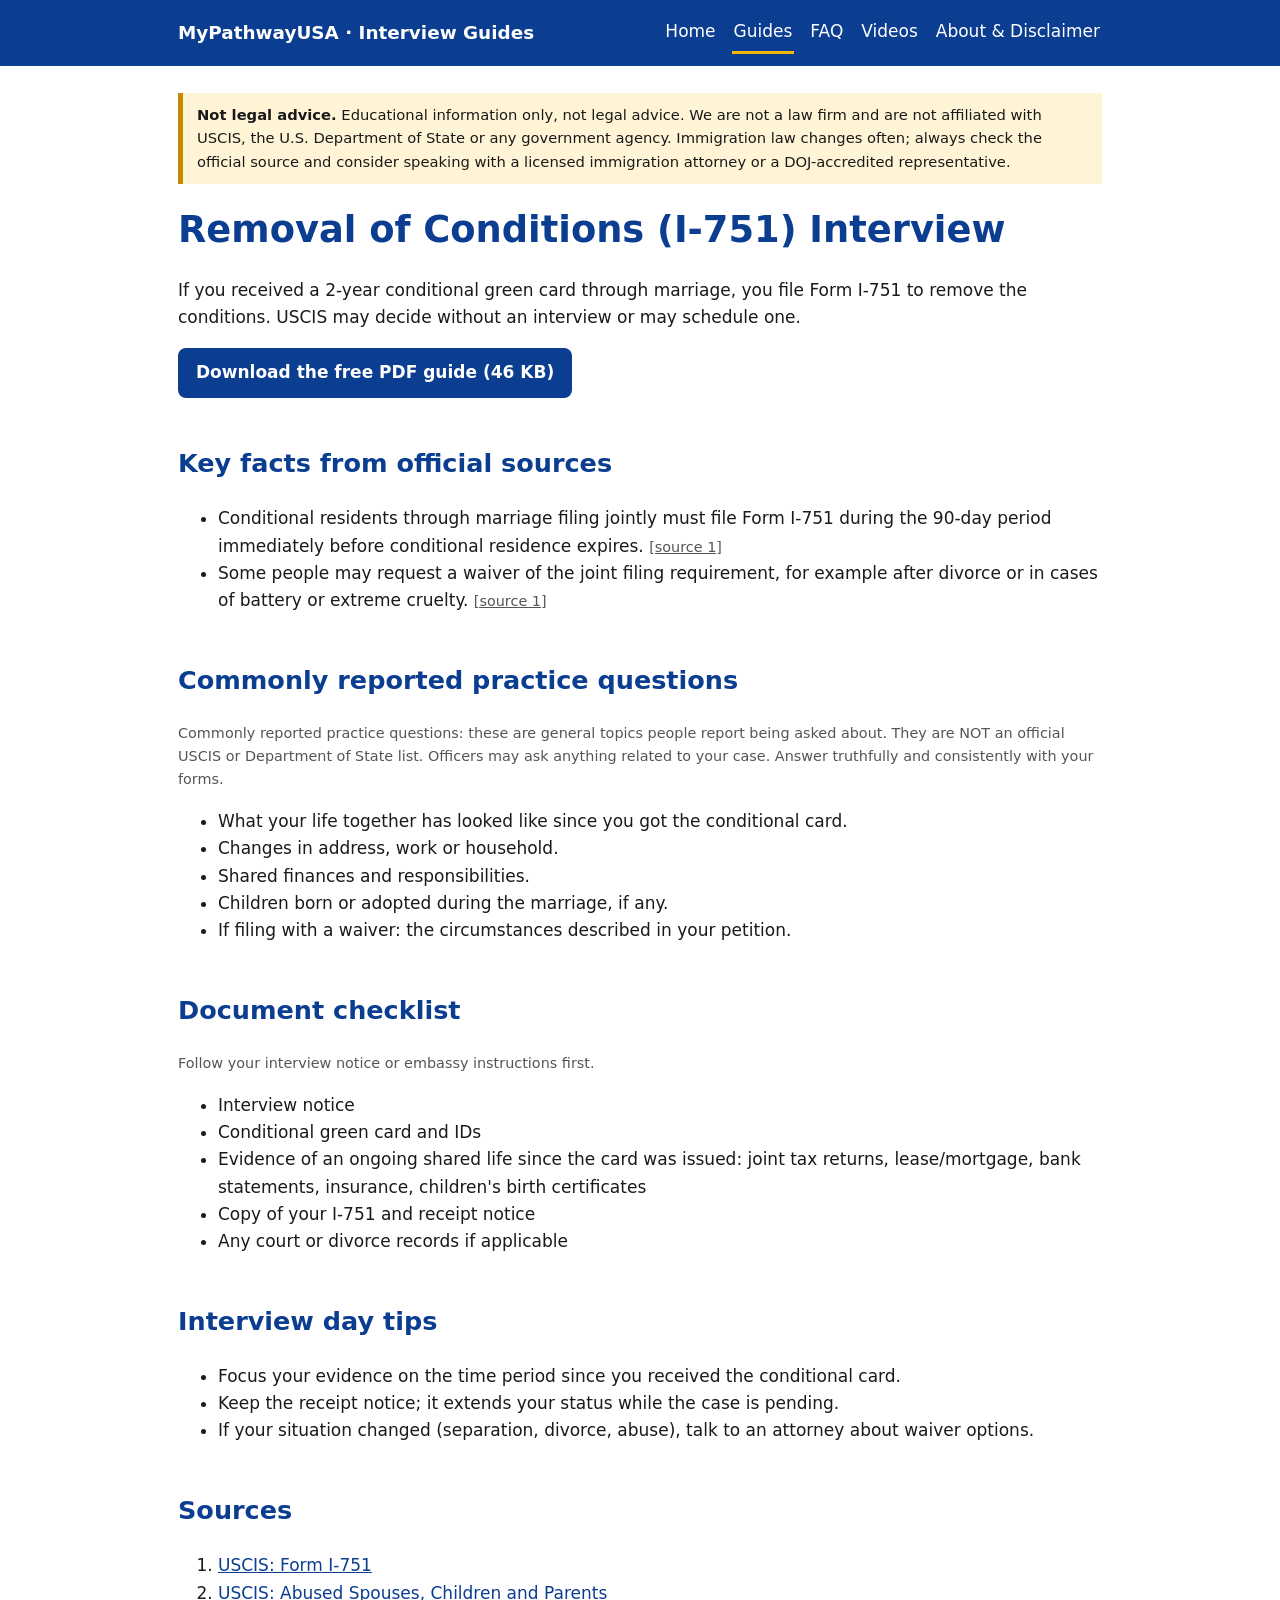
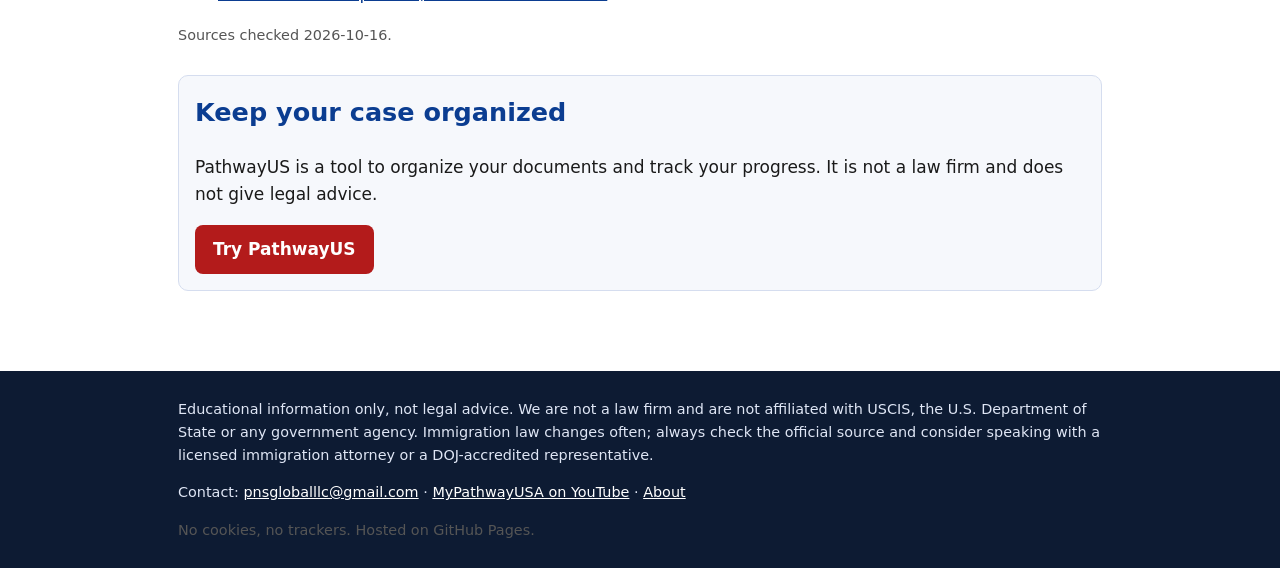
<file: guides/removal-of-conditions-i751.html>
<!doctype html><html lang="en"><head><meta charset="utf-8"><meta name="viewport" content="width=device-width,initial-scale=1">
<title>Removal of Conditions (I-751) Interview | Free Immigration Interview Guides</title><meta name="description" content="Free prep guide and PDF: For conditional residents with a 2-year green card through marriage. Source-cited, not legal advice."><link rel="canonical" href="https://yarosim.github.io/immigration-interview-guides/guides/removal-of-conditions-i751.html">
<meta property="og:type" content="website"><meta property="og:title" content="Removal of Conditions (I-751) Interview"><meta property="og:description" content="Free prep guide and PDF: For conditional residents with a 2-year green card through marriage. Source-cited, not legal advice."><meta property="og:url" content="https://yarosim.github.io/immigration-interview-guides/guides/removal-of-conditions-i751.html"><meta name="twitter:card" content="summary">
<meta name="theme-color" content="#0b3d91"><link rel="stylesheet" href="../assets/style.css"><script type="application/ld+json">{"@context": "https://schema.org", "@type": "WebPage", "name": "Removal of Conditions (I-751) Interview", "description": "Free prep guide and PDF: For conditional residents with a 2-year green card through marriage. Source-cited, not legal advice.", "url": "https://yarosim.github.io/immigration-interview-guides/guides/removal-of-conditions-i751.html", "inLanguage": "en-US"}</script></head>
<body><a class="skip" href="#main">Skip to content</a><header><div class="w"><a class="logo" href="../index.html">MyPathwayUSA · Interview Guides</a><nav aria-label="Main"><ul><li><a href="../index.html">Home</a></li><li><a href="../guides/" aria-current="page">Guides</a></li><li><a href="../faq.html">FAQ</a></li><li><a href="../videos.html">Videos</a></li><li><a href="../about.html">About & Disclaimer</a></li></ul></nav></div></header>
<main id="main"><div class="w"><p class="disc" role="note"><strong>Not legal advice.</strong> Educational information only, not legal advice. We are not a law firm and are not affiliated with USCIS, the U.S. Department of State or any government agency. Immigration law changes often; always check the official source and consider speaking with a licensed immigration attorney or a DOJ-accredited representative.</p><h1>Removal of Conditions (I-751) Interview</h1><p>If you received a 2-year conditional green card through marriage, you file Form I-751 to remove the conditions. USCIS may decide without an interview or may schedule one.</p><p><a class="btn alt" href="../downloads/removal-of-conditions-i751-guide.pdf" download>Download the free PDF guide (46 KB)</a></p>
<h2>Key facts from official sources</h2><ul><li>Conditional residents through marriage filing jointly must file Form I-751 during the 90-day period immediately before conditional residence expires. <a href="#src1" class="note">[source 1]</a></li><li>Some people may request a waiver of the joint filing requirement, for example after divorce or in cases of battery or extreme cruelty. <a href="#src1" class="note">[source 1]</a></li></ul>
<h2>Commonly reported practice questions</h2><p class="note">Commonly reported practice questions: these are general topics people report being asked about. They are NOT an official USCIS or Department of State list. Officers may ask anything related to your case. Answer truthfully and consistently with your forms.</p><ul><li>What your life together has looked like since you got the conditional card.</li><li>Changes in address, work or household.</li><li>Shared finances and responsibilities.</li><li>Children born or adopted during the marriage, if any.</li><li>If filing with a waiver: the circumstances described in your petition.</li></ul>
<h2>Document checklist</h2><p class="note">Follow your interview notice or embassy instructions first.</p><ul><li>Interview notice</li><li>Conditional green card and IDs</li><li>Evidence of an ongoing shared life since the card was issued: joint tax returns, lease/mortgage, bank statements, insurance, children&#x27;s birth certificates</li><li>Copy of your I-751 and receipt notice</li><li>Any court or divorce records if applicable</li></ul>
<h2>Interview day tips</h2><ul><li>Focus your evidence on the time period since you received the conditional card.</li><li>Keep the receipt notice; it extends your status while the case is pending.</li><li>If your situation changed (separation, divorce, abuse), talk to an attorney about waiver options.</li></ul>
<h2>Sources</h2><ol><li id="src1"><a href="https://www.uscis.gov/i-751">USCIS: Form I-751</a></li><li id="src2"><a href="https://www.uscis.gov/humanitarian/abused-spouses-children-and-parents">USCIS: Abused Spouses, Children and Parents</a></li></ol><p class="note">Sources checked 2026-10-16.</p>
<aside class="cta" aria-label="Organizing tool"><h2 style="margin-top:0">Keep your case organized</h2><p>PathwayUS is a tool to organize your documents and track your progress. It is not a law firm and does not give legal advice.</p><a class="btn" href="https://mypathwayusa.com/landing?utm_source=github&utm_medium=site&utm_campaign=interview-guides" rel="noopener">Try PathwayUS</a></aside></div></main>
<footer><div class="w"><p>Educational information only, not legal advice. We are not a law firm and are not affiliated with USCIS, the U.S. Department of State or any government agency. Immigration law changes often; always check the official source and consider speaking with a licensed immigration attorney or a DOJ-accredited representative.</p><p>Contact: <a href="mailto:pnsgloballlc@gmail.com">pnsgloballlc@gmail.com</a> · <a href="https://www.youtube.com/watch?v=2NgMzco5aYo">MyPathwayUSA on YouTube</a> · <a href="../about.html">About</a></p><p class="note">No cookies, no trackers. Hosted on GitHub Pages.</p></div></footer></body></html>
</file>
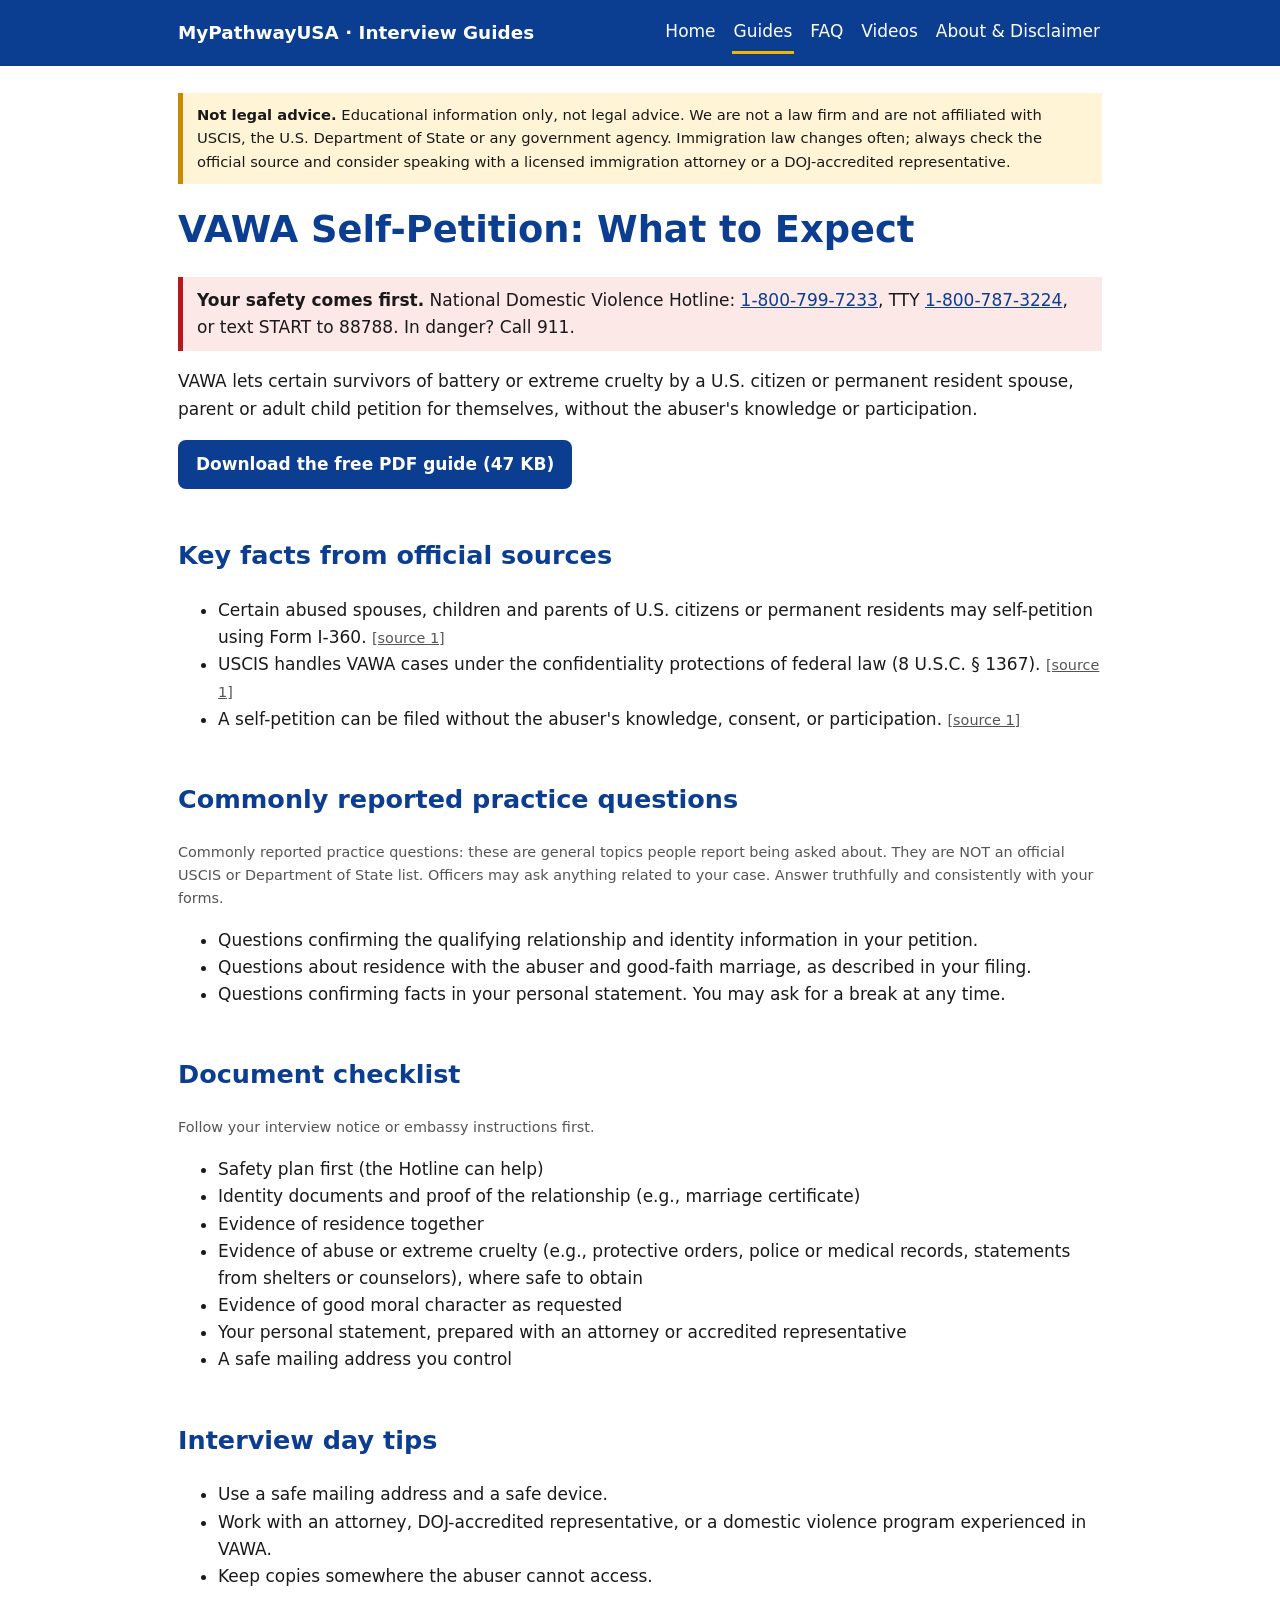
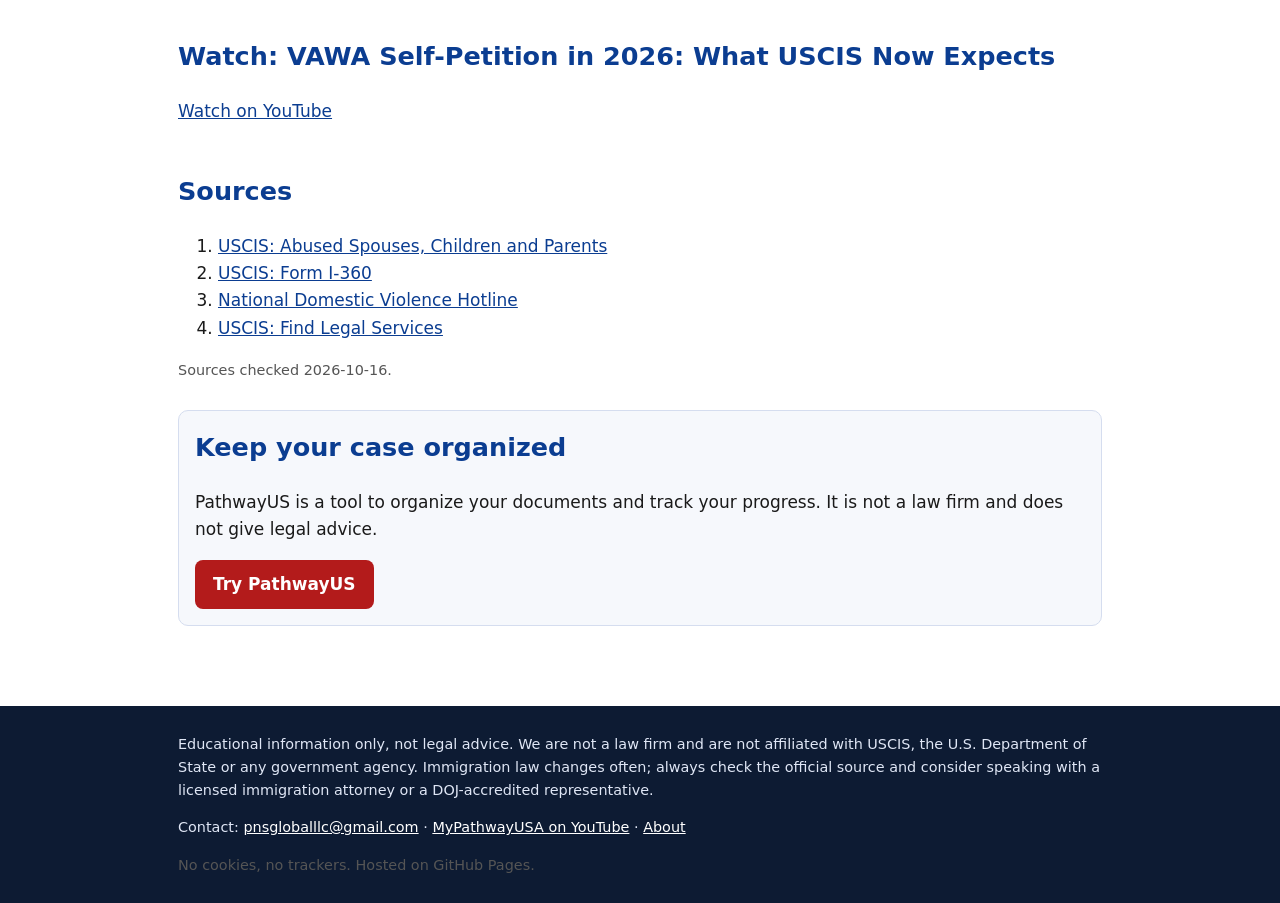
<file: guides/vawa-self-petition.html>
<!doctype html><html lang="en"><head><meta charset="utf-8"><meta name="viewport" content="width=device-width,initial-scale=1">
<title>VAWA Self-Petition: What to Expect | Free Immigration Interview Guides</title><meta name="description" content="Free prep guide and PDF: Sensitive, safety-first guidance for survivors. Source-cited, not legal advice."><link rel="canonical" href="https://yarosim.github.io/immigration-interview-guides/guides/vawa-self-petition.html">
<meta property="og:type" content="website"><meta property="og:title" content="VAWA Self-Petition: What to Expect"><meta property="og:description" content="Free prep guide and PDF: Sensitive, safety-first guidance for survivors. Source-cited, not legal advice."><meta property="og:url" content="https://yarosim.github.io/immigration-interview-guides/guides/vawa-self-petition.html"><meta name="twitter:card" content="summary">
<meta name="theme-color" content="#0b3d91"><link rel="stylesheet" href="../assets/style.css"><script type="application/ld+json">{"@context": "https://schema.org", "@type": "WebPage", "name": "VAWA Self-Petition: What to Expect", "description": "Free prep guide and PDF: Sensitive, safety-first guidance for survivors. Source-cited, not legal advice.", "url": "https://yarosim.github.io/immigration-interview-guides/guides/vawa-self-petition.html", "inLanguage": "en-US"}</script></head>
<body><a class="skip" href="#main">Skip to content</a><header><div class="w"><a class="logo" href="../index.html">MyPathwayUSA · Interview Guides</a><nav aria-label="Main"><ul><li><a href="../index.html">Home</a></li><li><a href="../guides/" aria-current="page">Guides</a></li><li><a href="../faq.html">FAQ</a></li><li><a href="../videos.html">Videos</a></li><li><a href="../about.html">About & Disclaimer</a></li></ul></nav></div></header>
<main id="main"><div class="w"><p class="disc" role="note"><strong>Not legal advice.</strong> Educational information only, not legal advice. We are not a law firm and are not affiliated with USCIS, the U.S. Department of State or any government agency. Immigration law changes often; always check the official source and consider speaking with a licensed immigration attorney or a DOJ-accredited representative.</p><h1>VAWA Self-Petition: What to Expect</h1><p class="hotline"><strong>Your safety comes first.</strong> National Domestic Violence Hotline: <a href="tel:18007997233">1-800-799-7233</a>, TTY <a href="tel:18007873224">1-800-787-3224</a>, or text START to 88788. In danger? Call 911.</p><p>VAWA lets certain survivors of battery or extreme cruelty by a U.S. citizen or permanent resident spouse, parent or adult child petition for themselves, without the abuser&#x27;s knowledge or participation.</p><p><a class="btn alt" href="../downloads/vawa-self-petition-guide.pdf" download>Download the free PDF guide (47 KB)</a></p>
<h2>Key facts from official sources</h2><ul><li>Certain abused spouses, children and parents of U.S. citizens or permanent residents may self-petition using Form I-360. <a href="#src1" class="note">[source 1]</a></li><li>USCIS handles VAWA cases under the confidentiality protections of federal law (8 U.S.C. § 1367). <a href="#src1" class="note">[source 1]</a></li><li>A self-petition can be filed without the abuser&#x27;s knowledge, consent, or participation. <a href="#src1" class="note">[source 1]</a></li></ul>
<h2>Commonly reported practice questions</h2><p class="note">Commonly reported practice questions: these are general topics people report being asked about. They are NOT an official USCIS or Department of State list. Officers may ask anything related to your case. Answer truthfully and consistently with your forms.</p><ul><li>Questions confirming the qualifying relationship and identity information in your petition.</li><li>Questions about residence with the abuser and good-faith marriage, as described in your filing.</li><li>Questions confirming facts in your personal statement. You may ask for a break at any time.</li></ul>
<h2>Document checklist</h2><p class="note">Follow your interview notice or embassy instructions first.</p><ul><li>Safety plan first (the Hotline can help)</li><li>Identity documents and proof of the relationship (e.g., marriage certificate)</li><li>Evidence of residence together</li><li>Evidence of abuse or extreme cruelty (e.g., protective orders, police or medical records, statements from shelters or counselors), where safe to obtain</li><li>Evidence of good moral character as requested</li><li>Your personal statement, prepared with an attorney or accredited representative</li><li>A safe mailing address you control</li></ul>
<h2>Interview day tips</h2><ul><li>Use a safe mailing address and a safe device.</li><li>Work with an attorney, DOJ-accredited representative, or a domestic violence program experienced in VAWA.</li><li>Keep copies somewhere the abuser cannot access.</li></ul><h2>Watch: VAWA Self-Petition in 2026: What USCIS Now Expects</h2><p><a href="https://youtu.be/CGN6CAPIPos">Watch on YouTube</a></p>
<h2>Sources</h2><ol><li id="src1"><a href="https://www.uscis.gov/humanitarian/abused-spouses-children-and-parents">USCIS: Abused Spouses, Children and Parents</a></li><li id="src2"><a href="https://www.uscis.gov/i-360">USCIS: Form I-360</a></li><li id="src3"><a href="https://www.thehotline.org/">National Domestic Violence Hotline</a></li><li id="src4"><a href="https://www.uscis.gov/scams-fraud-and-misconduct/avoid-scams/find-legal-services">USCIS: Find Legal Services</a></li></ol><p class="note">Sources checked 2026-10-16.</p>
<aside class="cta" aria-label="Organizing tool"><h2 style="margin-top:0">Keep your case organized</h2><p>PathwayUS is a tool to organize your documents and track your progress. It is not a law firm and does not give legal advice.</p><a class="btn" href="https://mypathwayusa.com/landing?utm_source=github&utm_medium=site&utm_campaign=interview-guides" rel="noopener">Try PathwayUS</a></aside></div></main>
<footer><div class="w"><p>Educational information only, not legal advice. We are not a law firm and are not affiliated with USCIS, the U.S. Department of State or any government agency. Immigration law changes often; always check the official source and consider speaking with a licensed immigration attorney or a DOJ-accredited representative.</p><p>Contact: <a href="mailto:pnsgloballlc@gmail.com">pnsgloballlc@gmail.com</a> · <a href="https://www.youtube.com/watch?v=2NgMzco5aYo">MyPathwayUSA on YouTube</a> · <a href="../about.html">About</a></p><p class="note">No cookies, no trackers. Hosted on GitHub Pages.</p></div></footer></body></html>
</file>
<file: assets/style.css>
:root{--b:#0b3d91;--a:#b31b1b;--t:#1a1a1a;--m:#555;--bg:#f6f8fc}*{box-sizing:border-box}body{margin:0;font:17px/1.6 system-ui,-apple-system,Segoe UI,Roboto,sans-serif;color:var(--t);background:#fff}
a{color:var(--b)}a:focus,button:focus{outline:3px solid #f2b600;outline-offset:2px}.skip{position:absolute;left:-999px}.skip:focus{left:8px;top:8px;background:#fff;padding:8px;z-index:9}
header{background:var(--b);color:#fff}header .w{display:flex;flex-wrap:wrap;align-items:center;justify-content:space-between;gap:8px}header a{color:#fff;text-decoration:none}.logo{font-weight:800;font-size:1.15rem}
nav ul{list-style:none;margin:0;padding:0;display:flex;flex-wrap:wrap;gap:4px 14px}nav a{padding:6px 2px;display:inline-block}nav a[aria-current]{border-bottom:3px solid #f2b600}
.w{max-width:960px;margin:0 auto;padding:12px 18px}main{min-height:60vh}h1{font-size:clamp(1.6rem,4vw,2.3rem);line-height:1.2;color:var(--b)}h2{color:var(--b);margin-top:1.8em}
.disc{background:#fff4d6;border-left:5px solid #c98a00;padding:10px 14px;font-size:.92rem}.cta{background:var(--bg);border:1px solid #d5ddef;border-radius:10px;padding:16px;margin:28px 0}
.btn{display:inline-block;background:var(--a);color:#fff;padding:11px 18px;border-radius:8px;text-decoration:none;font-weight:700}.btn.alt{background:var(--b)}
.grid{display:grid;grid-template-columns:repeat(auto-fit,minmax(250px,1fr));gap:14px;padding:0;list-style:none}.card{border:1px solid #d5ddef;border-radius:10px;padding:14px;background:#fff}.card h3{margin:.2em 0;font-size:1.1rem}
.note{font-size:.9rem;color:var(--m)}.hotline{background:#fde8e8;border-left:5px solid var(--a);padding:10px 14px}details{border-bottom:1px solid #e3e7f0;padding:8px 0}summary{cursor:pointer;font-weight:600}
.vid{position:relative;padding-top:56.25%}.vid iframe{position:absolute;inset:0;width:100%;height:100%;border:0}footer{background:#0d1b33;color:#dfe6f5;margin-top:40px;font-size:.9rem}footer a{color:#fff}
ol.civ li{margin-bottom:.6em}
</file>
